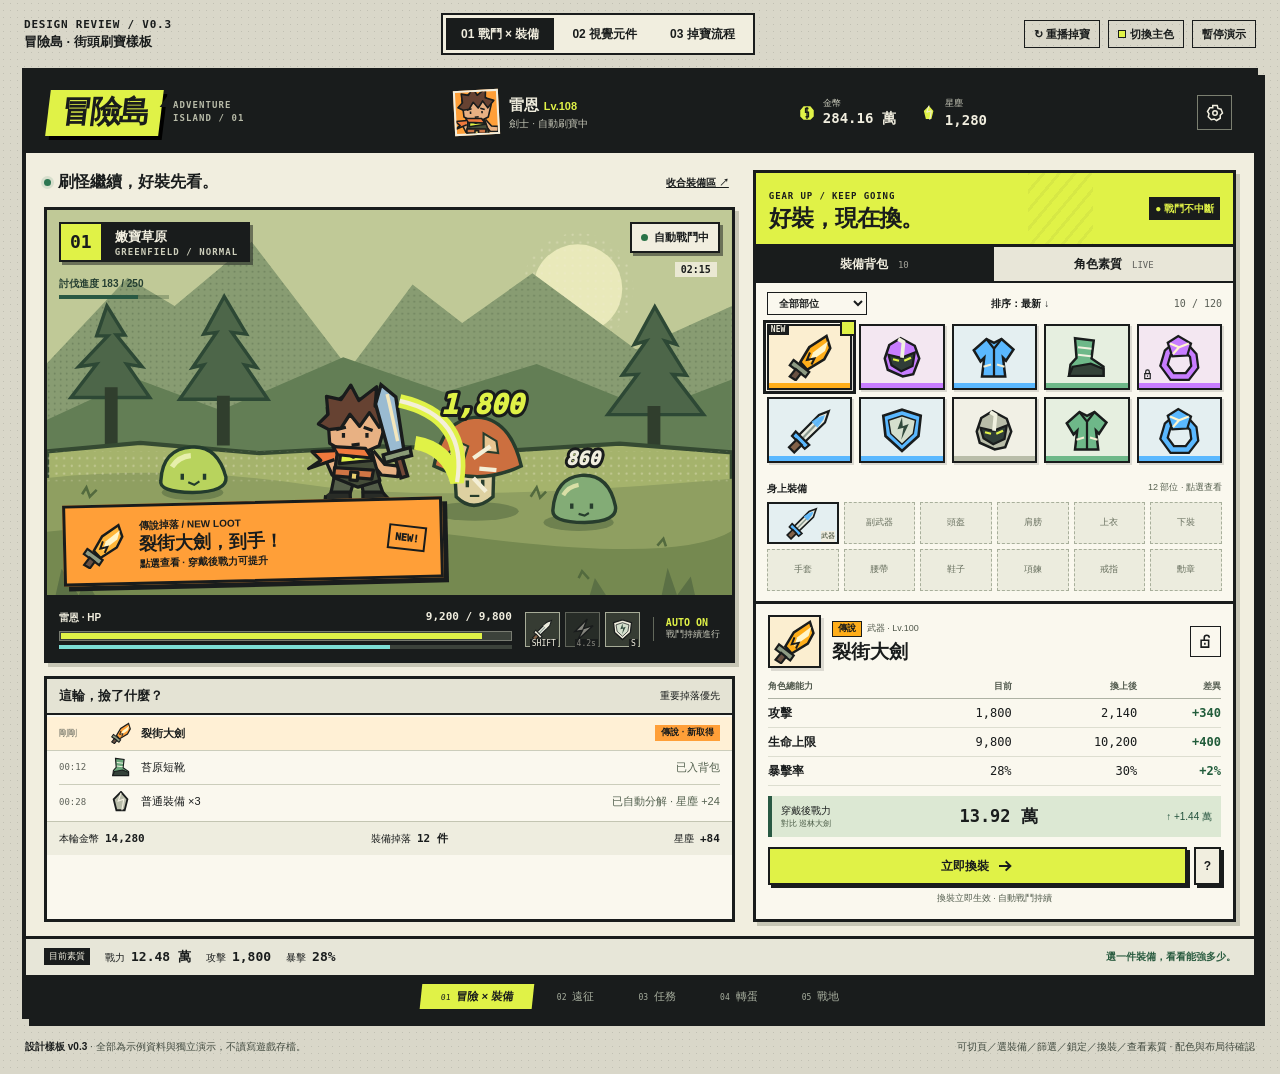
<file: design/mockups/v0.3/index.html>
<!doctype html>
<html lang="zh-Hant">
<head><meta charset="UTF-8"><meta name="viewport" content="width=device-width, initial-scale=1"><title>冒險島 — 街頭刷寶樣板 v0.3</title>
<style>
:root{--ink:#191c1c;--paper:#f1eedf;--muted:#bdbdad;--acid:#e0f247;--orange:#ff9f38;--cyan:#7cddd5;--red:#e74b50;--green:#295943;--line:3px;--mono:'DejaVu Sans Mono','Consolas',monospace;--font:'Noto Sans CJK TC','Microsoft JhengHei','PingFang TC',sans-serif}
*{box-sizing:border-box}body{margin:0;background:#d9d7c9;background-image:radial-gradient(#c1c0b3 .75px,transparent .75px);background-size:7px 7px;color:var(--ink);font:500 14px/1.5 var(--font)}button,select{font:inherit;color:inherit}button{cursor:pointer}button:disabled{cursor:default}button:focus-visible,select:focus-visible,a:focus-visible{outline:3px solid #277e97;outline-offset:4px}button{touch-action:manipulation}a{color:inherit}svg{display:block}button svg{pointer-events:none}.reviewbar{max-width:1552px;margin:auto;display:flex;align-items:center;justify-content:space-between;gap:14px;min-height:68px;padding:10px 24px}.review-id{font:700 11px/1.5 var(--mono);letter-spacing:.07em}.review-id b{display:block;font:800 13px var(--font);letter-spacing:0}.review-tabs{display:flex;background:var(--paper);border:2px solid var(--ink);padding:3px;gap:3px}.review-tabs button{border:0;background:none;padding:7px 15px;font-size:12px;font-weight:800}.review-tabs button.on{background:var(--ink);color:var(--paper)}.review-tools{display:flex;gap:8px}.review-tools button{border:1.5px solid var(--ink);background:transparent;padding:5px 9px;font-size:11px;font-weight:700}.review-tools button:hover{background:var(--paper)}.review-tools .dot{display:inline-block;width:8px;height:8px;background:var(--acid);border:1px solid var(--ink);margin-right:4px}.app{max-width:1504px;margin:0 auto 20px;background:var(--paper);border:4px solid var(--ink);box-shadow:7px 7px 0 var(--ink);overflow:hidden}.topbar{height:81px;background:var(--ink);color:var(--paper);padding:10px 22px;display:flex;align-items:center;justify-content:space-between;gap:18px}.brand{display:flex;align-items:center;gap:12px}.brandmark{position:relative;display:inline-block;background:var(--acid);color:var(--ink);font-size:31px;font-weight:1000;letter-spacing:-2px;line-height:1.15;padding:4px 13px 6px;transform:skew(-7deg);box-shadow:4px 4px 0 #000}.brandmark::after{content:'';position:absolute;right:-6px;top:3px;border-style:solid;border-width:0 0 14px 8px;border-color:transparent transparent var(--ink) transparent}.brand-sub{font:700 9px/1.5 var(--mono);letter-spacing:.12em;color:#b9bca9}.player-chip{display:flex;align-items:center;gap:10px}.portrait{height:45px;width:45px;background:var(--orange);border:2px solid var(--paper);overflow:hidden;transform:rotate(-3deg)}.portrait svg{width:100%;height:100%;transform:scale(1.55) translateY(8%)}.player-chip b{font-size:15px}.player-chip small{display:block;font-size:10px;color:#c6c7b8}.top-res{display:flex;gap:24px}.top-res .res{display:grid;grid-template-columns:18px auto;column-gap:7px;align-items:center}.top-res svg{width:18px;height:18px;color:var(--acid);grid-row:1/3}.top-res b{font:700 14px var(--mono)}.top-res small{font-size:9px;color:#c6c7b8}.settings{background:none;border:1px solid #7b7f70;color:var(--paper);height:35px;width:35px;display:grid;place-items:center}.settings svg{width:18px}.workspace{padding:17px 18px 14px;display:grid;grid-template-columns:minmax(0,1.43fr) minmax(440px,1fr);gap:18px}.leftcol{min-width:0;display:flex;flex-direction:column;gap:13px}.section-cap{display:flex;justify-content:space-between;align-items:center;min-height:24px;font-size:11px;font-weight:800}.section-cap .code{font:700 10px var(--mono);letter-spacing:.08em}.section-cap b{font-size:16px;font-weight:1000}.live-label{display:flex;align-items:center;gap:7px}.live-label i{display:inline-block;width:7px;height:7px;background:#2c7651;box-shadow:0 0 0 3px #2c765122;border-radius:50%}.scene-frame{border:3px solid var(--ink);background:#8d9a65;position:relative;box-shadow:4px 4px 0 #c7c6b5}.battle-view{width:100%;aspect-ratio:16/9;position:relative;overflow:hidden;background:#9aab73}.battle-view>svg{width:100%;height:100%}.area-strip{position:absolute;left:12px;top:12px;display:flex;align-items:stretch;box-shadow:3px 3px 0 #181b1b80}.area-num{background:var(--acid);padding:7px 9px;border:2px solid var(--ink);font:900 18px var(--mono)}.area-name{background:var(--ink);color:var(--paper);padding:5px 12px;font-size:13px;font-weight:900}.area-name small{font:700 9px var(--mono);display:block;color:#cecfbc;letter-spacing:.12em}.autobadge{position:absolute;right:12px;top:12px;border:2px solid var(--ink);background:var(--paper);padding:5px 9px;box-shadow:3px 3px 0 #181b1b80;font-size:11px;font-weight:900;display:flex;align-items:center;gap:6px}.autobadge i{width:7px;height:7px;border-radius:50%;background:#297347}.battle-timer{position:absolute;right:15px;top:52px;font:700 10px var(--mono);background:#f1eedfd9;padding:2px 6px}.target-tag{position:absolute;left:12px;top:66px;font-size:10px;font-weight:800;color:#253f32}.target-track{height:4px;background:#1d392344;width:110px;margin-top:4px}.target-track i{display:block;background:var(--green);width:72%;height:100%}.hero-loop{animation:hero-bob 1.3s ease-in-out infinite}.slime-loop{animation:slime-bob 1.9s ease-in-out infinite}.swing{transform-origin:390px 295px;animation:swing 2.7s ease-in-out infinite}.hit-number{font-family:var(--mono);font-weight:1000;font-style:italic;fill:var(--paper);paint-order:stroke;stroke:#191c1c;stroke-width:7;stroke-linejoin:round;animation:hit-float 2.7s ease-out infinite}.hit-number.crit{fill:var(--acid);font-size:32px}.loot-floor{animation:coin-bob 2s ease-in-out infinite}.battle-hud{border-top:3px solid var(--ink);background:var(--ink);color:var(--paper);padding:9px 12px;display:flex;align-items:center;gap:13px;min-height:65px}.hp-info{flex:1}.hp-label{display:flex;justify-content:space-between;align-items:center;font-size:10px;font-weight:700;margin-bottom:5px}.hp-label b{font-family:var(--mono);font-size:11px}.hp-meter{height:10px;background:#3c423b;border:1px solid #f1eedf55;padding:1px}.hp-meter i{display:block;height:100%;width:93.88%;background:var(--acid);transition:width .25s}.mp-meter{height:4px;margin-top:4px;background:#3c423b}.mp-meter i{display:block;height:100%;width:73%;background:var(--cyan)}.skills{display:flex;gap:5px}.skill{width:35px;height:35px;border:1px solid #a7ac98;display:grid;place-items:center;position:relative;background:#363c33}.skill svg{width:23px;height:23px;color:var(--paper)}.skill span{position:absolute;right:1px;bottom:-2px;background:var(--ink);padding:0 2px;font:8px var(--mono)}.skill.dim{opacity:.5}.auto-status{font:800 10px var(--mono);color:var(--acid);border-left:1px solid #62685b;padding-left:12px}.auto-status small{display:block;color:#c6c7b8;font:9px var(--font)}.loot-toast{position:absolute;left:16px;right:16px;bottom:13px;display:flex;align-items:center;gap:13px;max-width:380px;padding:11px 14px;background:var(--orange);color:var(--ink);border:3px solid var(--ink);box-shadow:5px 5px 0 var(--ink);transform:rotate(-1.4deg);text-align:left;z-index:4}.loot-toast[hidden]{display:none}.loot-toast .item-art{width:46px;height:46px}.loot-toast strong{display:block;font-size:18px;font-weight:1000;line-height:1.3}.loot-toast small{display:block;font-size:10px;font-weight:800}.loot-toast .stamp{margin-left:auto;font:1000 10px var(--mono);border:2px solid var(--ink);padding:5px;transform:rotate(8deg)}.loot-toast.pop{animation:stamp-in .35s ease-out}.loot-section{border:3px solid var(--ink);background:#faf8ee;flex:1;min-height:156px}.loot-head{display:flex;align-items:center;justify-content:space-between;border-bottom:2px solid var(--ink);padding:7px 12px;background:#e4e3d4;gap:8px}.loot-head h3{font-size:13px;font-weight:1000;margin:0}.loot-head small{font-size:10px}.loot-list{padding:2px 12px}.loot-row{display:grid;grid-template-columns:42px 22px 1fr auto;gap:9px;align-items:center;min-height:34px;border-bottom:1px solid #cbcdbb;font-size:11px}.loot-row:last-child{border-bottom:0}.loot-row time{font:9px var(--mono);color:#5e6259}.loot-row svg{width:22px;height:22px}.loot-row strong{font-size:11px}.loot-row .badge{font-size:9px;padding:1px 6px;background:#e2e9d4;font-weight:900}.loot-row.feature{background:#fff0d5;margin:0 -12px;padding:0 12px}.loot-row.feature .badge{background:var(--orange)}.loot-row .minor{color:#53614f}.session-summary{padding:9px 12px;display:flex;justify-content:space-between;font-size:10px;background:#eeeddf;border-top:1px solid #c3c5b2}.session-summary b{font:800 11px var(--mono);margin-left:6px}.manager{border:3px solid var(--ink);background:#faf8ee;box-shadow:4px 4px 0 #c7c6b5;display:flex;flex-direction:column;min-width:0}.manager-title{display:flex;align-items:center;justify-content:space-between;padding:11px 13px;background:var(--acid);border-bottom:3px solid var(--ink)}.manager-title h2{margin:0;font-size:23px;line-height:1.2;font-weight:1000;letter-spacing:-1px}.manager-title small{font:800 9px var(--mono);letter-spacing:.1em}.manager-title .live-bullet{background:var(--ink);color:var(--acid);padding:4px 6px;font-size:10px;font-weight:800}.manager-tabs{display:flex;border-bottom:2px solid var(--ink)}.manager-tabs button{width:50%;border:0;border-right:2px solid var(--ink);padding:8px;background:#e8e6d8;font-size:12px;font-weight:900}.manager-tabs button:last-child{border:0}.manager-tabs button.on{background:var(--ink);color:var(--paper)}.manager-tabs button span{font:9px var(--mono);margin-left:7px;opacity:.65}.bagtools{display:flex;justify-content:space-between;align-items:center;padding:9px 11px;gap:7px;font-size:10px}.bagtools select{min-width:100px;border:1.5px solid var(--ink);background:transparent;padding:4px 7px;font-size:10px;font-weight:700}.bagtools button{background:none;border:0;padding:3px;font-size:10px;font-weight:800}.bag-count{font:10px var(--mono);color:#5a5f56}.bag-grid{display:grid;grid-template-columns:repeat(5,minmax(0,1fr));gap:7px;padding:0 11px 11px;min-height:154px;align-content:start}.gear-tile{height:66px;border:2px solid var(--ink);position:relative;background:var(--tint,#e8e6dc);display:flex;align-items:center;justify-content:center;box-shadow:2px 2px 0 #191c1c22;padding:4px}.gear-tile::after{content:'';height:5px;position:absolute;left:0;right:0;bottom:0;background:var(--rare)}.gear-tile .item-art{width:48px;height:48px}.gear-tile.selected{outline:3px solid var(--ink);outline-offset:1px}.gear-tile.selected::before{content:'';position:absolute;top:-6px;right:-6px;width:12px;height:12px;background:var(--acid);border:2px solid var(--ink);z-index:2}.gear-tile .tile-new{position:absolute;top:-2px;left:-2px;background:var(--ink);color:var(--paper);padding:1px 4px;font:800 8px var(--mono);z-index:1}.gear-tile .tile-up{position:absolute;right:4px;top:2px;font-size:10px;color:var(--ink);font-weight:1000}.gear-tile .tile-lock{position:absolute;left:3px;bottom:8px;z-index:1}.tile-lock{color:var(--ink)}.tile-lock svg{width:11px;height:11px}.gear-tile .tile-eq{position:absolute;top:-2px;left:-2px;background:var(--green);color:white;padding:1px 3px;font-size:8px;z-index:1}.worn-section{padding:0 11px 10px}.worn-head{display:flex;justify-content:space-between;font-size:10px;font-weight:800;padding:3px 0 6px}.worn-head small{font-size:9px;font-weight:500;color:#56604f}.worn-grid{display:grid;grid-template-columns:repeat(6,1fr);gap:5px}.worn-cell{min-width:0;height:42px;border:1.5px dashed #a8af9b;background:#ececde;display:flex;align-items:center;justify-content:center;position:relative;color:#68705f;font-size:9px}.worn-cell.occupied{border:2px solid var(--ink);background:var(--tint);color:var(--rare);cursor:pointer}.worn-cell.selected{box-shadow:0 0 0 2px var(--ink)}.worn-cell .item-art{width:35px;height:35px}.worn-cell .slot-tag{position:absolute;bottom:0;right:2px;font-size:7px;color:#35412e;background:#f1eedfe8}.compare{border-top:3px solid var(--ink);padding:11px 12px 13px;margin-top:auto}.item-heading{display:flex;align-items:center;gap:11px;margin-bottom:9px}.item-heading .iconbox{width:53px;height:53px;border:2px solid var(--ink);background:var(--tint);box-shadow:3px 3px 0 #191c1c22;display:grid;place-items:center;flex:none}.item-heading .item-art{width:45px;height:45px}.item-heading .item-copy{flex:1;min-width:0}.rarity-tag{font-size:9px;font-weight:1000;display:inline-block;background:var(--rare);border:1.5px solid var(--ink);padding:0px 5px;margin-right:5px}.item-heading small{font-size:9px;color:#50584b}.item-heading h3{font-size:19px;font-weight:1000;margin:2px 0 0;line-height:1.4}.lockbtn{width:31px;height:31px;border:1.5px solid var(--ink);background:transparent;display:grid;place-items:center}.lockbtn svg{width:15px;height:15px}.lockbtn[aria-pressed="true"]{background:var(--acid)}.comparison-table{width:100%;border-collapse:collapse;font-size:11px;font-variant-numeric:tabular-nums}.comparison-table th{font-size:9px;font-weight:600;color:#545c50;padding:3px 0 5px;text-align:right;border-bottom:1px solid #aeb2a4}.comparison-table th:first-child{text-align:left}.comparison-table td{padding:5px 0;border-bottom:1px solid #ddded0;text-align:right;font-family:var(--mono);font-size:12px}.comparison-table td:first-child{text-align:left;font-family:var(--font);font-weight:700}.positive{color:#215c3a;font-weight:900}.negative{color:#a52637;font-weight:900}.delta-band{margin-top:10px;padding:7px 9px;display:flex;align-items:center;justify-content:space-between;background:#dce8d3;border-left:4px solid var(--green);font-size:10px;gap:5px}.delta-band strong{font:900 17px var(--mono)}.delta-band .big-delta{color:#23523c}.delta-band small{display:block;font-size:8px;color:#4b5c47}.action-row{display:flex;gap:7px;margin-top:10px}.btn{border:2px solid var(--ink);background:var(--paper);box-shadow:3px 3px 0 var(--ink);padding:8px 12px;font-weight:900;font-size:12px;display:inline-flex;align-items:center;justify-content:center;gap:8px;transition:transform .08s,box-shadow .08s}.btn:hover:not(:disabled){transform:translate(-1px,-1px);box-shadow:4px 4px 0 var(--ink)}.btn:active:not(:disabled){transform:translate(3px,3px);box-shadow:0 0 0 var(--ink)}.btn.primary{background:var(--acid)}.btn.danger{background:var(--red);color:var(--ink)}.btn:disabled{background:#d4d6c8;color:#62695b;box-shadow:none}.action-row .btn{flex:1}.action-row .btn.icon-only{flex:0;width:39px;padding:8px}.btn svg{width:16px;height:16px}.equip-note{font-size:9px;text-align:center;margin:7px 0 0;color:#535d4e}.stats-pane{padding:16px 15px;flex:1;display:flex;flex-direction:column;gap:14px}.stats-pane[hidden],.bag-pane[hidden]{display:none}.bag-pane{display:flex;flex-direction:column;flex:1}.power-poster{background:var(--ink);color:var(--paper);padding:15px;border:2px solid var(--ink);position:relative;overflow:hidden}.power-poster::after{content:'+';position:absolute;right:10px;top:-23px;font:900 115px var(--mono);color:#e0f24715}.power-poster label{font-size:10px;color:var(--acid);letter-spacing:.1em}.power-poster strong{display:block;font:900 37px/1.3 var(--mono);letter-spacing:-1px}.power-poster small{font-size:10px;color:#c6c7b8}.stat-group h4{margin:0 0 5px;display:flex;justify-content:space-between;font-size:12px;border-bottom:2px solid var(--ink);padding-bottom:5px}.stat-group h4 span{font:9px var(--mono);opacity:.55}.stat-line{display:flex;justify-content:space-between;font-size:12px;padding:5px 0;border-bottom:1px solid #d8d9c9}.stat-line b{font-family:var(--mono)}.source-note{font-size:10px;line-height:1.9;background:#e5e7d9;padding:10px;margin-top:auto;border-left:3px solid var(--ink)}.stats-entry{display:flex;align-items:center;gap:15px;background:#e7e6d8;border-top:3px solid var(--ink);padding:9px 18px;font-size:10px}.stats-entry b{font:800 13px var(--mono);margin-left:6px}.stats-entry .cp-label{background:var(--ink);color:var(--paper);padding:2px 5px;font-size:9px}.stats-entry .change-hint{margin-left:auto;color:#295b3f;font-size:10px;font-weight:800;min-height:16px}.bottom-nav{display:flex;justify-content:center;gap:4px;background:var(--ink);padding:7px 14px;color:var(--paper);border-top:2px solid var(--ink)}.bottom-nav .nav-label{padding:4px 20px;font-size:11px;color:#a8af9f}.bottom-nav .nav-label.active{background:var(--acid);color:var(--ink);font-weight:900;transform:skew(-6deg)}.bottom-nav .nav-label small{font:8px var(--mono);margin-right:6px}.page{display:none}.page.active{display:block}.design-foot{max-width:1504px;margin:8px auto 20px;padding:0 3px;display:flex;justify-content:space-between;font-size:10px;color:#424b40}.design-foot b{color:var(--ink)}.snack{position:fixed;bottom:28px;left:50%;transform:translateX(-50%);background:var(--ink);color:var(--paper);padding:12px 22px;border:3px solid var(--acid);box-shadow:5px 5px 0 var(--ink);font-size:13px;font-weight:900;z-index:30;pointer-events:none}.snack[hidden]{display:none}.illustration-label{position:absolute;left:12px;bottom:9px;font-size:8px;color:#29392dcc;letter-spacing:.08em;pointer-events:none}
/* review boards */
.board{max-width:1504px;margin:0 auto 20px;border:4px solid var(--ink);background:var(--paper);box-shadow:7px 7px 0 var(--ink);padding:27px 30px}.board-title{display:flex;justify-content:space-between;align-items:flex-end;border-bottom:4px solid var(--ink);padding-bottom:20px;margin-bottom:22px}.board-title .eyebrow{font:800 11px var(--mono);letter-spacing:.12em}.board-title h1{font-size:48px;font-weight:1000;line-height:1.25;margin:8px 0 0;letter-spacing:-2px}.board-title h1 em{font-style:normal;background:var(--acid);padding:0 8px;display:inline-block;transform:rotate(-2deg)}.board-title p{font-size:12px;margin:0;max-width:330px;line-height:1.9}.board-grid{display:grid;grid-template-columns:1.05fr 1fr 1fr;gap:20px}.spec-card{border:3px solid var(--ink);background:#faf8ee;box-shadow:4px 4px 0 #c7c6b5;min-width:0}.manager-title{position:relative;overflow:hidden}.manager-title::after{content:"";position:absolute;right:140px;top:-16px;width:65px;height:100px;background:repeating-linear-gradient(130deg,transparent 0 9px,#191c1c0c 9px 12px);pointer-events:none}.spec-card .spec-head{padding:8px 12px;background:var(--ink);color:var(--paper);font-size:12px;font-weight:900;display:flex;justify-content:space-between}.spec-head span{font:9px var(--mono);color:#b8bfab}.spec-body{padding:15px}.palette{display:flex;gap:6px}.swatch{flex:1;min-width:0}.swatch i{display:block;height:70px;border:2px solid var(--ink);box-shadow:2px 2px 0 var(--ink);background:var(--c)}.swatch b{font-size:9px;display:block;margin-top:8px}.swatch code{font:8px var(--mono)}.spec-desc{font-size:10px;line-height:1.9;margin:12px 0 0;color:#4c5549}.type-display{font-size:36px;letter-spacing:-2px;font-weight:1000;line-height:1.5;transform:skew(-5deg)}.type-display em{font-style:normal;-webkit-text-stroke:1.5px var(--ink);color:var(--acid);text-shadow:3px 3px 0 var(--ink)}.type-number{font:900 29px/1.5 var(--mono);letter-spacing:-1px}.type-body{border-top:1px solid #c7cab8;padding-top:10px;font-size:12px}.button-matrix{display:grid;grid-template-columns:1fr 1fr;gap:12px}.rarity-board{display:grid;grid-template-columns:repeat(4,minmax(0,1fr));gap:11px}.rarity-sample{font-size:10px;text-align:center}.rarity-sample .gear-tile{height:59px;cursor:default;width:100%;margin-bottom:5px}.rarity-sample:last-child .gear-tile{background:var(--acid)}.spec-card.wide{grid-column:span 2}.status-row{display:flex;gap:12px;align-items:center;flex-wrap:wrap}.status-chip{font-size:10px;font-weight:900;background:var(--acid);border:2px solid var(--ink);padding:4px 7px;box-shadow:2px 2px 0 var(--ink)}.status-chip.warn{background:#ffb7ac}.status-chip.neutral{background:#e2e4d4}.tooltip-sample{background:var(--ink);color:var(--paper);padding:11px 13px;border:2px solid var(--ink);position:relative;margin-top:18px;font-size:11px;box-shadow:4px 4px 0 #b6bea4;max-width:370px}.tooltip-sample::before{content:'';position:absolute;top:-9px;left:20px;width:14px;height:14px;background:var(--ink);transform:rotate(45deg)}.tooltip-sample b{color:var(--acid);display:block;margin-bottom:4px}.loot-sample{border:3px solid var(--ink);background:var(--orange);padding:15px;box-shadow:5px 5px 0 var(--ink);transform:rotate(-2deg);margin:12px 6px 16px;display:flex;align-items:center;gap:15px}.loot-sample .item-art{width:55px;height:55px}.loot-sample b{font-weight:1000;font-size:24px;display:block;line-height:1.35}.loot-sample small{font-size:11px}.mini-rules{display:grid;grid-template-columns:repeat(3,1fr);gap:10px;border-top:3px solid var(--ink);margin-top:24px;padding-top:13px;font-size:11px}.mini-rules b{display:block;margin-bottom:3px;font-size:12px}.flow-grid{display:grid;grid-template-columns:repeat(2,minmax(0,1fr));gap:22px}.flow-card{border:3px solid var(--ink);box-shadow:4px 4px 0 var(--ink);background:#faf8ee;display:grid;grid-template-columns:72px 1fr;min-height:265px}.flow-num{border-right:3px solid var(--ink);background:var(--acid);font:1000 37px var(--mono);padding:14px 7px;writing-mode:vertical-rl;line-height:1.3}.flow-content{padding:17px 20px}.flow-content h2{font-size:19px;margin:0 0 5px;font-weight:1000}.flow-content p{font-size:11px;margin:0 0 12px;color:#53604e}.flow-item{display:flex;align-items:center;gap:15px;border:2px solid var(--ink);background:var(--orange);padding:12px;box-shadow:3px 3px 0 var(--ink)}.flow-item .item-art{width:55px;height:55px}.flow-item strong{font-size:22px;font-weight:1000;display:block}.flow-item small{font-size:10px}.flow-card .comparison-table td,.flow-card .comparison-table th{font-size:11px;padding:6px 0}.flow-equip{background:var(--ink);color:var(--paper);padding:13px;display:flex;justify-content:space-between;align-items:center}.flow-equip svg{width:37px;height:37px;color:var(--acid)}.flow-equip b{font-size:19px;color:var(--acid)}.flow-metrics{display:flex;gap:20px;margin-top:14px}.flow-metrics small{display:block;font-size:9px;color:#53604e}.flow-metrics strong{font:900 20px var(--mono)}.flow-checks{display:flex;gap:7px;flex-wrap:wrap;margin-top:14px}.flow-checks span{font-size:10px;font-weight:900;padding:4px 7px;border:1.5px solid var(--ink);background:#dde9d1}.flow-cta{display:flex;justify-content:space-between;align-items:center;border-top:3px solid var(--ink);padding-top:17px;margin-top:24px}.flow-cta p{font-size:12px;margin:0}.modal-overlay{position:fixed;inset:0;background:#10181099;z-index:40;display:grid;place-items:center;padding:20px}.modal-overlay[hidden]{display:none}.modal-card{max-width:460px;width:100%;background:var(--paper);border:4px solid var(--ink);padding:24px;box-shadow:8px 8px 0 var(--ink)}.modal-card h2{margin:0 0 12px;font-size:24px}.modal-card p{font-size:13px;line-height:1.9}.modal-card .btn{width:100%;margin-top:12px}.frozen *{animation-play-state:paused!important}.compact-mode .workspace{grid-template-columns:1fr}.compact-mode .manager{display:none}.compact-mode .leftcol{max-width:1040px;width:100%;margin:auto}.compact-mode .loot-section{min-height:130px}
@keyframes hero-bob{0%,100%{transform:translateY(0)}50%{transform:translateY(-3px)}}@keyframes slime-bob{0%,100%{transform:translateY(0)}50%{transform:translateY(-5px)}}@keyframes swing{0%,70%,100%{opacity:0}75%,86%{opacity:.9}90%{opacity:0}}@keyframes hit-float{0%,68%{opacity:0;transform:translateY(10px)}72%{opacity:1;transform:translateY(2px)}96%,100%{opacity:0;transform:translateY(-18px)}}@keyframes coin-bob{0%,100%{transform:translateY(0)}50%{transform:translateY(-3px)}}@keyframes stamp-in{0%{transform:rotate(-6deg) scale(1.13);opacity:0}80%{transform:rotate(-1deg) scale(.98);opacity:1}100%{transform:rotate(-1.4deg) scale(1)}}
@media(min-width:1560px){.workspace{grid-template-columns:minmax(0,1.5fr) minmax(465px,1fr)}}
@media(max-width:1550px){.app,.board,.design-foot{margin-left:22px;margin-right:22px}}
@media(max-width:1250px){.top-res{gap:13px}.brand-sub{display:none}.workspace{grid-template-columns:minmax(0,1.25fr) minmax(410px,1fr);gap:13px;padding:13px}.loot-toast{max-width:340px;padding:8px 10px}.loot-toast strong{font-size:16px}.topbar{height:72px}.manager-title h2{font-size:21px}.skills .skill{width:29px;height:30px}.reviewbar{gap:8px}.review-id{font-size:9px}.review-tabs button{padding:7px 10px}.board-title h1{font-size:40px}.board{padding:24px}.board-grid{gap:14px}}
@media(max-width:1000px){.reviewbar{flex-wrap:wrap;padding:10px 15px}.review-tabs{order:3;width:100%;justify-content:center}.app,.board,.design-foot{margin-left:12px;margin-right:12px}.workspace{grid-template-columns:minmax(0,1fr)}.leftcol{max-width:none}.manager{max-width:none}.bag-grid{grid-template-columns:repeat(5,1fr)}.gear-tile{height:80px}.top-res .res:last-child{display:none}.stats-entry{flex-wrap:wrap;gap:9px}.bottom-nav .nav-label{padding:5px 8px}.board-grid{grid-template-columns:1fr 1fr}.spec-card.wide{grid-column:span 1}.board-title{align-items:flex-start;gap:20px}.board-title p{max-width:260px}.flow-grid{grid-template-columns:1fr}.flow-card{min-height:240px}.board-title h1{font-size:34px}}
@media(max-width:620px){.topbar{padding:10px;gap:9px}.brandmark{font-size:24px}.player-chip{display:none}.top-res{gap:5px}.top-res b{font-size:11px}.section-cap .code{font-size:8px}.board-grid{grid-template-columns:1fr}.board-title{display:block}.board-title p{margin-top:15px;max-width:none}.mini-rules{grid-template-columns:1fr}.flow-cta{gap:15px;flex-direction:column;align-items:flex-start}.design-foot{display:block}.review-tools{gap:5px}.review-tools button{font-size:10px}.skills{gap:3px}.skills .skill{width:27px}.auto-status{display:none}.loot-toast{max-width:270px;gap:7px}.loot-toast strong{font-size:14px}.loot-toast .item-art{width:34px;height:34px}.loot-toast .stamp{font-size:8px}.target-tag{top:60px}.board{padding:18px}.flow-content{padding:15px}.flow-card{grid-template-columns:48px 1fr}.flow-num{font-size:26px}.brand-sub{display:none}}
@media(prefers-reduced-motion:reduce){*{animation:none!important;scroll-behavior:auto!important}}
</style></head>
<body>
<svg xmlns="http://www.w3.org/2000/svg" style="position:absolute;width:0;height:0;overflow:hidden" aria-hidden="true"><defs>
<symbol id="i-arrow" viewBox="0 0 24 24"><path d="M3 12h17M13 5l7 7-7 7" fill="none" stroke="currentColor" stroke-width="3" stroke-linejoin="miter"/></symbol>
<symbol id="i-check" viewBox="0 0 24 24"><path d="m4 12 5 5L20 5" fill="none" stroke="currentColor" stroke-width="3.4"/></symbol>
<symbol id="i-lock" viewBox="0 0 24 24"><path d="M6 10h12v11H6zM8 10V6a4 4 0 0 1 8 0v4" fill="none" stroke="currentColor" stroke-width="2.5"/><path d="M12 14v3" stroke="currentColor" stroke-width="2.5"/></symbol>
<symbol id="i-unlock" viewBox="0 0 24 24"><path d="M5 10h12v11H5zM10 10V6a4 4 0 0 1 8 0" fill="none" stroke="currentColor" stroke-width="2.5"/><path d="M11 14v3" stroke="currentColor" stroke-width="2.5"/></symbol>
<symbol id="i-coin" viewBox="0 0 24 24"><path d="m7 2 10 0 5 6v9l-5 5H7l-5-5V8z" fill="currentColor" stroke="#191c1c" stroke-width="2"/><path d="M14 6h-4v5h4v6h-4M12 4v16" fill="none" stroke="#191c1c" stroke-width="1.7"/></symbol>
<symbol id="i-star" viewBox="0 0 24 24"><path d="m12 1 3.7 7.1 7.8 1.2-5.7 5.6 1.3 8-7.1-3.8L5 23l1.3-8.1L.6 9.3l7.8-1.2z" fill="currentColor" stroke="#191c1c" stroke-width="2"/></symbol>
<symbol id="i-gear" viewBox="0 0 24 24"><path d="m9 2 6 0 1 4 4 1 2 5-3 3v4l-5 3-3-2-4 1-4-4 1-4-2-3 3-5 4 0z" fill="none" stroke="currentColor" stroke-width="2"/><circle cx="12" cy="12" r="3" fill="none" stroke="currentColor" stroke-width="2"/></symbol>
<symbol id="i-sword" viewBox="0 0 64 64"><path d="m15 41 29-29L57 7l-5 15-28 27z" fill="#e9ece0" stroke="#191c1c" stroke-width="3"/><path d="m22 43 27-28" fill="none" stroke="#8d9c92" stroke-width="3"/><path d="m13 34 18 18-6 5L8 40z" fill="currentColor" stroke="#191c1c" stroke-width="3"/><path d="m14 45 7 7-10 10-7-7z" fill="#826249" stroke="#191c1c" stroke-width="3"/><path d="m34 21 8 8 8-11 2-6-9 3z" fill="currentColor" opacity=".9"/></symbol>
<symbol id="i-cleaver" viewBox="0 0 64 64"><path d="m19 39 12-20L54 4l5 16-8 15-23 14z" fill="currentColor" stroke="#191c1c" stroke-width="3.5"/><path d="m31 39 21-15 4-13-20 15z" fill="#fff5c9"/><path d="m32 26-4 10 10-2-4 8" fill="none" stroke="#191c1c" stroke-width="2.7"/><path d="m10 36 21 16-5 7L5 43z" fill="#8e9b83" stroke="#191c1c" stroke-width="3"/><path d="m13 48 7 6-7 9-8-5z" fill="#6a5142" stroke="#191c1c" stroke-width="3"/></symbol>
<symbol id="i-helmet" viewBox="0 0 64 64"><path d="M9 34 15 16 30 7l19 10 6 17-8 21-14 3-20-9z" fill="currentColor" stroke="#191c1c" stroke-width="3.3"/><path d="m14 29 17 4 18-7-3 18-15 7-13-8z" fill="#303d38" stroke="#191c1c" stroke-width="3"/><path d="m27 8 7 4-2 21" fill="none" stroke="#f0f1df" stroke-width="5"/><path d="m20 35 8 2m7 0 9-4" stroke="#e0f247" stroke-width="3"/></symbol>
<symbol id="i-coat" viewBox="0 0 64 64"><path d="m22 8 10 5 10-5 16 14-10 15-4-4 3 25H16l3-25-5 5L5 23z" fill="currentColor" stroke="#191c1c" stroke-width="3.3"/><path d="m22 8 10 13L42 8M32 21v37" fill="none" stroke="#191c1c" stroke-width="3"/><path d="m18 45 10-3m8 0 10 3" stroke="#f5f0d4" stroke-width="3"/></symbol>
<symbol id="i-boots" viewBox="0 0 64 64"><path d="m16 7 25 3-3 24 16 11v12H8l2-15 8-9z" fill="currentColor" stroke="#191c1c" stroke-width="3.3"/><path d="m13 45 24-4 17 7v9H8z" fill="#344239" stroke="#191c1c" stroke-width="3"/><path d="m20 19 18 2m-18 8 17 2" stroke="#f0f1df" stroke-width="3"/></symbol>
<symbol id="i-ring" viewBox="0 0 64 64"><path d="m17 26 8-7 17 1 9 10 2 15-10 13H23L12 43z" fill="none" stroke="#191c1c" stroke-width="12"/><path d="m17 26 8-7 17 1 9 10 2 15-10 13H23L12 43z" fill="none" stroke="currentColor" stroke-width="6"/><path d="m17 13 14-9 17 10-5 16-20 1z" fill="currentColor" stroke="#191c1c" stroke-width="3"/><path d="m20 14 12 5 13-5M32 19l-8 9" fill="none" stroke="#fff5ce" stroke-width="3"/></symbol>
<symbol id="i-shield" viewBox="0 0 64 64"><path d="m7 13 25-8 25 8-3 27-22 20L10 40z" fill="currentColor" stroke="#191c1c" stroke-width="3.5"/><path d="m14 19 18-6 18 6-3 18-15 14-15-14z" fill="#d4dfcd" stroke="#191c1c" stroke-width="2"/><path d="m32 15-6 16 8-2-3 16 10-21-8 3z" fill="#314b3d"/></symbol>
<symbol id="i-skill" viewBox="0 0 24 24"><path d="m17 1-13 13 8-1-5 10L23 8l-10 3z" fill="currentColor" stroke="#191c1c" stroke-width="1.5"/></symbol>
<symbol id="i-dust" viewBox="0 0 24 24"><path d="m12 1 7 8-3 12H7L4 9z" fill="currentColor" stroke="#191c1c" stroke-width="2"/><path d="m12 2-3 9 6-2-2 12" fill="none" stroke="#f1eedf" stroke-width="1.3"/></symbol>
<symbol id="hero" viewBox="0 0 130 160"><g stroke="#191c1c" stroke-width="4" stroke-linejoin="round"><path d="m39 116-5 25 23 2 7-23m7-2 4 23 24-2-9-26" fill="#555f4a"/><path d="m33 137 25 0 1 13H27l1-9m46-4h24l11 12H74z" fill="#292c27"/><path d="m43 82-14 18 7 16 15-9m36-21 14 17 17 2-1 13-20-2-13-16" fill="#e7b183"/><path d="m44 77 38 0 13 46-27 8-30-12z" fill="#454d39"/><path d="m47 85 31 0 8 13-41 4z" fill="#e0f247"/><path d="m39 107 48 3-2 11-47-4z" fill="#cf7545"/><path d="m30 33 21-15 36 8 16 23-9 31-32 14-29-17z" fill="#e8b183"/><path d="m32 60-13-7 12-12-2-22 18 4L59 5l10 19L91 7l-2 24 21 8-16 18-12-18-12 17-12-15-11 17z" fill="#664232"/><path d="m41 60 12-3m22 0 11 4" fill="none"/><path d="M50 64v6m29-6v6"/><path d="m60 79 10-1"/><path d="m37 81 40 2 8 12-42-4z" fill="#ef793d"/><path d="m40 86-29 1 11 11-15 10 32-11" fill="#ef793d"/><path d="m59 112 9 1-1 10-9-1z" fill="#e9cf70"/></g></symbol>
</defs></svg>
<header class="reviewbar"><div class="review-id">DESIGN REVIEW / V0.3<b>冒險島 · 街頭刷寶樣板</b></div><nav class="review-tabs" aria-label="樣板頁面"><button data-page="game" class="on">01 戰鬥 × 裝備</button><button data-page="kit">02 視覺元件</button><button data-page="flow">03 掉寶流程</button></nav><div class="review-tools"><button id="replay">↻ 重播掉寶</button><button id="theme" title="比較主色：酸黃／橘色"><i class="dot"></i>切換主色</button><button id="motion" aria-pressed="false">暫停演示</button></div></header>
<main>
<section class="page active" id="page-game" aria-label="戰鬥與裝備樣板">
<div class="app" id="app"><header class="topbar"><div class="brand"><div class="brandmark">冒險島</div><div class="brand-sub">ADVENTURE<br>ISLAND / 01</div></div><div class="player-chip"><div class="portrait"><svg><use href="#hero"/></svg></div><div><b>雷恩 <span style="color:var(--acid);font-size:11px">Lv.108</span></b><small>劍士 · 自動刷寶中</small></div></div><div class="top-res"><div class="res"><svg><use href="#i-coin"/></svg><small>金幣</small><b>284.16 萬</b></div><div class="res"><svg><use href="#i-dust"/></svg><small>星塵</small><b>1,280</b></div></div><button class="settings" id="helpbtn" aria-label="樣板說明"><svg><use href="#i-gear"/></svg></button></header>
<div class="workspace"><div class="leftcol"><div class="section-cap"><div class="live-label"><i></i><b>刷怪繼續，好裝先看。</b></div><button id="toggle-manager" style="border:0;background:none;font-size:10px;font-weight:900;text-decoration:underline">收合裝備區 ↗</button></div>
<div class="scene-frame"><div class="battle-view">
<svg viewBox="0 0 800 450" role="img" aria-label="街頭漫畫風草原戰鬥示意，劍士與蘑菇、史萊姆"><defs><pattern id="halftone" width="7" height="7" patternUnits="userSpaceOnUse"><circle cx="2" cy="2" r="1.15" fill="#324830" opacity=".28"/></pattern><pattern id="halftone-light" width="9" height="9" patternUnits="userSpaceOnUse"><circle cx="2" cy="2" r="1.3" fill="#f0ead0" opacity=".4"/></pattern></defs>
<path fill="#c0c997" d="M0 0h800v450H0z"/><circle cx="620" cy="92" r="52" fill="#e9e9ba"/><circle cx="620" cy="92" r="65" fill="url(#halftone-light)"/>
<path d="m0 179 94-100 55 33 90-75 114 149 74-99 58 45 82-58 121 89 112-51v224H0z" fill="#889c72"/><path d="m0 179 94-100 55 33 90-75 114 149 74-99 58 45 82-58 121 89 112-51v224H0z" fill="url(#halftone)"/>
<path d="m0 245 104-48 99 37 143-62 118 41 108-33 134 54 94-36v208H0z" fill="#637e55"/>
<g fill="#4d6649" stroke="#2d4835" stroke-width="4"><path d="M70 112 58 147 71 147 37 183 58 180 28 219H120L93 180 111 183 81 146 91 146z"/><path d="M207 101 183 145 198 143 170 184 183 181 155 221H258l-27-40 14 3-29-41 17 2z"/><path d="m710 113-24 44 14-4-28 40 18-1-35 47h112l-36-47 16 1-25-40 13 4z"/></g>
<path d="M75 207v72m131-62v58m503-46v58" stroke="#303e2d" stroke-width="15"/>
<path d="m0 282 109-10 139 12 144-8 147 5 130-8 131 10v167H0z" fill="#a5b36c" stroke="#354a32" stroke-width="5"/><path d="M0 313q150-15 305 8t495-7v136H0z" fill="#8f9f61"/><path d="M0 376q240-28 488 5t312-6v75H0z" fill="#758950"/><path d="M0 282h800v35H0z" fill="url(#halftone-light)"/>
<g stroke="#536a3e" stroke-width="3" fill="none"><path d="m41 332 5-8 4 11 8-8m126 47 4-11 8 13m369-41 7-11 4 12 7-7m130 63 7-8 3 9M71 417l6-8 6 11m251-36 5-12 6 14m276 44 4-8 8 9"/></g>
<g fill="#485d3b" opacity=".45"><ellipse cx="350" cy="353" rx="54" ry="13"/><ellipse cx="500" cy="352" rx="51" ry="11"/><ellipse cx="621" cy="365" rx="41" ry="10"/><ellipse cx="170" cy="330" rx="36" ry="9"/></g>
<g class="slime-loop"><path d="M133 316q2-37 36-39 30-2 40 35 2 17-39 18-40-1-37-14z" fill="#b8d35d" stroke="#233c2d" stroke-width="4"/><path d="M146 300q8-12 22-13" fill="none" stroke="#e7efab" stroke-width="6"/><path d="M158 308v7m26-7v7" stroke="#233c2d" stroke-width="4"/><path d="m165 318 7 3 6-4" fill="none" stroke="#233c2d" stroke-width="2.5"/></g>
<g class="hero-loop"><use href="#hero" x="299" y="197" width="123" height="157"/><g id="held-weapon" transform="translate(391 265) rotate(-24)"><path d="m0 22 9-60 15-18 10 20-17 62z" fill="#9abbd1" stroke="#191c1c" stroke-width="4"/><path d="m15 12 9-44 2-11" fill="none" stroke="#f4e7bc" stroke-width="4"/><path d="m-7 20 32 5-2 9-32-5z" fill="#8a9b77" stroke="#191c1c" stroke-width="4"/><path d="m4 31 8 1-3 22-8-1z" fill="#734938" stroke="#191c1c" stroke-width="4"/></g></g>
<g class="slime-loop" style="animation-delay:-.6s"><path d="m476 300 2 35q20 20 43 0l1-35z" fill="#ded1a1" stroke="#273d2d" stroke-width="4"/><path d="M452 299q10-55 49-57 40 1 53 57-52 25-102 0z" fill="#cc6f3f" stroke="#273d2d" stroke-width="4"/><path d="m468 285 13-14 11 5-5 16zm42-24 15 9 2 14-17-2z" fill="#e7c590" stroke="#273d2d" stroke-width="2.5"/><path d="M491 316v8m18-9v8" stroke="#273d2d" stroke-width="4"/><path d="m494 334 11 0" stroke="#273d2d" stroke-width="2.5"/></g>
<g class="slime-loop" style="animation-delay:-1.2s"><path d="M591 350q3-37 33-40 32-2 40 36 3 18-36 19-39 0-37-15z" fill="#83ac76" stroke="#273d2d" stroke-width="4"/><path d="M603 333q6-10 18-12" fill="none" stroke="#d9dfa6" stroke-width="5"/><path d="M613 343v6m23-6v6" stroke="#273d2d" stroke-width="4"/><path d="m621 355 7 2 5-3" fill="none" stroke="#273d2d" stroke-width="2.5"/></g>
<g class="swing" fill="none"><path d="M412 223q80 18 67 95-11-40-49-46" stroke="#e0f247" stroke-width="16"/><path d="M412 223q80 18 67 95" stroke="#f4efd7" stroke-width="5"/><path d="m498 290 20-14m-13 26 20 2m-27 9 15 16" stroke="#f4efd7" stroke-width="5"/></g>
<text id="damage-primary" class="hit-number crit" x="460" y="238" font-size="32">1,800</text><text class="hit-number" style="animation-delay:1.1s" x="606" y="298" font-size="22">860</text>
<g class="loot-floor" fill="#e7d775" stroke="#24372b" stroke-width="3"><ellipse cx="430" cy="350" rx="7" ry="11"/><path d="M430 344v12"/><ellipse cx="452" cy="366" rx="7" ry="11"/><path d="M452 360v12"/></g>
<g fill="#364d36" opacity=".4"><path d="m10 450 7-31 20 31 8-19 11 19m662 0 7-32 11 32 16-22 5 22m-123 0 6-20 13 20"/></g>
</svg>
<div class="area-strip"><div class="area-num">01</div><div class="area-name">嫩寶草原<small>GREENFIELD / NORMAL</small></div></div><div class="autobadge"><i></i>自動戰鬥中</div><div class="battle-timer" id="clock">02:14</div><div class="target-tag">討伐進度 <b id="kills">183</b> / 250<div class="target-track"><i></i></div></div>
<button class="loot-toast pop" id="drop-toast"><svg class="item-art" style="color:#ffb539"><use href="#i-cleaver"/></svg><span><small>傳說掉落 / NEW LOOT</small><strong>裂街大劍，到手！</strong><small>點選查看 · 穿戴後戰力可提升</small></span><span class="stamp">NEW!</span></button>
</div><div class="battle-hud"><div class="hp-info"><div class="hp-label"><span>雷恩 · HP</span><b id="hp-text">9,200 / 9,800</b></div><div class="hp-meter"><i id="hp-bar"></i></div><div class="mp-meter"><i></i></div></div><div class="skills" aria-label="技能狀態示意"><div class="skill"><svg><use href="#i-sword"/></svg><span>SHIFT</span></div><div class="skill dim"><svg><use href="#i-skill"/></svg><span>4.2s</span></div><div class="skill"><svg><use href="#i-shield"/></svg><span>S</span></div></div><div class="auto-status">AUTO ON<small>戰鬥持續進行</small></div></div></div>
<section class="loot-section"><div class="loot-head"><h3>這輪，撿了什麼？</h3><small>重要掉落優先</small></div><div class="loot-list" id="loot-list"><div class="loot-row feature"><time>剛剛</time><svg style="color:#ff9f38"><use href="#i-cleaver"/></svg><strong>裂街大劍</strong><span class="badge" id="loot-state">傳說 · 新取得</span></div><div class="loot-row"><time>00:12</time><svg style="color:#6ba77b"><use href="#i-boots"/></svg><span>苔原短靴</span><span class="minor">已入背包</span></div><div class="loot-row"><time>00:28</time><svg style="color:#b8bca9"><use href="#i-dust"/></svg><span>普通裝備 ×3</span><span class="minor">已自動分解 · 星塵 +24</span></div></div><div class="session-summary"><span>本輪金幣<b>14,280</b></span><span>裝備掉落<b>12 件</b></span><span>星塵<b>+84</b></span></div></section></div>
<aside class="manager" aria-label="裝備管理"><div class="manager-title"><div><small>GEAR UP / KEEP GOING</small><h2>好裝，現在換。</h2></div><span class="live-bullet">● 戰鬥不中斷</span></div><div class="manager-tabs"><button data-tab="bag" class="on">裝備背包 <span id="bag-tab-count">10</span></button><button data-tab="stats">角色素質 <span>LIVE</span></button></div><div class="bag-pane" id="bag-pane"><div class="bagtools"><select id="filter" aria-label="裝備部位篩選"><option value="all">全部部位</option><option value="weapon">武器</option><option value="armor">防具</option><option value="accessory">飾品</option></select><button id="sort">排序：最新 ↓</button><span class="bag-count" id="bag-count">10 / 120</span></div><div class="bag-grid" id="bag-grid"></div><div class="worn-section"><div class="worn-head"><span>身上裝備</span><small>12 部位 · 點選查看</small></div><div class="worn-grid" id="worn-grid"></div></div><div class="compare" id="compare"></div></div><div class="stats-pane" id="stats-pane" hidden></div></aside></div>
<div class="stats-entry"><span class="cp-label">目前素質</span><span>戰力<b id="summary-cp">12.48 萬</b></span><span>攻擊<b id="summary-atk">1,800</b></span><span>暴擊<b id="summary-cr">28%</b></span><span class="change-hint" id="change-hint">選一件裝備，看看能強多少。</span></div><div class="bottom-nav" aria-label="導航外觀示意"><span class="nav-label active"><small>01</small>冒險 × 裝備</span><span class="nav-label"><small>02</small>遠征</span><span class="nav-label"><small>03</small>任務</span><span class="nav-label"><small>04</small>轉蛋</span><span class="nav-label"><small>05</small>戰地</span></div></div>
</section>
<section class="page" id="page-kit" aria-label="視覺元件板"><div class="board"><div class="board-title"><div><div class="eyebrow">02 / VISUAL LANGUAGE</div><h1>粗框。硬影。<br><em>好裝備，要有戲。</em></h1></div><p>2D 街頭漫畫 × 自動刷寶<br>表現力留給標題與掉寶，數值維持清楚對齊。<br>本頁為待確認的視覺規格提案。</p></div><div class="board-grid">
<section class="spec-card"><div class="spec-head">01 / 色彩分工<span>COLOR</span></div><div class="spec-body"><div class="palette"><div class="swatch"><i style="--c:#191c1c"></i><b>炭黑 · 輪廓</b><code>#191C1C</code></div><div class="swatch"><i style="--c:#f1eedf"></i><b>暖白 · 閱讀</b><code>#F1EEDF</code></div><div class="swatch"><i style="--c:var(--acid)"></i><b>酸黃 · 行動</b><code id="accent-code">#E0F247</code></div><div class="swatch"><i style="--c:#ff9f38"></i><b>橘 · 傳說</b><code>#FF9F38</code></div></div><p class="spec-desc">大面積中性色保持耐看。亮色用於當前操作與重要事件，裝備稀有度另有固定標籤。</p></div></section>
<section class="spec-card"><div class="spec-head">02 / 字體層級<span>TYPE</span></div><div class="spec-body"><div class="type-display">傳說 <em>到手！</em></div><div class="type-number">139,200 <span style="font-size:15px;color:#295943">↑ 11.5%</span></div><div class="type-body">攻擊力 <b>2,140</b>　暴擊率 <b>30%</b></div><p class="spec-desc">標題厚重、局部斜切。正文水平排列，數字對齊；以同一套繁體中文字體維持整體感。</p></div></section>
<section class="spec-card"><div class="spec-head">03 / 操作狀態<span>ACTION</span></div><div class="spec-body"><div class="button-matrix"><button class="btn primary" data-demo="主要操作：即時換裝">立即換裝 →</button><button class="btn" data-demo="次要操作：查看詳情">查看詳情</button><button class="btn danger" id="demo-dis">分解裝備</button><button class="btn" disabled>等級不足</button></div><p class="spec-desc">主要／次要／危險／不可用。點擊時硬陰影縮短，像按下一塊實體按鈕。</p></div></section>
<section class="spec-card wide"><div class="spec-head">04 / 稀有度與裝備卡<span>RARITY</span></div><div class="spec-body"><div class="rarity-board" id="rarity-board"></div><p class="spec-desc">七階稀有度用「色條＋名稱」共同辨識。選取、鎖定與可提升各有固定位置，不依賴持續閃爍。</p></div></section>
<section class="spec-card"><div class="spec-head">05 / 重要掉落<span>LOOT</span></div><div class="spec-body"><div class="loot-sample"><svg class="item-art" style="color:#ffba43"><use href="#i-cleaver"/></svg><div><small>傳說 / NEW LOOT</small><b>裂街大劍</b><small>短促跳出，點選即可比較。</small></div></div><p class="spec-desc">描邊貼紙＋偏移硬影。通知出現在固定安全區，不搶走正在操作的焦點。</p></div></section>
<section class="spec-card wide"><div class="spec-head">06 / 狀態與提示<span>FEEDBACK</span></div><div class="spec-body"><div class="status-row"><span class="status-chip">● 自動戰鬥中</span><span class="status-chip neutral">▣ 已鎖定</span><span class="status-chip">↑ 戰力提升</span><span class="status-chip warn">！生命偏低</span></div><div class="tooltip-sample"><b>鎖定這件裝備</b>鎖定後，這件裝備不會被批次出售或分解。仍然可以穿戴。</div></div></section>
<section class="spec-card"><div class="spec-head">07 / 線條與材質<span>INK</span></div><div class="spec-body"><div style="display:flex;align-items:center;gap:20px"><div style="width:90px;height:64px;background:var(--acid);border:3px solid var(--ink);box-shadow:6px 6px 0 var(--ink);transform:rotate(-3deg)"></div><div style="font:800 11px/2 var(--mono)">BORDER 2–4 px<br>SHADOW 3–6 px<br>NO BLUR</div></div><p class="spec-desc">網點與噴漆只作邊緣裝飾。裝備比較與長文字背後保留乾淨底色。</p></div></section>
</div><div class="mini-rules"><div><b>看掉寶</b>普通物品精簡累積，稀有掉落值得停留。</div><div><b>整理裝備</b>即時更新背包，選取與捲動保持穩定。</div><div><b>觀察變強</b>同時看戰力差、重要詞條與角色表現。</div></div></div></section>
<section class="page" id="page-flow" aria-label="掉寶到換裝流程"><div class="board"><div class="board-title"><div><div class="eyebrow">03 / LOOT → COMPARE → EQUIP → GROW</div><h1>戰鬥繼續。<br><em>好裝，馬上上身。</em></h1></div><p>同一件「裂街大劍」的完整狀態。<br>流程使用示例數值；實作時沿用正式遊戲公式。</p></div><div class="flow-grid">
<article class="flow-card"><div class="flow-num">01</div><div class="flow-content"><h2>掉落：先看見這件好東西</h2><p>固定位置出現稀有通知，戰鬥與當前操作持續。</p><div class="flow-item"><svg class="item-art" style="color:#ffc047"><use href="#i-cleaver"/></svg><div><small>傳說 · 武器 · 新取得</small><strong>裂街大劍</strong><small>點選後定位背包中的同一件物品。</small></div></div><div class="flow-checks"><span>不自動換裝</span><span>不打斷焦點</span></div></div></article>
<article class="flow-card"><div class="flow-num">02</div><div class="flow-content"><h2>比較：看清楚強在哪裡</h2><p>比較穿戴後的角色總能力，提升與代價同時可見。</p><table class="comparison-table"><thead><tr><th>角色素質</th><th>目前</th><th>換上後</th><th>差異</th></tr></thead><tbody><tr><td>攻擊</td><td>1,800</td><td>2,140</td><td class="positive">+340</td></tr><tr><td>生命上限</td><td>9,800</td><td>10,200</td><td class="positive">+400</td></tr><tr><td>暴擊率</td><td>28%</td><td>30%</td><td class="positive">+2%</td></tr></tbody></table><div class="flow-checks"><span>可先鎖定</span><span>新掉落不跳走選取</span></div></div></article>
<article class="flow-card"><div class="flow-num">03</div><div class="flow-content"><h2>換裝：當場生效</h2><p>確認後更換武器，舊裝備回到背包。</p><div class="flow-equip"><div><small>裝備已更新</small><br><b>裂街大劍 → 已裝備</b></div><svg><use href="#i-check"/></svg></div><div class="flow-metrics"><div><small>角色戰力</small><strong>12.48 萬 → 13.92 萬</strong></div></div><div class="flow-checks"><span>戰鬥持續</span><span>冷卻與怒氣保留</span></div></div></article>
<article class="flow-card"><div class="flow-num">04</div><div class="flow-content"><h2>觀察：成長要看得見</h2><p>素質、武器外觀與後續攻擊一起反映變化。</p><div class="flow-metrics"><div><small>戰力提升</small><strong class="positive">+1.44 萬</strong></div><div><small>提升幅度</small><strong class="positive">+11.5%</strong></div></div><div class="flow-metrics"><div><small>目前生命 / 新生命上限</small><strong>9,200 / 10,200</strong></div></div><div class="flow-checks"><span>換裝不免費補滿生命</span><span>HP與素質同步</span></div></div></article>
</div><div class="flow-cta"><p><b>從第一步試試看。</b> 點擊掉落通知，查看比較，再按「立即換裝」。</p><button class="btn primary" id="flow-start">開始互動演示 <svg><use href="#i-arrow"/></svg></button></div></div></section>
</main><footer class="design-foot"><span><b>設計樣板 v0.3</b> · 全部為示例資料與獨立演示，不讀寫遊戲存檔。</span><span>可切頁／選裝備／篩選／鎖定／換裝／查看素質 · 配色與布局待確認</span></footer><div id="snack" class="snack" role="status" hidden></div><div class="modal-overlay" id="modal" role="dialog" aria-modal="true" aria-labelledby="modal-title" hidden><div class="modal-card"><h2 id="modal-title"></h2><p id="modal-text"></p><button class="btn primary" id="modal-close">知道了</button></div></div>
<script>
'use strict';
const $=id=>document.getElementById(id);const fmt=n=>new Intl.NumberFormat('en-US').format(n);const cp=n=>n>=10000?(n/10000).toFixed(2)+' 萬':fmt(n);const icon=(name,cls='')=>`<svg class="${cls}" aria-hidden="true"><use href="#i-${name}"/></svg>`;
const rarities=[['普通','#b9bda9'],['精良','#6eb889'],['稀有','#5ab8ff'],['史詩','#c77dff'],['傳說','#ffae1a'],['神話','#ff3d6e'],['天金','#ffe94d']];
const equipment=[{id:'new-sword',name:'裂街大劍',slot:'weapon',type:'武器',icon:'cleaver',ri:4,atk:640,hp:1200,cr:4,power:28400,level:100,new:true},{id:'hat',name:'暮森護盔',slot:'head',type:'防具',icon:'helmet',ri:3,atk:0,hp:420,cr:0,power:2300,level:95},{id:'coat',name:'裂紋戰衣',slot:'body',type:'防具',icon:'coat',ri:2,atk:80,hp:220,cr:0,power:1700,level:90},{id:'boots',name:'苔原短靴',slot:'feet',type:'防具',icon:'boots',ri:1,atk:20,hp:80,cr:0,power:500,level:85},{id:'ring',name:'赤曜指環',slot:'ring',type:'飾品',icon:'ring',ri:3,atk:90,hp:0,cr:1,power:2600,level:100},{id:'axe',name:'灰燼斬刃',slot:'weapon',type:'武器',icon:'sword',ri:2,atk:340,hp:600,cr:1,power:14700,level:92},{id:'shield',name:'鐵壁盾',slot:'offhand',type:'防具',icon:'shield',ri:2,atk:0,hp:460,cr:0,power:1900,level:90},{id:'hat2',name:'荒野頭盔',slot:'head',type:'防具',icon:'helmet',ri:0,atk:0,hp:120,cr:0,power:400,level:80},{id:'coat2',name:'流浪者外衣',slot:'body',type:'防具',icon:'coat',ri:1,atk:20,hp:180,cr:0,power:650,level:85},{id:'ring2',name:'寒星戒指',slot:'ring',type:'飾品',icon:'ring',ri:2,atk:40,hp:60,cr:1,power:1100,level:90}];
const starter={id:'starter',name:'巡林大劍',slot:'weapon',type:'武器',icon:'sword',ri:2,atk:300,hp:800,cr:2,power:14000,level:90};const all=[...equipment,starter];let selected='new-sword',equipped={weapon:'starter'},locks=new Set(['ring']),frozen=false,seconds=134,sortMode=0;let snackTimer=0;let activeTab='bag';
function totals(eq=equipped){const t={atk:1500,hp:9000,cr:26,power:110800};for(const id of Object.values(eq)){const it=all.find(i=>i.id===id);if(it)for(const k in t)t[k]+=it[k]}return t}
function current(){return all.find(i=>i.id===selected)}function isEquipped(it){return Object.values(equipped).includes(it.id)}
function tile(it){const [rn,rc]=rarities[it.ri];return `<button class="gear-tile ${it.id===selected?'selected':''}" data-item="${it.id}" style="--rare:${rc};--tint:${rc}24;color:${rc}" title="${it.name} · ${rn}" aria-label="${it.name}，${rn}${isEquipped(it)?'，已裝備':''}" aria-pressed="${it.id===selected}">${icon(it.icon,'item-art')}${it.new&&!isEquipped(it)?'<span class="tile-new">NEW</span>':''}${isEquipped(it)?'<span class="tile-eq">穿戴中</span>':''}${locks.has(it.id)?`<span class="tile-lock">${icon('lock')}</span>`:''}</button>`}
function renderBag(){const f=$('filter').value;let items=all.filter(it=>!isEquipped(it));if(f==='weapon')items=items.filter(i=>i.type==='武器');if(f==='armor')items=items.filter(i=>i.type==='防具');if(f==='accessory')items=items.filter(i=>i.type==='飾品');if(sortMode)items.sort((a,b)=>b.ri-a.ri);$('bag-grid').innerHTML=items.map(tile).join('');const n=all.filter(i=>!isEquipped(i)).length;$('bag-count').textContent=n+' / 120';$('bag-tab-count').textContent=n;$('sort').textContent=sortMode?'排序：稀有度 ↓':'排序：最新 ↓';renderWorn();renderCompare()}
function renderWorn(){const slots=[['weapon','武器'],['offhand','副武器'],['head','頭盔'],['shoulder','肩膀'],['body','上衣'],['pants','下裝'],['gloves','手套'],['belt','腰帶'],['feet','鞋子'],['neck','項鍊'],['ring','戒指'],['medal','勳章']];$('worn-grid').innerHTML=slots.map(([k,n])=>{const it=all.find(i=>i.id===equipped[k]);return it?`<button class="worn-cell occupied ${selected===it.id?'selected':''}" data-item="${it.id}" style="--rare:${rarities[it.ri][1]};--tint:${rarities[it.ri][1]}24" aria-label="已裝備${it.name}" aria-pressed="${selected===it.id}">${icon(it.icon,'item-art')}<span class="slot-tag">${n}</span></button>`:`<div class="worn-cell">${n}</div>`}).join('')}
function signed(n,suffix=''){return (n>0?'+':'')+fmt(n)+suffix}
function renderCompare(){const it=current();const before=totals();const after=totals({...equipped,[it.slot]:it.id});const [rn,rc]=rarities[it.ri];const d=after.power-before.power;const rows=[['攻擊','atk',''],['生命上限','hp',''],['暴擊率','cr','%']].map(([name,k,unit])=>`<tr><td>${name}</td><td>${fmt(before[k])}${unit}</td><td>${fmt(after[k])}${unit}</td><td class="${after[k]>before[k]?'positive':after[k]<before[k]?'negative':''}">${signed(after[k]-before[k],unit)}</td></tr>`).join('');$('compare').innerHTML=`<div class="item-heading" style="--rare:${rc};--tint:${rc}24"><div class="iconbox" style="color:${rc}">${icon(it.icon,'item-art')}</div><div class="item-copy"><span class="rarity-tag">${rn}</span><small>${it.type} · Lv.${it.level}</small><h3>${it.name}</h3></div><button class="lockbtn" id="lock" aria-label="${locks.has(it.id)?'解鎖':'鎖定'}${it.name}" aria-pressed="${locks.has(it.id)}">${icon(locks.has(it.id)?'lock':'unlock')}</button></div><table class="comparison-table"><thead><tr><th>角色總能力</th><th>目前</th><th>換上後</th><th>差異</th></tr></thead><tbody>${rows}</tbody></table><div class="delta-band"><span>${isEquipped(it)?'目前裝備':'穿戴後戰力'}<small>${isEquipped(it)?'已反映在角色素質':equipped[it.slot]?'對比 '+all.find(i=>i.id===equipped[it.slot]).name:'此部位目前未裝備'}</small></span><strong>${cp(after.power)}</strong><span class="big-delta">${d>0?'↑ +':d<0?'↓ ':''}${d===0?'已生效':cp(Math.abs(d))}</span></div><div class="action-row"><button class="btn primary" id="equip" ${isEquipped(it)?'disabled':''}>${isEquipped(it)?'✓ 已裝備':'立即換裝 '+icon('arrow')}</button><button class="btn icon-only" id="details" aria-label="查看裝備詳細說明">?</button></div><p class="equip-note">換裝立即生效 · 自動戰鬥持續</p>`;$('lock').onclick=()=>{locks.has(it.id)?locks.delete(it.id):locks.add(it.id);renderBag();snack(locks.has(it.id)?'已鎖定這件裝備':'已解除鎖定')};$('equip').onclick=equip;$('details').onclick=()=>modal(it.name,`${rn} ${it.type}，需求等級 ${it.level}。本樣板展示穿戴後角色總能力的比較。套裝、星力及潛能等正式資料由實作端接回原遊戲；此處不虛構套裝加成。`)}
function equip(){const it=current();if(isEquipped(it))return;const prev=totals();equipped[it.slot]=it.id;it.new=false;renderBag();refreshStats();$('drop-toast').hidden=true;const next=totals();const d=next.power-prev.power;const changed='戰力 '+(d>=0?'+':'−')+cp(Math.abs(d))+' · 已即時更新';$('change-hint').textContent=changed;$('change-hint').style.color=d<0?'#a52637':'';snack('已換上「'+it.name+'」 · '+changed);if(it.id==='new-sword'){$('loot-state').textContent='傳說 · 已裝備';$('held-weapon').querySelector('path').setAttribute('fill','#ffae1a')}else if(it.slot==='weapon'){$('loot-state').textContent='傳說 · 已入背包';$('held-weapon').querySelector('path').setAttribute('fill','#9abbd1')}}
function refreshStats(){const t=totals();$('summary-cp').textContent=cp(t.power);$('damage-primary').textContent=fmt(t.atk);$('summary-atk').textContent=fmt(t.atk);$('summary-cr').textContent=t.cr+'%';$('hp-text').textContent='9,200 / '+fmt(t.hp);$('hp-bar').style.width=(9200/t.hp*100)+'%';$('stats-pane').innerHTML=`<div class="power-poster"><label>目前角色戰力 / POWER</label><strong>${fmt(t.power)}</strong><small>雷恩 · Lv.108 · 裝備變更即時更新</small></div><div class="stat-group"><h4>輸出能力 <span>OFFENSE</span></h4><div class="stat-line"><span>攻擊力</span><b>${fmt(t.atk)}</b></div><div class="stat-line"><span>暴擊率</span><b>${t.cr}%</b></div><div class="stat-line"><span>暴擊傷害</span><b>×1.80</b></div></div><div class="stat-group"><h4>生存能力 <span>DEFENSE</span></h4><div class="stat-line"><span>目前生命 / 上限</span><b>9,200 / ${fmt(t.hp)}</b></div><div class="stat-line"><span>減傷</span><b>18%</b></div><div class="stat-line"><span>吸血</span><b>3%</b></div></div><div class="stat-group"><h4>刷寶與輔助 <span>SUPPORT</span></h4><div class="stat-line"><span>金幣加成</span><b>+12%</b></div><div class="stat-line"><span>經驗加成</span><b>+8%</b></div></div><div class="source-note">能力包含角色與裝備。此頁使用示例資料，正式版保留原遊戲的能力來源明細與戰力公式。</div>`}
function setTab(tab){activeTab=tab;document.querySelectorAll('[data-tab]').forEach(b=>b.classList.toggle('on',b.dataset.tab===tab));$('bag-pane').hidden=tab!=='bag';$('stats-pane').hidden=tab!=='stats';if(tab==='stats')refreshStats()}
function setPage(page){document.querySelectorAll('.page').forEach(p=>p.classList.toggle('active',p.id==='page-'+page));document.querySelectorAll('[data-page]').forEach(b=>b.classList.toggle('on',b.dataset.page===page));history.replaceState(null,'','#'+page);window.scrollTo(0,0)}
function snack(s){$('snack').textContent=s;$('snack').hidden=false;clearTimeout(snackTimer);snackTimer=setTimeout(()=>$('snack').hidden=true,3000)}
let modalFocus=null;function modal(title,txt){modalFocus=document.activeElement;$('modal-title').textContent=title;$('modal-text').textContent=txt;$('modal').hidden=false;$('modal-close').focus()}
function closeModal(){$('modal').hidden=true;if(modalFocus?.isConnected)modalFocus.focus()}
function replay(){selected='new-sword';equipped={weapon:'starter'};locks=new Set(['ring']);equipment[0].new=true;seconds=134;$('clock').textContent='02:14';$('drop-toast').hidden=false;$('drop-toast').classList.remove('pop');void $('drop-toast').offsetWidth;$('drop-toast').classList.add('pop');$('loot-state').textContent='傳說 · 新取得';$('change-hint').textContent='選一件裝備，看看能強多少。';$('change-hint').style.color='';$('held-weapon').querySelector('path').setAttribute('fill','#9abbd1');$('filter').value='all';sortMode=0;$('app').classList.remove('compact-mode');$('toggle-manager').textContent='收合裝備區 ↗';setTab('bag');renderBag();refreshStats();setPage('game')}
$('worn-grid').onclick=e=>{const b=e.target.closest('[data-item]');if(b){selected=b.dataset.item;renderBag()}};$('bag-grid').onclick=e=>{const b=e.target.closest('[data-item]');if(b){selected=b.dataset.item;renderBag()}};document.querySelectorAll('[data-tab]').forEach(b=>b.onclick=()=>setTab(b.dataset.tab));document.querySelectorAll('[data-page]').forEach(b=>b.onclick=()=>setPage(b.dataset.page));$('filter').onchange=renderBag;$('sort').onclick=()=>{sortMode=1-sortMode;renderBag()};$('replay').onclick=replay;$('flow-start').onclick=replay;$('drop-toast').onclick=()=>{selected='new-sword';$('filter').value='all';$('app').classList.remove('compact-mode');$('toggle-manager').textContent='收合裝備區 ↗';setTab('bag');renderBag();$('drop-toast').hidden=true;snack('已定位「裂街大劍」 · 查看右側比較')};$('toggle-manager').onclick=()=>{const c=$('app').classList.toggle('compact-mode');$('toggle-manager').textContent=c?'展開裝備區 ↙':'收合裝備區 ↗'};$('motion').onclick=()=>{frozen=!frozen;document.body.classList.toggle('frozen',frozen);$('motion').textContent=frozen?'繼續演示':'暫停演示';$('motion').setAttribute('aria-pressed',String(frozen))};let orange=false;$('theme').onclick=()=>{orange=!orange;document.documentElement.style.setProperty('--acid',orange?'#ffab52':'#e0f247');$('accent-code').textContent=orange?'#FFAB52':'#E0F247';snack(orange?'主色比較：橘色版':'主色比較：酸黃版')};$('helpbtn').onclick=()=>modal('這是一份設計樣板','可以點擊裝備卡、篩選、排序、鎖定及換裝，切到角色素質觀察變化。上方可切換元件板與流程圖、重播掉寶，或比較主色。所有資料只存在這次演示，不讀寫正式遊戲存檔；戰鬥插圖與動畫是視覺示意。');$('modal-close').onclick=closeModal;$('modal').onclick=e=>{if(e.target===$('modal'))closeModal()};document.addEventListener('keydown',e=>{if(!$('modal').hidden){if(e.key==='Escape')closeModal();if(e.key==='Tab'){e.preventDefault();$('modal-close').focus()}}});document.querySelectorAll('[data-demo]').forEach(b=>b.onclick=()=>snack(b.dataset.demo));$('demo-dis').onclick=()=>modal('確認分解的樣式','正式流程需要列出確認的物品、數量與回收素材。本元件樣板僅展示危險操作的外觀，按下不會分解任何演示裝備。');
$('rarity-board').innerHTML=rarities.map(([n,c],i)=>`<div class="rarity-sample"><div class="gear-tile" style="--rare:${c};--tint:${c}24;color:${c}">${icon(i>=4?'cleaver':'sword','item-art')}</div><b>${n}</b></div>`).join('');renderBag();refreshStats();const hash=location.hash.slice(1);if(['game','kit','flow'].includes(hash))setPage(hash);if(new URLSearchParams(location.search).get('still')==='1'){$('motion').click();$('drop-toast').classList.remove('pop');document.querySelectorAll('.hit-number').forEach(e=>{e.style.animation='none';e.style.opacity='1'})}setInterval(()=>{if(!frozen){seconds++;$('clock').textContent=String(Math.floor(seconds/60)).padStart(2,'0')+':'+String(seconds%60).padStart(2,'0')}},1000);
</script></body></html>
</file>
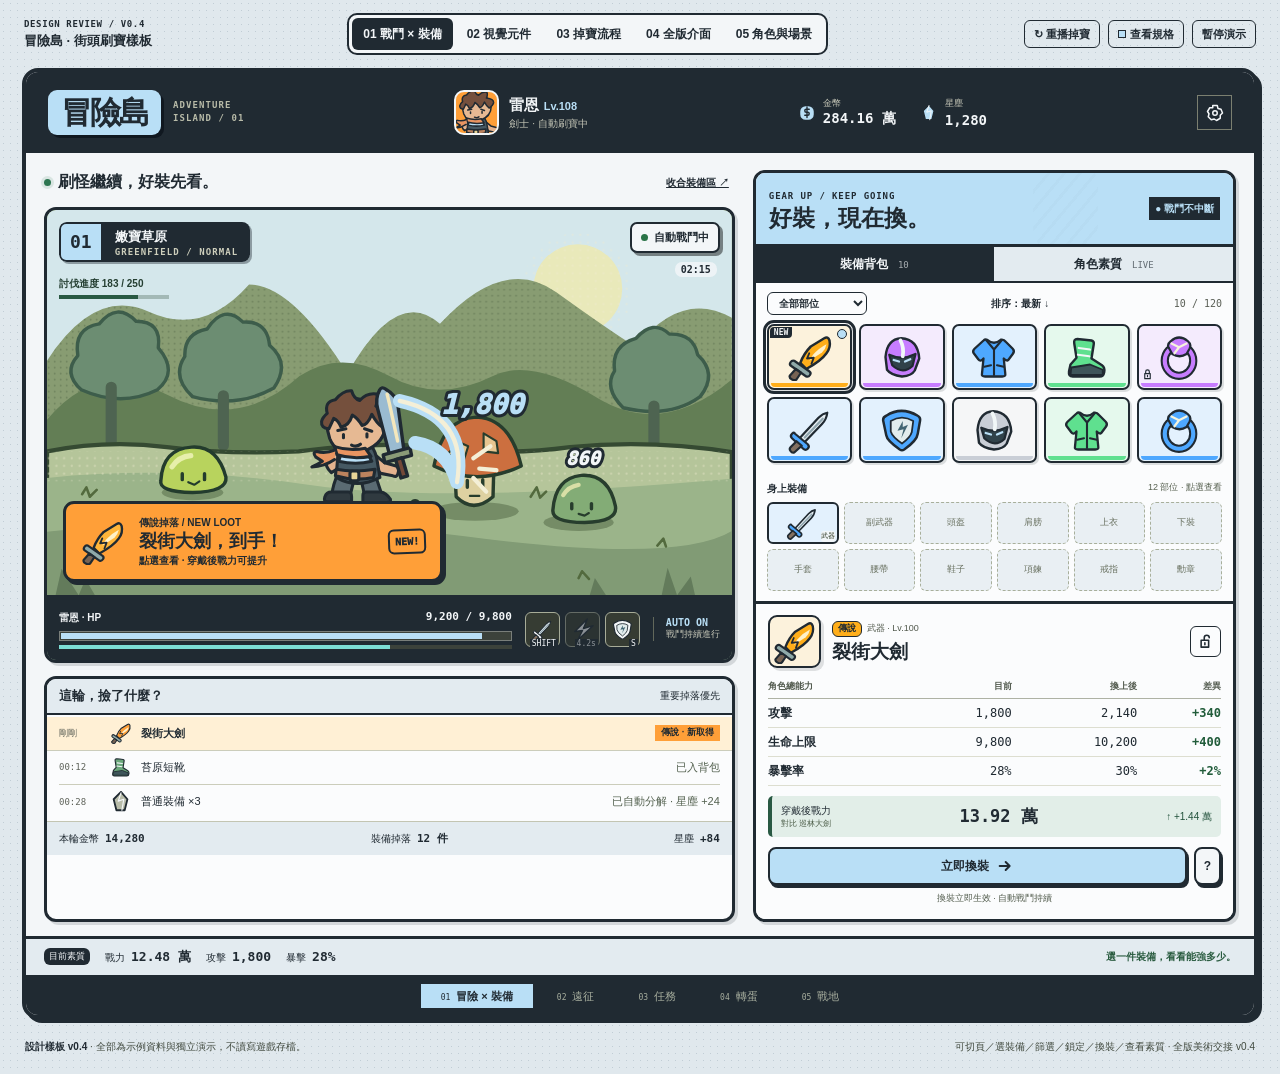
<file: design/mockups/v0.4/index.html>
<!doctype html>
<html lang="zh-Hant">
<head><meta charset="UTF-8"><meta name="viewport" content="width=device-width, initial-scale=1"><title>冒險島 — 街頭刷寶樣板 v0.4</title>
<style>
:root{--ink:#202a32;--paper:#f3f6f8;--muted:#bdbdad;--accent:#b9dff6;--orange:#ff9f38;--cyan:#7cddd5;--red:#b93846;--green:#295943;--line:3px;--mono:'DejaVu Sans Mono','Consolas',monospace;--font:'Noto Sans CJK TC','Microsoft JhengHei','PingFang TC',sans-serif}
*{box-sizing:border-box}body{margin:0;background:#d9d7c9;background-image:radial-gradient(#c1c0b3 .75px,transparent .75px);background-size:7px 7px;color:var(--ink);font:500 14px/1.5 var(--font)}button,select{font:inherit;color:inherit}button{cursor:pointer}button:disabled{cursor:default}button:focus-visible,select:focus-visible,a:focus-visible{outline:3px solid #277e97;outline-offset:4px}button{touch-action:manipulation}a{color:inherit}svg{display:block}button svg{pointer-events:none}.reviewbar{max-width:1552px;margin:auto;display:flex;align-items:center;justify-content:space-between;gap:14px;min-height:68px;padding:10px 24px}.review-id{font:700 11px/1.5 var(--mono);letter-spacing:.07em}.review-id b{display:block;font:800 13px var(--font);letter-spacing:0}.review-tabs{display:flex;background:var(--paper);border:2px solid var(--ink);padding:3px;gap:3px}.review-tabs button{border:0;background:none;padding:7px 15px;font-size:12px;font-weight:800}.review-tabs button.on{background:var(--ink);color:var(--paper)}.review-tools{display:flex;gap:8px}.review-tools button{border:1.5px solid var(--ink);background:transparent;padding:5px 9px;font-size:11px;font-weight:700}.review-tools button:hover{background:var(--paper)}.review-tools .dot{display:inline-block;width:8px;height:8px;background:var(--accent);border:1px solid var(--ink);margin-right:4px}.app{max-width:1504px;margin:0 auto 20px;background:var(--paper);border:4px solid var(--ink);box-shadow:7px 7px 0 var(--ink);overflow:hidden}.topbar{height:81px;background:var(--ink);color:var(--paper);padding:10px 22px;display:flex;align-items:center;justify-content:space-between;gap:18px}.brand{display:flex;align-items:center;gap:12px}.brandmark{position:relative;display:inline-block;background:var(--accent);color:var(--ink);font-size:31px;font-weight:1000;letter-spacing:-2px;line-height:1.15;padding:4px 13px 6px;transform:skew(-7deg);box-shadow:4px 4px 0 #000}.brandmark::after{content:'';position:absolute;right:-6px;top:3px;border-style:solid;border-width:0 0 14px 8px;border-color:transparent transparent var(--ink) transparent}.brand-sub{font:700 9px/1.5 var(--mono);letter-spacing:.12em;color:#b9bca9}.player-chip{display:flex;align-items:center;gap:10px}.portrait{height:45px;width:45px;background:var(--orange);border:2px solid var(--paper);overflow:hidden;border-radius:10px}.portrait svg{width:100%;height:100%;transform:scale(1.55) translateY(8%)}.player-chip b{font-size:15px}.player-chip small{display:block;font-size:10px;color:#c6c7b8}.top-res{display:flex;gap:24px}.top-res .res{display:grid;grid-template-columns:18px auto;column-gap:7px;align-items:center}.top-res svg{width:18px;height:18px;color:var(--accent);grid-row:1/3}.top-res b{font:700 14px var(--mono)}.top-res small{font-size:9px;color:#c6c7b8}.settings{background:none;border:1px solid #7b7f70;color:var(--paper);height:35px;width:35px;display:grid;place-items:center}.settings svg{width:18px}.workspace{padding:17px 18px 14px;display:grid;grid-template-columns:minmax(0,1.43fr) minmax(440px,1fr);gap:18px}.leftcol{min-width:0;display:flex;flex-direction:column;gap:13px}.section-cap{display:flex;justify-content:space-between;align-items:center;min-height:24px;font-size:11px;font-weight:800}.section-cap .code{font:700 10px var(--mono);letter-spacing:.08em}.section-cap b{font-size:16px;font-weight:1000}.live-label{display:flex;align-items:center;gap:7px}.live-label i{display:inline-block;width:7px;height:7px;background:#2c7651;box-shadow:0 0 0 3px #2c765122;border-radius:50%}.scene-frame{border:3px solid var(--ink);background:#8d9a65;position:relative;box-shadow:4px 4px 0 #c7c6b5}.battle-view{width:100%;aspect-ratio:16/9;position:relative;overflow:hidden;background:#9aab73}.battle-view>svg{width:100%;height:100%}.area-strip{position:absolute;left:12px;top:12px;display:flex;align-items:stretch;box-shadow:3px 3px 0 #181b1b80}.area-num{background:var(--accent);padding:7px 9px;border:2px solid var(--ink);font:900 18px var(--mono)}.area-name{background:var(--ink);color:var(--paper);padding:5px 12px;font-size:13px;font-weight:900}.area-name small{font:700 9px var(--mono);display:block;color:#cecfbc;letter-spacing:.12em}.autobadge{position:absolute;right:12px;top:12px;border:2px solid var(--ink);background:var(--paper);padding:5px 9px;box-shadow:3px 3px 0 #181b1b80;font-size:11px;font-weight:900;display:flex;align-items:center;gap:6px}.autobadge i{width:7px;height:7px;border-radius:50%;background:#297347}.battle-timer{position:absolute;right:15px;top:52px;font:700 10px var(--mono);background:#f3f6f8d9;padding:2px 6px}.target-tag{position:absolute;left:12px;top:66px;font-size:10px;font-weight:800;color:#253f32}.target-track{height:4px;background:#1d392344;width:110px;margin-top:4px}.target-track i{display:block;background:var(--green);width:72%;height:100%}.hero-loop{animation:hero-bob 1.3s ease-in-out infinite}.slime-loop{animation:slime-bob 1.9s ease-in-out infinite}.swing{transform-origin:390px 295px;animation:swing 2.7s ease-in-out infinite}.hit-number{font-family:var(--mono);font-weight:1000;font-style:italic;fill:var(--paper);paint-order:stroke;stroke:#202a32;stroke-width:7;stroke-linejoin:round;animation:hit-float 2.7s ease-out infinite}.hit-number.crit{fill:var(--accent);font-size:32px}.loot-floor{animation:coin-bob 2s ease-in-out infinite}.battle-hud{border-top:3px solid var(--ink);background:var(--ink);color:var(--paper);padding:9px 12px;display:flex;align-items:center;gap:13px;min-height:65px}.hp-info{flex:1}.hp-label{display:flex;justify-content:space-between;align-items:center;font-size:10px;font-weight:700;margin-bottom:5px}.hp-label b{font-family:var(--mono);font-size:11px}.hp-meter{height:10px;background:#3c423b;border:1px solid #f3f6f855;padding:1px}.hp-meter i{display:block;height:100%;width:93.88%;background:var(--accent);transition:width .25s}.mp-meter{height:4px;margin-top:4px;background:#3c423b}.mp-meter i{display:block;height:100%;width:73%;background:var(--cyan)}.skills{display:flex;gap:5px}.skill{width:35px;height:35px;border:1px solid #a7ac98;display:grid;place-items:center;position:relative;background:#363c33}.skill svg{width:23px;height:23px;color:var(--paper)}.skill span{position:absolute;right:1px;bottom:-2px;background:var(--ink);padding:0 2px;font:8px var(--mono)}.skill.dim{opacity:.5}.auto-status{font:800 10px var(--mono);color:var(--accent);border-left:1px solid #62685b;padding-left:12px}.auto-status small{display:block;color:#c6c7b8;font:9px var(--font)}.loot-toast{position:absolute;left:16px;right:16px;bottom:13px;display:flex;align-items:center;gap:13px;max-width:380px;padding:11px 14px;background:var(--orange);color:var(--ink);border:3px solid var(--ink);box-shadow:5px 5px 0 var(--ink);transform:rotate(-1.4deg);text-align:left;z-index:4}.loot-toast[hidden]{display:none}.loot-toast .item-art{width:46px;height:46px}.loot-toast strong{display:block;font-size:18px;font-weight:1000;line-height:1.3}.loot-toast small{display:block;font-size:10px;font-weight:800}.loot-toast .stamp{margin-left:auto;font:1000 10px var(--mono);border:2px solid var(--ink);padding:5px;transform:rotate(8deg)}.loot-toast.pop{animation:stamp-in .35s ease-out}.loot-section{border:3px solid var(--ink);background:#faf8ee;flex:1;min-height:156px}.loot-head{display:flex;align-items:center;justify-content:space-between;border-bottom:2px solid var(--ink);padding:7px 12px;background:#e4e3d4;gap:8px}.loot-head h3{font-size:13px;font-weight:1000;margin:0}.loot-head small{font-size:10px}.loot-list{padding:2px 12px}.loot-row{display:grid;grid-template-columns:42px 22px 1fr auto;gap:9px;align-items:center;min-height:34px;border-bottom:1px solid #cbcdbb;font-size:11px}.loot-row:last-child{border-bottom:0}.loot-row time{font:9px var(--mono);color:#5e6259}.loot-row svg{width:22px;height:22px}.loot-row strong{font-size:11px}.loot-row .badge{font-size:9px;padding:1px 6px;background:#e2e9d4;font-weight:900}.loot-row.feature{background:#fff0d5;margin:0 -12px;padding:0 12px}.loot-row.feature .badge{background:var(--orange)}.loot-row .minor{color:#53614f}.session-summary{padding:9px 12px;display:flex;justify-content:space-between;font-size:10px;background:#eeeddf;border-top:1px solid #c3c5b2}.session-summary b{font:800 11px var(--mono);margin-left:6px}.manager{border:3px solid var(--ink);background:#faf8ee;box-shadow:4px 4px 0 #c7c6b5;display:flex;flex-direction:column;min-width:0}.manager-title{display:flex;align-items:center;justify-content:space-between;padding:11px 13px;background:var(--accent);border-bottom:3px solid var(--ink)}.manager-title h2{margin:0;font-size:23px;line-height:1.2;font-weight:1000;letter-spacing:-1px}.manager-title small{font:800 9px var(--mono);letter-spacing:.1em}.manager-title .live-bullet{background:var(--ink);color:var(--accent);padding:4px 6px;font-size:10px;font-weight:800}.manager-tabs{display:flex;border-bottom:2px solid var(--ink)}.manager-tabs button{width:50%;border:0;border-right:2px solid var(--ink);padding:8px;background:#e8e6d8;font-size:12px;font-weight:900}.manager-tabs button:last-child{border:0}.manager-tabs button.on{background:var(--ink);color:var(--paper)}.manager-tabs button span{font:9px var(--mono);margin-left:7px;opacity:.65}.bagtools{display:flex;justify-content:space-between;align-items:center;padding:9px 11px;gap:7px;font-size:10px}.bagtools select{min-width:100px;border:1.5px solid var(--ink);background:transparent;padding:4px 7px;font-size:10px;font-weight:700}.bagtools button{background:none;border:0;padding:3px;font-size:10px;font-weight:800}.bag-count{font:10px var(--mono);color:#5a5f56}.bag-grid{display:grid;grid-template-columns:repeat(5,minmax(0,1fr));gap:7px;padding:0 11px 11px;min-height:154px;align-content:start}.gear-tile{height:66px;border:2px solid var(--ink);position:relative;background:var(--tint,#e8e6dc);display:flex;align-items:center;justify-content:center;box-shadow:2px 2px 0 #202a3222;padding:4px}.gear-tile::after{content:'';height:5px;position:absolute;left:0;right:0;bottom:0;background:var(--rare)}.gear-tile .item-art{width:48px;height:48px}.gear-tile.selected{outline:3px solid var(--ink);outline-offset:1px}.gear-tile.selected::before{content:'';position:absolute;top:-6px;right:-6px;width:12px;height:12px;background:var(--accent);border:2px solid var(--ink);z-index:2}.gear-tile .tile-new{position:absolute;top:-2px;left:-2px;background:var(--ink);color:var(--paper);padding:1px 4px;font:800 8px var(--mono);z-index:1}.gear-tile .tile-up{position:absolute;right:4px;top:2px;font-size:10px;color:var(--ink);font-weight:1000}.gear-tile .tile-lock{position:absolute;left:3px;bottom:8px;z-index:1}.tile-lock{color:var(--ink)}.tile-lock svg{width:11px;height:11px}.gear-tile .tile-eq{position:absolute;top:-2px;left:-2px;background:var(--green);color:white;padding:1px 3px;font-size:8px;z-index:1}.worn-section{padding:0 11px 10px}.worn-head{display:flex;justify-content:space-between;font-size:10px;font-weight:800;padding:3px 0 6px}.worn-head small{font-size:9px;font-weight:500;color:#56604f}.worn-grid{display:grid;grid-template-columns:repeat(6,1fr);gap:5px}.worn-cell{min-width:0;height:42px;border:1.5px dashed #a8af9b;background:#ececde;display:flex;align-items:center;justify-content:center;position:relative;color:#68705f;font-size:9px}.worn-cell.occupied{border:2px solid var(--ink);background:var(--tint);color:var(--rare);cursor:pointer}.worn-cell.selected{box-shadow:0 0 0 2px var(--ink)}.worn-cell .item-art{width:35px;height:35px}.worn-cell .slot-tag{position:absolute;bottom:0;right:2px;font-size:7px;color:#35412e;background:#f3f6f8e8}.compare{border-top:3px solid var(--ink);padding:11px 12px 13px;margin-top:auto}.item-heading{display:flex;align-items:center;gap:11px;margin-bottom:9px}.item-heading .iconbox{width:53px;height:53px;border:2px solid var(--ink);background:var(--tint);box-shadow:3px 3px 0 #202a3222;display:grid;place-items:center;flex:none}.item-heading .item-art{width:45px;height:45px}.item-heading .item-copy{flex:1;min-width:0}.rarity-tag{font-size:9px;font-weight:1000;display:inline-block;background:var(--rare);border:1.5px solid var(--ink);padding:0px 5px;margin-right:5px}.item-heading small{font-size:9px;color:#50584b}.item-heading h3{font-size:19px;font-weight:1000;margin:2px 0 0;line-height:1.4}.lockbtn{width:31px;height:31px;border:1.5px solid var(--ink);background:transparent;display:grid;place-items:center}.lockbtn svg{width:15px;height:15px}.lockbtn[aria-pressed="true"]{background:var(--accent)}.comparison-table{width:100%;border-collapse:collapse;font-size:11px;font-variant-numeric:tabular-nums}.comparison-table th{font-size:9px;font-weight:600;color:#545c50;padding:3px 0 5px;text-align:right;border-bottom:1px solid #aeb2a4}.comparison-table th:first-child{text-align:left}.comparison-table td{padding:5px 0;border-bottom:1px solid #ddded0;text-align:right;font-family:var(--mono);font-size:12px}.comparison-table td:first-child{text-align:left;font-family:var(--font);font-weight:700}.positive{color:#215c3a;font-weight:900}.negative{color:#a52637;font-weight:900}.delta-band{margin-top:10px;padding:7px 9px;display:flex;align-items:center;justify-content:space-between;background:#dce8d3;border-left:4px solid var(--green);font-size:10px;gap:5px}.delta-band strong{font:900 17px var(--mono)}.delta-band .big-delta{color:#23523c}.delta-band small{display:block;font-size:8px;color:#4b5c47}.action-row{display:flex;gap:7px;margin-top:10px}.btn{border:2px solid var(--ink);background:var(--paper);box-shadow:3px 3px 0 var(--ink);padding:8px 12px;font-weight:900;font-size:12px;display:inline-flex;align-items:center;justify-content:center;gap:8px;transition:transform .08s,box-shadow .08s}.btn:hover:not(:disabled){transform:translate(-1px,-1px);box-shadow:4px 4px 0 var(--ink)}.btn:active:not(:disabled){transform:translate(3px,3px);box-shadow:0 0 0 var(--ink)}.btn.primary{background:var(--accent)}.btn.danger{background:var(--red);color:var(--paper)}.btn:disabled{background:#d4d6c8;color:#62695b;box-shadow:none}.action-row .btn{flex:1}.action-row .btn.icon-only{flex:0;width:39px;padding:8px}.btn svg{width:16px;height:16px}.equip-note{font-size:9px;text-align:center;margin:7px 0 0;color:#535d4e}.stats-pane{padding:16px 15px;flex:1;display:flex;flex-direction:column;gap:14px}.stats-pane[hidden],.bag-pane[hidden]{display:none}.bag-pane{display:flex;flex-direction:column;flex:1}.power-poster{background:var(--ink);color:var(--paper);padding:15px;border:2px solid var(--ink);position:relative;overflow:hidden}.power-poster::after{content:'+';position:absolute;right:10px;top:-23px;font:900 115px var(--mono);color:#b9dff615}.power-poster label{font-size:10px;color:var(--accent);letter-spacing:.1em}.power-poster strong{display:block;font:900 37px/1.3 var(--mono);letter-spacing:-1px}.power-poster small{font-size:10px;color:#c6c7b8}.stat-group h4{margin:0 0 5px;display:flex;justify-content:space-between;font-size:12px;border-bottom:2px solid var(--ink);padding-bottom:5px}.stat-group h4 span{font:9px var(--mono);opacity:.55}.stat-line{display:flex;justify-content:space-between;font-size:12px;padding:5px 0;border-bottom:1px solid #d8d9c9}.stat-line b{font-family:var(--mono)}.source-note{font-size:10px;line-height:1.9;background:#e5e7d9;padding:10px;margin-top:auto;border-left:3px solid var(--ink)}.stats-entry{display:flex;align-items:center;gap:15px;background:#e7e6d8;border-top:3px solid var(--ink);padding:9px 18px;font-size:10px}.stats-entry b{font:800 13px var(--mono);margin-left:6px}.stats-entry .cp-label{background:var(--ink);color:var(--paper);padding:2px 5px;font-size:9px}.stats-entry .change-hint{margin-left:auto;color:#295b3f;font-size:10px;font-weight:800;min-height:16px}.bottom-nav{display:flex;justify-content:center;gap:4px;background:var(--ink);padding:7px 14px;color:var(--paper);border-top:2px solid var(--ink)}.bottom-nav .nav-label{padding:4px 20px;font-size:11px;color:#a8af9f}.bottom-nav .nav-label.active{background:var(--accent);color:var(--ink);font-weight:900;transform:skew(-6deg)}.bottom-nav .nav-label small{font:8px var(--mono);margin-right:6px}.page{display:none}.page.active{display:block}.design-foot{max-width:1504px;margin:8px auto 20px;padding:0 3px;display:flex;justify-content:space-between;font-size:10px;color:#424b40}.design-foot b{color:var(--ink)}.snack{position:fixed;bottom:28px;left:50%;transform:translateX(-50%);background:var(--ink);color:var(--paper);padding:12px 22px;border:3px solid var(--accent);box-shadow:5px 5px 0 var(--ink);font-size:13px;font-weight:900;z-index:30;pointer-events:none}.snack[hidden]{display:none}.illustration-label{position:absolute;left:12px;bottom:9px;font-size:8px;color:#29392dcc;letter-spacing:.08em;pointer-events:none}
/* review boards */
.board{max-width:1504px;margin:0 auto 20px;border:4px solid var(--ink);background:var(--paper);box-shadow:7px 7px 0 var(--ink);padding:27px 30px}.board-title{display:flex;justify-content:space-between;align-items:flex-end;border-bottom:4px solid var(--ink);padding-bottom:20px;margin-bottom:22px}.board-title .eyebrow{font:800 11px var(--mono);letter-spacing:.12em}.board-title h1{font-size:48px;font-weight:1000;line-height:1.25;margin:8px 0 0;letter-spacing:-2px}.board-title h1 em{font-style:normal;background:var(--accent);padding:0 8px;display:inline-block;transform:rotate(-2deg)}.board-title p{font-size:12px;margin:0;max-width:330px;line-height:1.9}.board-grid{display:grid;grid-template-columns:1.05fr 1fr 1fr;gap:20px}.spec-card{border:3px solid var(--ink);background:#faf8ee;box-shadow:4px 4px 0 #c7c6b5;min-width:0}.manager-title{position:relative;overflow:hidden}.manager-title::after{content:"";position:absolute;right:140px;top:-16px;width:65px;height:100px;background:repeating-linear-gradient(130deg,transparent 0 9px,#202a320c 9px 12px);pointer-events:none}.spec-card .spec-head{padding:8px 12px;background:var(--ink);color:var(--paper);font-size:12px;font-weight:900;display:flex;justify-content:space-between}.spec-head span{font:9px var(--mono);color:#b8bfab}.spec-body{padding:15px}.palette{display:flex;gap:6px}.swatch{flex:1;min-width:0}.swatch i{display:block;height:70px;border:2px solid var(--ink);box-shadow:2px 2px 0 var(--ink);background:var(--c)}.swatch b{font-size:9px;display:block;margin-top:8px}.swatch code{font:8px var(--mono)}.spec-desc{font-size:10px;line-height:1.9;margin:12px 0 0;color:#4c5549}.type-display{font-size:36px;letter-spacing:-2px;font-weight:1000;line-height:1.5;transform:skew(-5deg)}.type-display em{font-style:normal;-webkit-text-stroke:1.5px var(--ink);color:var(--accent);text-shadow:3px 3px 0 var(--ink)}.type-number{font:900 29px/1.5 var(--mono);letter-spacing:-1px}.type-body{border-top:1px solid #c7cab8;padding-top:10px;font-size:12px}.button-matrix{display:grid;grid-template-columns:1fr 1fr;gap:12px}.rarity-board{display:grid;grid-template-columns:repeat(4,minmax(0,1fr));gap:11px}.rarity-sample{font-size:10px;text-align:center}.rarity-sample .gear-tile{height:59px;cursor:default;width:100%;margin-bottom:5px}.rarity-sample:last-child .gear-tile{background:var(--accent)}.spec-card.wide{grid-column:span 2}.status-row{display:flex;gap:12px;align-items:center;flex-wrap:wrap}.status-chip{font-size:10px;font-weight:900;background:var(--accent);border:2px solid var(--ink);padding:4px 7px;box-shadow:2px 2px 0 var(--ink)}.status-chip.warn{background:#ffb7ac}.status-chip.neutral{background:#e2e4d4}.tooltip-sample{background:var(--ink);color:var(--paper);padding:11px 13px;border:2px solid var(--ink);position:relative;margin-top:18px;font-size:11px;box-shadow:4px 4px 0 #b6bea4;max-width:370px}.tooltip-sample::before{content:'';position:absolute;top:-9px;left:20px;width:14px;height:14px;background:var(--ink);transform:rotate(45deg)}.tooltip-sample b{color:var(--accent);display:block;margin-bottom:4px}.loot-sample{border:3px solid var(--ink);background:var(--orange);padding:15px;box-shadow:5px 5px 0 var(--ink);transform:rotate(-2deg);margin:12px 6px 16px;display:flex;align-items:center;gap:15px}.loot-sample .item-art{width:55px;height:55px}.loot-sample b{font-weight:1000;font-size:24px;display:block;line-height:1.35}.loot-sample small{font-size:11px}.mini-rules{display:grid;grid-template-columns:repeat(3,1fr);gap:10px;border-top:3px solid var(--ink);margin-top:24px;padding-top:13px;font-size:11px}.mini-rules b{display:block;margin-bottom:3px;font-size:12px}.flow-grid{display:grid;grid-template-columns:repeat(2,minmax(0,1fr));gap:22px}.flow-card{border:3px solid var(--ink);box-shadow:4px 4px 0 var(--ink);background:#faf8ee;display:grid;grid-template-columns:72px 1fr;min-height:265px}.flow-num{border-right:3px solid var(--ink);background:var(--accent);font:1000 37px var(--mono);padding:14px 7px;writing-mode:vertical-rl;line-height:1.3}.flow-content{padding:17px 20px}.flow-content h2{font-size:19px;margin:0 0 5px;font-weight:1000}.flow-content p{font-size:11px;margin:0 0 12px;color:#53604e}.flow-item{display:flex;align-items:center;gap:15px;border:2px solid var(--ink);background:var(--orange);padding:12px;box-shadow:3px 3px 0 var(--ink)}.flow-item .item-art{width:55px;height:55px}.flow-item strong{font-size:22px;font-weight:1000;display:block}.flow-item small{font-size:10px}.flow-card .comparison-table td,.flow-card .comparison-table th{font-size:11px;padding:6px 0}.flow-equip{background:var(--ink);color:var(--paper);padding:13px;display:flex;justify-content:space-between;align-items:center}.flow-equip svg{width:37px;height:37px;color:var(--accent)}.flow-equip b{font-size:19px;color:var(--accent)}.flow-metrics{display:flex;gap:20px;margin-top:14px}.flow-metrics small{display:block;font-size:9px;color:#53604e}.flow-metrics strong{font:900 20px var(--mono)}.flow-checks{display:flex;gap:7px;flex-wrap:wrap;margin-top:14px}.flow-checks span{font-size:10px;font-weight:900;padding:4px 7px;border:1.5px solid var(--ink);background:#dde9d1}.flow-cta{display:flex;justify-content:space-between;align-items:center;border-top:3px solid var(--ink);padding-top:17px;margin-top:24px}.flow-cta p{font-size:12px;margin:0}.modal-overlay{position:fixed;inset:0;background:#10181099;z-index:40;display:grid;place-items:center;padding:20px}.modal-overlay[hidden]{display:none}.modal-card{max-width:460px;width:100%;background:var(--paper);border:4px solid var(--ink);padding:24px;box-shadow:8px 8px 0 var(--ink)}.modal-card h2{margin:0 0 12px;font-size:24px}.modal-card p{font-size:13px;line-height:1.9}.modal-card .btn{width:100%;margin-top:12px}.frozen *{animation-play-state:paused!important}.compact-mode .workspace{grid-template-columns:1fr}.compact-mode .manager{display:none}.compact-mode .leftcol{max-width:1040px;width:100%;margin:auto}.compact-mode .loot-section{min-height:130px}
@keyframes hero-bob{0%,100%{transform:translateY(0)}50%{transform:translateY(-3px)}}@keyframes slime-bob{0%,100%{transform:translateY(0)}50%{transform:translateY(-5px)}}@keyframes swing{0%,70%,100%{opacity:0}75%,86%{opacity:.9}90%{opacity:0}}@keyframes hit-float{0%,68%{opacity:0;transform:translateY(10px)}72%{opacity:1;transform:translateY(2px)}96%,100%{opacity:0;transform:translateY(-18px)}}@keyframes coin-bob{0%,100%{transform:translateY(0)}50%{transform:translateY(-3px)}}@keyframes stamp-in{0%{transform:rotate(-6deg) scale(1.13);opacity:0}80%{transform:rotate(-1deg) scale(.98);opacity:1}100%{transform:rotate(-1.4deg) scale(1)}}
@media(min-width:1560px){.workspace{grid-template-columns:minmax(0,1.5fr) minmax(465px,1fr)}}
@media(max-width:1550px){.app,.board,.design-foot{margin-left:22px;margin-right:22px}}
@media(max-width:1250px){.top-res{gap:13px}.brand-sub{display:none}.workspace{grid-template-columns:minmax(0,1.25fr) minmax(410px,1fr);gap:13px;padding:13px}.loot-toast{max-width:340px;padding:8px 10px}.loot-toast strong{font-size:16px}.topbar{height:72px}.manager-title h2{font-size:21px}.skills .skill{width:29px;height:30px}.reviewbar{gap:8px}.review-id{font-size:9px}.review-tabs button{padding:7px 10px}.board-title h1{font-size:40px}.board{padding:24px}.board-grid{gap:14px}}
@media(max-width:1000px){.reviewbar{flex-wrap:wrap;padding:10px 15px}.review-tabs{order:3;width:100%;justify-content:center}.app,.board,.design-foot{margin-left:12px;margin-right:12px}.workspace{grid-template-columns:minmax(0,1fr)}.leftcol{max-width:none}.manager{max-width:none}.bag-grid{grid-template-columns:repeat(5,1fr)}.gear-tile{height:80px}.top-res .res:last-child{display:none}.stats-entry{flex-wrap:wrap;gap:9px}.bottom-nav .nav-label{padding:5px 8px}.board-grid{grid-template-columns:1fr 1fr}.spec-card.wide{grid-column:span 1}.board-title{align-items:flex-start;gap:20px}.board-title p{max-width:260px}.flow-grid{grid-template-columns:1fr}.flow-card{min-height:240px}.board-title h1{font-size:34px}}
@media(max-width:620px){.topbar{padding:10px;gap:9px}.brandmark{font-size:24px}.player-chip{display:none}.top-res{gap:5px}.top-res b{font-size:11px}.section-cap .code{font-size:8px}.board-grid{grid-template-columns:1fr}.board-title{display:block}.board-title p{margin-top:15px;max-width:none}.mini-rules{grid-template-columns:1fr}.flow-cta{gap:15px;flex-direction:column;align-items:flex-start}.design-foot{display:block}.review-tools{gap:5px}.review-tools button{font-size:10px}.skills{gap:3px}.skills .skill{width:27px}.auto-status{display:none}.loot-toast{max-width:270px;gap:7px}.loot-toast strong{font-size:14px}.loot-toast .item-art{width:34px;height:34px}.loot-toast .stamp{font-size:8px}.target-tag{top:60px}.board{padding:18px}.flow-content{padding:15px}.flow-card{grid-template-columns:48px 1fr}.flow-num{font-size:26px}.brand-sub{display:none}}
@media(prefers-reduced-motion:reduce){*{animation:none!important;scroll-behavior:auto!important}}

/* v0.4 approved direction: light blue, smooth contours, retained bold outline */
:root{--accent:#b9dff6;--paper:#f3f6f8;--ink:#202a32;--surface:#fbfcfd;--line-muted:#c2ced5;--good:#245840;--radius-panel:12px;--radius-control:8px;--radius-tile:7px}
body{background-color:#e0e8ed;background-image:radial-gradient(#c1cdd5 .7px,transparent .7px)}
.app,.board{border-radius:16px;box-shadow:4px 4px 0 var(--ink)}
.brandmark,.brand-sub,.board-title h1 em,.type-display,.loot-toast,.loot-sample,.portrait,.bottom-nav .nav-label.active{transform:none!important}
.brandmark{border-radius:9px;padding:5px 13px;box-shadow:3px 3px 0 #101820}.brandmark::after{display:none}
.review-tabs{border-radius:10px}.review-tabs button{border-radius:6px;padding:7px 11px}.review-tools button{border-radius:6px}.review-id{font-size:9px}
.scene-frame,.manager,.loot-section,.spec-card,.flow-card{border-radius:12px;overflow:hidden;box-shadow:3px 3px 0 #202a3226}
.scene-frame{background:#8aa58f}.battle-view{border-radius:8px 8px 0 0}.manager{background:var(--surface)}
.manager-title::after{border-radius:30px;right:135px;opacity:.4}.manager-title h2{letter-spacing:0}
.area-strip{border-radius:8px;overflow:hidden;box-shadow:2px 2px 0 #202a3266}.area-num{border-radius:7px 0 0 7px}.autobadge,.battle-timer{border-radius:7px}
.loot-toast{border-radius:11px;box-shadow:3px 3px 0 var(--ink)}.loot-toast .stamp{border-radius:6px;transform:rotate(-2deg)}
.loot-head,.session-summary{background:#e3ebf0}.loot-section,.compare,.spec-card,.flow-card{background:var(--surface)}
.manager-tabs button{background:#e3ebf0}.gear-tile{border-radius:7px;overflow:visible;box-shadow:2px 2px 0 #202a3225}.gear-tile::after{left:2px;right:2px;bottom:1px;height:4px;border-radius:0 0 5px 5px}
.gear-tile.selected{outline-offset:1px}.gear-tile.selected::before{top:3px;right:3px;width:8px;height:8px;border-radius:50%;background:var(--accent);border-width:1.5px}
.gear-tile .tile-new,.gear-tile .tile-eq{left:1px;top:1px;border-radius:4px 0 4px 0;font-size:8px}
.worn-cell{border-radius:6px;background:#e9eff3}.worn-cell.occupied{border-radius:6px}.worn-cell.selected{box-shadow:0 0 0 2px #486779}.worn-cell .slot-tag{border-radius:3px}
.iconbox,.rarity-tag,.lockbtn,.bagtools select,.skill,.status-chip,.power-poster,.source-note,.stats-entry .cp-label{border-radius:6px}.item-heading .iconbox{border-radius:9px}.item-heading h3{font-size:19px}
.btn{border-radius:8px;box-shadow:2px 3px 0 var(--ink)}.btn:hover:not(:disabled){transform:translateY(-1px);box-shadow:2px 4px 0 var(--ink)}.btn:active:not(:disabled){transform:translate(2px,3px);box-shadow:none}
.tooltip-sample{border-radius:8px;box-shadow:3px 3px 0 #b1c5d0}.tooltip-sample::before{border-radius:3px}.delta-band{border-radius:5px;background:#e2eee8}.stats-entry{background:#e3ebf0}.source-note{background:#e8eff3}
.loot-sample{border-radius:10px;box-shadow:3px 3px 0 var(--ink);margin:10px 2px 14px}.swatch i{border-radius:8px;box-shadow:2px 2px 0 var(--ink)}.board-title h1 em{border-radius:7px;padding:1px 9px}
.board-title p{max-width:370px}.flow-num{font-size:34px;background:var(--accent)}.flow-item,.flow-equip{border-radius:8px}.flow-checks span{border-radius:5px}.modal-card{border-radius:12px;box-shadow:4px 4px 0 var(--ink)}.snack{border-radius:9px}
svg path,svg polyline,svg line,svg rect{stroke-linejoin:round;stroke-linecap:round}
.systems-grid{display:grid;grid-template-columns:repeat(3,minmax(0,1fr));gap:18px}.system-card{border:3px solid var(--ink);border-radius:12px;overflow:hidden;background:var(--surface);box-shadow:3px 3px 0 #202a3229;min-width:0}
.system-head{display:flex;justify-content:space-between;gap:8px;background:var(--ink);color:var(--paper);padding:9px 12px;font-size:12px;font-weight:800}.system-head small{font:9px var(--mono);color:var(--accent)}.system-body{padding:14px;min-height:218px;font-size:11px}.system-body h3{font-size:22px;margin:0 0 8px;line-height:1.4}.system-body p{font-size:10px;line-height:1.8;margin:7px 0;color:#495b65}.mini-cta{display:inline-flex;align-items:center;justify-content:center;padding:7px 13px;border:2px solid var(--ink);border-radius:7px;background:var(--accent);box-shadow:2px 2px 0 var(--ink);font-size:11px;font-weight:900;margin-top:7px}.mini-cta.secondary{background:var(--paper)}
.system-row{display:flex;justify-content:space-between;align-items:center;gap:8px;padding:8px 0;border-bottom:1px solid #d4dfe5}.system-row b{font-family:var(--mono)}.small-label{background:var(--accent);border:1.5px solid var(--ink);border-radius:5px;padding:2px 5px;font-size:9px;display:inline-block}.small-label.orange{background:var(--orange)}
.choice-row{display:flex;gap:6px;flex-wrap:wrap}.choice-row span{border:1.5px solid var(--ink);border-radius:6px;padding:4px 9px;font-size:10px}.choice-row .active{background:var(--accent);box-shadow:1px 2px 0 var(--ink)}.tiny-card{padding:9px;border:2px solid var(--ink);border-radius:9px;background:#eaf4fb;text-align:center;flex:1;min-width:0}.tiny-card svg{width:42px;height:42px;margin:0 auto 5px}.tiny-card b{font-size:10px}.tiny-card small{display:block;font-size:8px;color:#48606d}.system-rule{padding:8px 12px;background:#e7eff4;border-top:1px solid #c4d3dc;font-size:9px;line-height:1.7}
.mini-track{height:9px;background:#d1dce3;border:1px solid var(--ink);border-radius:5px;overflow:hidden;margin:6px 0}.mini-track i{height:100%;display:block;background:var(--accent);width:65%}.sign-days{display:flex;gap:4px;margin:9px 0}.sign-days span{flex:1;padding:8px 0;background:#e6eef3;border:1.5px solid var(--ink);border-radius:5px;font:10px var(--mono);text-align:center}.sign-days .active{background:var(--accent);font-weight:900}
.switch-pill{width:30px;height:18px;background:var(--accent);border:1.5px solid var(--ink);border-radius:12px;position:relative}.switch-pill:after{content:'';position:absolute;right:2px;top:2px;width:11px;height:11px;background:var(--ink);border-radius:50%}
.art-grid{display:grid;grid-template-columns:1fr 1fr;gap:20px}.art-card{border:3px solid var(--ink);border-radius:12px;overflow:hidden;background:var(--surface)}.art-card.wide{grid-column:1/-1}.art-body{padding:16px}.class-lineup{display:grid;grid-template-columns:repeat(5,1fr);gap:12px}.class-model{text-align:center;background:#e8f1f5;border-radius:10px;padding:12px 8px}.class-model svg{width:100%;height:130px}.class-model b{font-size:12px;display:block}.class-model small{font-size:9px;color:#45616f}.asset-grid{display:grid;grid-template-columns:repeat(6,minmax(0,1fr));gap:9px}.asset-tile{border:2px solid var(--ink);border-radius:8px;background:#e8f3fa;padding:8px;text-align:center}.asset-tile svg{width:42px;height:42px;margin:auto;color:#8ab8d7}.asset-tile small{font-size:9px;display:block;margin-top:4px}.theme-grid{display:grid;grid-template-columns:repeat(5,1fr);gap:9px}.theme-chip{border:2px solid var(--ink);border-radius:8px;overflow:hidden}.theme-chip i{display:block;height:38px;background:linear-gradient(180deg,var(--sky) 0 56%,var(--ground) 56%)}.theme-chip b{display:block;padding:4px 2px;text-align:center;font-size:9px;background:var(--paper)}.art-caption{font-size:10px;line-height:1.8;color:#4a5f6a;margin:11px 0 0}.effect-box{background:#e6eef3;padding:10px;border-radius:9px}.effect-box svg{width:100%;height:124px}
@keyframes stamp-in{0%{transform:scale(1.06);opacity:0}100%{transform:scale(1);opacity:1}}
@media(max-width:1250px){.reviewbar{flex-wrap:wrap}.review-id{font-size:9px}.review-tabs{order:3;width:100%;justify-content:center}.systems-grid{grid-template-columns:repeat(2,minmax(0,1fr))}}
@media(max-width:1000px){.systems-grid{grid-template-columns:1fr 1fr}.art-grid{grid-template-columns:1fr}.art-card.wide{grid-column:auto}}
@media(max-width:620px){.review-tabs{flex-wrap:wrap}.review-tabs button{font-size:10px;padding:6px 8px}.systems-grid{grid-template-columns:1fr}.class-lineup{grid-template-columns:repeat(3,1fr)}.asset-grid{grid-template-columns:repeat(4,1fr)}.theme-grid{grid-template-columns:repeat(2,1fr)}}

.system-body svg{width:48px;height:48px;color:#8ab8d7;flex:none}.rarity-sample:last-child .gear-tile{background:#fff6cf}.loot-new{transform:none!important}.monster-lineup{display:grid;grid-template-columns:repeat(7,minmax(0,1fr));gap:10px}.monster-model{background:#e8f1f5;border-radius:9px;padding:9px;text-align:center}.monster-model svg{width:100%;height:83px}.monster-model b{display:block;font-size:11px}.monster-model small{font:9px var(--mono);color:#526775}.companion-lineup{display:grid;grid-template-columns:repeat(3,1fr);gap:12px}.companion-lineup .monster-model svg{height:100px}@media(max-width:900px){.monster-lineup{grid-template-columns:repeat(4,minmax(0,1fr))}}@media(max-width:620px){.monster-lineup{grid-template-columns:repeat(3,minmax(0,1fr))}.companion-lineup{grid-template-columns:1fr 1fr}}
</style></head>
<body>
<svg xmlns="http://www.w3.org/2000/svg" style="position:absolute;width:0;height:0;overflow:hidden" aria-hidden="true"><defs>
<symbol id="i-arrow" viewBox="0 0 24 24"><g stroke-linejoin="round" stroke-linecap="round"><path d="M4 12h15m-6-6 6 6-6 6" fill="none" stroke="currentColor" stroke-width="3"/></g></symbol>
<symbol id="i-check" viewBox="0 0 24 24"><path d="m4 12 5 5L20 5" fill="none" stroke="currentColor" stroke-width="3.4"/></symbol>
<symbol id="i-lock" viewBox="0 0 24 24"><path d="M6 10h12v11H6zM8 10V6a4 4 0 0 1 8 0v4" fill="none" stroke="currentColor" stroke-width="2.5"/><path d="M12 14v3" stroke="currentColor" stroke-width="2.5"/></symbol>
<symbol id="i-unlock" viewBox="0 0 24 24"><path d="M5 10h12v11H5zM10 10V6a4 4 0 0 1 8 0" fill="none" stroke="currentColor" stroke-width="2.5"/><path d="M11 14v3" stroke="currentColor" stroke-width="2.5"/></symbol>
<symbol id="i-coin" viewBox="0 0 24 24"><g stroke-linejoin="round" stroke-linecap="round"><rect x="2" y="2" width="20" height="20" rx="8" fill="currentColor" stroke="#202a32" stroke-width="2"/><path d="M15 7h-4a2 2 0 0 0 0 4h2a2 2 0 0 1 0 4H9m3-11v14" fill="none" stroke="#202a32" stroke-width="1.8"/></g></symbol>
<symbol id="i-star" viewBox="0 0 24 24"><g stroke-linejoin="round" stroke-linecap="round"><path d="M11 3q1-2 2 0l2.3 5 5.3.6q2 .2.6 1.7l-4 4 .9 5.5q.3 2-1.5 1l-4.6-2.5-4.6 2.5q-1.8 1-1.5-1l.9-5.5-4-4q-1.4-1.5.6-1.7L8.7 8Z" fill="currentColor" stroke="#202a32" stroke-width="2"/></g></symbol>
<symbol id="i-gear" viewBox="0 0 24 24"><path d="m9 2 6 0 1 4 4 1 2 5-3 3v4l-5 3-3-2-4 1-4-4 1-4-2-3 3-5 4 0z" fill="none" stroke="currentColor" stroke-width="2"/><circle cx="12" cy="12" r="3" fill="none" stroke="currentColor" stroke-width="2"/></symbol>
<symbol id="i-sword" viewBox="0 0 64 64"><g stroke-linejoin="round" stroke-linecap="round"><path d="M19 42 43 16q6-6 12-7-1 9-7 15L25 48q-4 3-6-1t0-5Z" fill="#e6eef2" stroke="#202a32" stroke-width="3"/><path d="m25 42 24-25" fill="none" stroke="#8fa5ae" stroke-width="3"/><path d="m12 37 17 14q3 3 0 6t-6 0L8 43q-3-3 0-6t4 0Z" fill="currentColor" stroke="#202a32" stroke-width="3"/><path d="m14 47 7 6-10 9q-3 1-5-2t0-5Z" fill="#827060" stroke="#202a32" stroke-width="3"/></g></symbol>
<symbol id="i-cleaver" viewBox="0 0 64 64"><g stroke-linejoin="round" stroke-linecap="round"><path d="M19 40q5-13 14-22L51 7q5-3 7 3 2 9-4 17-7 10-27 21Z" fill="currentColor" stroke="#202a32" stroke-width="3.3"/><path d="m31 37 17-11q5-5 6-11-10 5-18 14Z" fill="#fff1c9"/><path d="m31 27-3 7 9-1-3 8" fill="none" stroke="#202a32" stroke-width="2.5"/><path d="m11 37 20 14q3 2 1 5t-5 2L7 44q-3-2-1-5t5-2Z" fill="#8faaa9" stroke="#202a32" stroke-width="3"/><path d="m13 48 7 5-6 9q-2 2-6 0t-3-5Z" fill="#776353" stroke="#202a32" stroke-width="3"/></g></symbol>
<symbol id="i-helmet" viewBox="0 0 64 64"><g stroke-linejoin="round" stroke-linecap="round"><path d="M10 32Q12 8 31 7q22 1 24 27l-6 16q-4 7-17 8-15-2-20-9Z" fill="currentColor" stroke="#202a32" stroke-width="3.2"/><path d="M15 29q17 8 35-1l-4 16q-13 12-27-1Z" fill="#30424a" stroke="#202a32" stroke-width="3"/><path d="M30 10q5 10 3 21" fill="none" stroke="#f1f7f8" stroke-width="5"/><path d="m21 36 7 2m8 0 7-3" stroke="#b9dff6" stroke-width="3"/></g></symbol>
<symbol id="i-coat" viewBox="0 0 64 64"><g stroke-linejoin="round" stroke-linecap="round"><path d="M23 9q9 8 18 0 4-1 7 3l9 9q3 3 0 7l-6 8q-2 2-6-2l2 20q1 4-4 4H20q-5 0-4-4l2-20q-4 5-7 1l-6-8q-2-3 1-6l12-11q2-2 5-1Z" fill="currentColor" stroke="#202a32" stroke-width="3.1"/><path d="m22 10 10 12 10-12M32 22v34m-13-11 9-2m8 0 9 2" fill="none" stroke="#202a32" stroke-width="2.8"/></g></symbol>
<symbol id="i-boots" viewBox="0 0 64 64"><g stroke-linejoin="round" stroke-linecap="round"><path d="M19 8q10 1 19 2 4 1 3 5l-3 19 14 9q4 3 3 9-1 6-6 6H13q-6 0-5-7l2-9 8-9-3-19q-1-6 4-6Z" fill="currentColor" stroke="#202a32" stroke-width="3.2"/><path d="M11 46q13-2 25-4l17 7v7H10Z" fill="#3e555a" stroke="#202a32" stroke-width="2.5"/><path d="m21 20 15 2m-16 7 15 2" stroke="#f1f6f7" stroke-width="3"/></g></symbol>
<symbol id="i-ring" viewBox="0 0 64 64"><g stroke-linejoin="round" stroke-linecap="round"><ellipse cx="32" cy="37" rx="19" ry="20" fill="none" stroke="#202a32" stroke-width="11"/><ellipse cx="32" cy="37" rx="19" ry="20" fill="none" stroke="currentColor" stroke-width="5.5"/><path d="M21 11q11-10 23 0 5 4 2 10l-4 7q-9 6-19 0l-5-9q-2-4 3-8Z" fill="currentColor" stroke="#202a32" stroke-width="3"/><path d="m22 14 10 5 10-5m-10 5-6 8" fill="none" stroke="#f6f4dc" stroke-width="3"/></g></symbol>
<symbol id="i-shield" viewBox="0 0 64 64"><g stroke-linejoin="round" stroke-linecap="round"><path d="M11 13q20-13 42 0 4 2 3 7l-3 17q-1 9-18 21-3 2-6 0Q12 46 11 39L7 20q-1-5 4-7Z" fill="currentColor" stroke="#202a32" stroke-width="3.3"/><path d="M17 20q15-9 30 0l-2 15Q43 42 32 50q-13-9-15-16Z" fill="#e1eced" stroke="#202a32" stroke-width="2.4"/><path d="m33 20-7 13 8-2-3 12 9-18-7 3Z" fill="#426572"/></g></symbol>
<symbol id="i-skill" viewBox="0 0 24 24"><path d="m17 1-13 13 8-1-5 10L23 8l-10 3z" fill="currentColor" stroke="#202a32" stroke-width="1.5"/></symbol>
<symbol id="i-dust" viewBox="0 0 24 24"><path d="m12 1 7 8-3 12H7L4 9z" fill="currentColor" stroke="#202a32" stroke-width="2"/><path d="m12 2-3 9 6-2-2 12" fill="none" stroke="#f3f6f8" stroke-width="1.3"/></symbol>
<symbol id="hero" viewBox="0 0 130 160"><g stroke="#202a32" stroke-width="3.8" stroke-linejoin="round" stroke-linecap="round"><path d="M43 115q-6 13-7 24l22 3 6-24m7 0 5 23 21-2-8-24" fill="#5b6b73"/><path d="M35 137h21q4 0 4 6v6H30q-5 0-3-6t8-6Zm43 0h18q7 1 12 9 1 4-5 4H74v-9q0-4 4-4Z" fill="#303a40"/><path d="M45 82q-12 6-16 16-2 8 6 15l15-9m34-17 17 14 14 4q5 2 2 10-1 4-6 2l-15-3-14-15" fill="#e3b28e"/><path d="M48 77q14-5 31 0 9 4 12 18l4 24q-28 15-54 0l2-27q1-10 5-15Z" fill="#465963"/><path d="M48 87q15 3 30 0l7 12q-20 5-41 0Z" fill="#b9dff6"/><path d="M41 109q22 4 48 0l-2 10q-24 5-47-2Z" fill="#bd835e"/><path d="M34 35Q48 17 74 23q24 4 28 27 1 27-28 37Q42 94 33 71 26 50 34 35Z" fill="#e6b993"/><path d="M32 59q-10-1-9-9 1-5 7-10-4-15 10-17 10-12 20-11 3 10 10 12 9-10 21-8 3 6-1 15 19 2 18 12-1 6-11 13-6-4-12-15-5 13-12 14-5-9-12-13-4 13-14 15-3-8-9-11Z" fill="#75503d"/><path d="m43 61 10-2m23 0 9 3M50 66v4m29-5v4m-19 10q6 3 11-1" fill="none"/><path d="M39 81q19 6 38 2l7 10q-23 4-42-2Z" fill="#e89461"/><path d="M40 85q-12 5-23 2-6 1-1 7l8 5q-8 5-13 7 15 0 28-9" fill="#e89461"/><rect x="58" y="111" width="11" height="12" rx="3" fill="#e7d497"/></g></symbol>
<symbol id="i-shoulder" viewBox="0 0 64 64"><g stroke-linejoin="round" stroke-linecap="round"><path d="M8 37q3-24 25-26 21 2 23 26l-12 7H20Z" fill="currentColor" stroke="#202a32" stroke-width="3"/><path d="M17 37v14h30V38M18 28q14-13 29 1" fill="none" stroke="#202a32" stroke-width="3"/></g></symbol><symbol id="i-pants" viewBox="0 0 64 64"><g stroke-linejoin="round" stroke-linecap="round"><path d="M16 8h32l4 45q0 4-4 4H36l-4-28-4 28H16q-4 0-4-4Z" fill="currentColor" stroke="#202a32" stroke-width="3"/><path d="M16 18h32M32 9v10" fill="none" stroke="#202a32" stroke-width="3"/></g></symbol><symbol id="i-glove" viewBox="0 0 64 64"><g stroke-linejoin="round" stroke-linecap="round"><path d="M20 33V18q0-7 6-7t6 7v9-14q0-7 6-5 4 0 4 6v16q4-9 9-5 4 3 0 9l-9 18H21L10 36q-3-6 2-9 4-2 8 6Z" fill="currentColor" stroke="#202a32" stroke-width="3"/><rect x="19" y="47" width="26" height="11" rx="3" fill="#e0edf1" stroke="#202a32" stroke-width="3"/></g></symbol><symbol id="i-belt" viewBox="0 0 64 64"><g stroke-linejoin="round" stroke-linecap="round"><rect x="5" y="22" width="54" height="22" rx="5" fill="currentColor" stroke="#202a32" stroke-width="3"/><rect x="22" y="18" width="22" height="30" rx="5" fill="#e7d78a" stroke="#202a32" stroke-width="3"/><rect x="28" y="25" width="10" height="15" rx="2" fill="#7a6952"/><path d="M34 33h15" stroke="#202a32" stroke-width="3"/></g></symbol><symbol id="i-neck" viewBox="0 0 64 64"><g stroke-linejoin="round" stroke-linecap="round"><path d="M16 7Q-2 30 32 48 65 30 48 7" fill="none" stroke="#202a32" stroke-width="7"/><path d="M16 7Q-2 30 32 48 65 30 48 7" fill="none" stroke="#e4d28c" stroke-width="3"/><path d="M23 39q9-8 18 0l-1 14q-7 8-15 0Z" fill="currentColor" stroke="#202a32" stroke-width="3"/></g></symbol><symbol id="i-medal" viewBox="0 0 64 64"><g stroke-linejoin="round" stroke-linecap="round"><path d="m20 9 10 0 3 21-10 8-8-25q-1-4 5-4Zm16 0h10q5 0 3 5l-8 24-10-7Z" fill="currentColor" stroke="#202a32" stroke-width="3"/><circle cx="32" cy="44" r="15" fill="#e8cc77" stroke="#202a32" stroke-width="3"/><path d="m32 34 3 6 6 1-5 4 1 6-5-3-5 3 1-6-5-4 6-1Z" fill="#806b3a"/></g></symbol><symbol id="i-staff" viewBox="0 0 64 64"><g stroke-linejoin="round" stroke-linecap="round"><path d="m15 57 25-37" stroke="#202a32" stroke-width="9"/><path d="m15 57 25-37" stroke="#9c7761" stroke-width="4"/><circle cx="43" cy="15" r="11" fill="currentColor" stroke="#202a32" stroke-width="3"/><path d="m35 16 7-5 6 8" fill="none" stroke="#f1f6f7" stroke-width="3"/></g></symbol><symbol id="i-bow" viewBox="0 0 64 64"><g stroke-linejoin="round" stroke-linecap="round"><path d="M15 7q51 22 0 50" fill="none" stroke="#202a32" stroke-width="8"/><path d="M15 7q51 22 0 50" fill="none" stroke="currentColor" stroke-width="3"/><path d="m15 7 4 25-4 25M7 32h44m-8-6 9 6-9 6" fill="none" stroke="#202a32" stroke-width="2.5"/></g></symbol><symbol id="i-pistol" viewBox="0 0 64 64"><g stroke-linejoin="round" stroke-linecap="round"><path d="M12 15h42q4 0 4 4v13q0 4-4 4H34l-5 21H15l6-23H9V20q0-5 3-5Z" fill="currentColor" stroke="#202a32" stroke-width="3"/><path d="M13 22h40M24 36h14q5 11-8 11" fill="none" stroke="#202a32" stroke-width="3"/></g></symbol><symbol id="i-claw" viewBox="0 0 64 64"><g stroke="#202a32" stroke-width="3" stroke-linejoin="round" stroke-linecap="round"><path d="M15 44Q11 40 13 32L19 25Q24 20 30 24L39 33Q42 38 38 44L30 50Z" fill="currentColor"/><path d="M22 26L25 11Q26 8 28 11L29 27M29 29L34 13Q36 10 37 14L36 32M35 34L43 20Q45 17 45 22L42 39" fill="#e0edf3"/></g></symbol><symbol id="i-knuckle" viewBox="0 0 64 64"><g stroke="#202a32" stroke-width="3" stroke-linejoin="round" stroke-linecap="round"><path d="M11 37V26Q11 20 17 20H44Q51 20 51 28V39Q51 45 45 45H17Q11 45 11 37Z" fill="currentColor"/><rect x="20" y="41" width="23" height="11" rx="4" fill="#a1b6bf"/><path d="M18 26V34M27 26V34M36 26V34M45 26V34" fill="none"/></g></symbol><symbol id="a-man" viewBox="0 0 120 120"><g stroke="#202a32" stroke-width="3.4" stroke-linejoin="round" stroke-linecap="round"><path d="M34 89Q34 62 44 57H76Q87 64 86 89Z" fill="#86a8c7"/><path d="M44 89L39 104H57L60 89M76 89L82 104H64L60 89" fill="#526371"/><circle cx="60" cy="39" r="23" fill="#d4aa85"/><path d="M38 39Q29 16 46 17Q52 7 61 16Q81 10 84 33L72 27Q60 40 49 28Z" fill="#5f594c"/><path d="M47 43H51M69 43H73M54 54Q60 59 67 53" fill="none"/></g></symbol><symbol id="a-slime" viewBox="0 0 120 120"><g stroke="#202a32" stroke-width="3.4" stroke-linejoin="round" stroke-linecap="round"><path d="M20 91Q14 66 35 40Q54 17 76 35Q96 53 101 84Q105 103 63 104Q28 105 20 91Z" fill="#a6c778"/><path d="M38 53Q43 43 52 42" fill="none" stroke="#e8f0bb" stroke-width="7"/><path d="M43 75V82M78 75V82M55 87Q61 94 68 87" fill="none"/></g></symbol><symbol id="a-shroom" viewBox="0 0 120 120"><g stroke="#202a32" stroke-width="3.4" stroke-linejoin="round" stroke-linecap="round"><path d="M43 61H78V93Q60 111 42 93Z" fill="#e3d2a6"/><path d="M17 66Q23 29 55 20Q88 13 105 65Q64 83 17 66Z" fill="#c48256"/><path d="M34 52Q36 43 44 40L51 52Z M75 36L85 42L84 53L72 49Z" fill="#e8cf89" stroke-width="2"/><path d="M51 81V86M69 81V86" fill="none"/></g></symbol><symbol id="a-bat" viewBox="0 0 120 120"><g stroke="#202a32" stroke-width="3.4" stroke-linejoin="round" stroke-linecap="round"><path d="M47 48Q32 17 11 30Q16 49 9 65Q25 52 41 77L53 66M74 48Q89 17 109 30Q103 49 111 65Q94 52 79 77L66 66" fill="#a698bb"/><path d="M44 36Q45 17 55 30Q65 25 72 35Q80 52 72 72Q59 86 46 71Q39 54 44 36Z" fill="#727b9c"/><path d="M50 48H53M65 48H68M54 62Q60 66 66 61" fill="none"/></g></symbol><symbol id="a-crab" viewBox="0 0 120 120"><g stroke="#202a32" stroke-width="3.4" stroke-linejoin="round" stroke-linecap="round"><path d="M32 69L17 86M32 79L21 96M88 69L103 86M88 79L100 96" fill="none" stroke-width="5"/><path d="M35 69Q30 39 60 41Q88 38 88 70Q89 92 61 95Q31 95 35 69Z" fill="#d99178"/><path d="M36 56L23 42M84 56L98 42" fill="none" stroke-width="6"/><path d="M26 41Q8 40 12 25Q13 18 17 15L20 28L30 21Q37 38 26 41ZM94 41Q111 42 108 25Q106 18 102 15L100 28L89 21Q82 38 94 41Z" fill="#cc7b68"/><path d="M48 53V44M73 53V44" fill="none"/><circle cx="48" cy="42" r="4" fill="#202a32"/><circle cx="73" cy="42" r="4" fill="#202a32"/></g></symbol><symbol id="a-golem" viewBox="0 0 120 120"><g stroke="#202a32" stroke-width="3.4" stroke-linejoin="round" stroke-linecap="round"><rect x="30" y="41" width="60" height="49" rx="14" fill="#97a8ae"/><rect x="39" y="16" width="44" height="35" rx="12" fill="#b6c3c7"/><rect x="13" y="45" width="19" height="44" rx="8" fill="#97a8ae"/><rect x="89" y="45" width="19" height="44" rx="8" fill="#97a8ae"/><path d="M40 88L33 106H54L58 89M79 88L86 106H65L62 89" fill="#7c929d"/><path d="M49 31H55M68 31H74M47 63L58 70L53 82" fill="none"/><path d="M58 55L72 61L66 74L55 67Z" fill="#c1e5f4"/></g></symbol><symbol id="a-wisp" viewBox="0 0 120 120"><g stroke="#202a32" stroke-width="3.4" stroke-linejoin="round" stroke-linecap="round"><path d="M67 14Q59 36 84 49Q105 72 83 93Q72 103 53 100Q63 92 49 89Q27 87 26 69Q22 46 42 35Q39 47 48 49Q61 46 67 14Z" fill="#acb3d3"/><path d="M48 68Q60 42 75 69Q86 90 61 92Q44 91 48 68Z" fill="#d1eaf2"/><path d="M54 68H57M67 68H70" fill="none"/></g></symbol><symbol id="a-stump" viewBox="0 0 120 120"><g stroke="#202a32" stroke-width="3.4" stroke-linejoin="round" stroke-linecap="round"><path d="M31 41Q22 35 19 23Q29 28 38 26L41 19H81L83 40Q95 40 101 29Q105 48 88 59L92 99Q73 105 60 100Q42 107 25 98L34 69Q16 70 14 56Q26 61 33 52Z" fill="#a78f72"/><ellipse cx="61" cy="22" rx="20" ry="8" fill="#d4be92"/><path d="M51 22Q60 17 70 22M44 61H50M70 61H76M51 78Q60 72 70 78M39 82L34 96M80 78L84 95" fill="none"/></g></symbol><symbol id="a-boar" viewBox="0 0 120 120"><g stroke="#202a32" stroke-width="3.4" stroke-linejoin="round" stroke-linecap="round"><path d="M25 86L22 104H39L43 88M80 86L84 104H98L93 83" fill="#6b645e"/><path d="M18 73Q15 34 52 32Q88 26 101 58Q113 85 80 93H41Q20 91 18 73Z" fill="#9c8474"/><path d="M30 41Q21 17 41 26L48 35M73 34Q89 19 88 43" fill="#a89282"/><ellipse cx="70" cy="71" rx="22" ry="15" fill="#c3a293"/><path d="M51 76Q38 78 44 60M89 76Q103 78 96 59" fill="#f0e0b7"/><path d="M48 51H52M77 50H81M62 69V74M77 69V74" fill="none"/></g></symbol><symbol id="a-snail" viewBox="0 0 120 120"><g stroke="#202a32" stroke-width="3.4" stroke-linejoin="round" stroke-linecap="round"><path d="M18 94Q12 86 27 79L75 78Q80 48 91 49Q108 49 104 82Q103 98 72 100H31Q22 100 18 94Z" fill="#a3b87f"/><path d="M85 55L80 37M98 54L106 38" fill="none"/><circle cx="80" cy="35" r="4" fill="#202a32"/><circle cx="107" cy="35" r="4" fill="#202a32"/><circle cx="49" cy="60" r="31" fill="#c6aa7f"/><path d="M31 66Q22 43 47 39Q72 35 69 60Q67 80 48 77Q33 74 40 59Q47 49 54 57" fill="none"/></g></symbol><symbol id="a-crystal" viewBox="0 0 120 120"><g stroke="#202a32" stroke-width="3.4" stroke-linejoin="round" stroke-linecap="round"><path d="M43 95L29 53L47 15Q51 9 56 16L78 38L90 82L70 102Z" fill="#a4cce0"/><path d="M47 15L55 56L43 95M55 56L78 38M55 56L70 102M55 56L29 53" fill="none" stroke="#57859e" stroke-width="2"/><path d="M55 23L69 39L61 43Z" fill="#e7f4fa" stroke="none"/></g></symbol><symbol id="a-chest" viewBox="0 0 120 120"><g stroke="#202a32" stroke-width="3.4" stroke-linejoin="round" stroke-linecap="round"><path d="M18 53Q17 26 37 24H81Q102 25 102 53V94H18Z" fill="#a98261"/><path d="M19 54H102M33 27V93M88 28V93" fill="none" stroke="#d5bb78" stroke-width="7"/><path d="M17 54H103" fill="none"/><rect x="50" y="46" width="22" height="24" rx="5" fill="#e2c98a"/><circle cx="61" cy="56" r="3" fill="#202a32"/><path d="M61 59V63" fill="none"/></g></symbol><symbol id="a-dragon" viewBox="0 0 120 120"><g stroke="#202a32" stroke-width="3.4" stroke-linejoin="round" stroke-linecap="round"><path d="M40 50Q16 21 13 37Q7 51 14 68Q23 56 39 77M78 52Q103 18 108 39Q115 55 104 70Q94 57 79 79" fill="#a2b5c9"/><path d="M40 84Q26 93 19 83Q16 104 42 101M45 43Q39 24 49 19L58 31Q78 27 83 46L91 55L83 67Q92 97 65 103Q38 108 38 82Z" fill="#789eb0"/><path d="M44 95L35 107H55M72 98L84 107H65" fill="#789eb0"/><path d="M63 71Q80 77 74 94Q52 100 52 83Z" fill="#d0dbc2"/><path d="M58 46H63M77 58H80" fill="none"/></g></symbol><symbol id="a-pet-moon" viewBox="0 0 120 120"><g stroke="#202a32" stroke-width="3.4" stroke-linejoin="round" stroke-linecap="round"><path d="M42 52Q28 9 44 12Q56 18 53 49M64 49Q64 8 78 13Q87 23 74 54" fill="#dbe6ec"/><ellipse cx="59" cy="78" rx="29" ry="25" fill="#dbe6ec"/><circle cx="59" cy="57" r="23" fill="#e8eff3"/><path d="M47 57H50M68 57H71M57 67L60 70L63 67" fill="none"/><path d="M27 95H48M73 96H89" fill="none" stroke-width="10"/></g></symbol><symbol id="a-pet-star" viewBox="0 0 120 120"><g stroke="#202a32" stroke-width="3.4" stroke-linejoin="round" stroke-linecap="round"><path d="M28 75Q6 44 38 31Q70 15 91 40L100 52L112 39Q115 62 101 69Q93 98 60 98Q32 98 28 75Z" fill="#8c9fc2"/><path d="M28 75Q49 78 58 90Q39 93 28 75" fill="#c8dbe8"/><circle cx="72" cy="54" r="3" fill="#202a32"/><path d="M79 70Q87 73 91 66M51 21Q44 6 35 14M51 21Q56 6 65 14" fill="none"/><circle cx="46" cy="46" r="3" fill="#eff4d5" stroke="none"/></g></symbol><symbol id="a-beast-xuanwu" viewBox="0 0 120 120"><g stroke="#202a32" stroke-width="3.4" stroke-linejoin="round" stroke-linecap="round"><path d="M25 80L18 99H40L45 83M76 83L83 100H104L97 80" fill="#6c9999"/><path d="M19 77Q18 37 55 31Q89 26 98 66L105 73Q100 90 58 92Q24 90 19 77Z" fill="#85bcb8"/><path d="M27 73Q28 43 55 39Q82 37 89 66Q63 82 27 73Z" fill="#bfd9d6"/><path d="M49 42L44 60L60 73L75 57L69 42M45 60L28 64M75 57L86 61" fill="none" stroke-width="2"/><path d="M76 42Q83 16 95 29Q107 37 99 54Q98 66 89 66" fill="#85bcb8"/><circle cx="94" cy="38" r="3" fill="#202a32"/></g></symbol></defs></svg>
<header class="reviewbar"><div class="review-id">DESIGN REVIEW / V0.4<b>冒險島 · 街頭刷寶樣板</b></div><nav class="review-tabs" aria-label="樣板頁面"><button data-page="game" class="on">01 戰鬥 × 裝備</button><button data-page="kit">02 視覺元件</button><button data-page="flow">03 掉寶流程</button><button data-page="systems">04 全版介面</button><button data-page="art">05 角色與場景</button></nav><div class="review-tools"><button id="replay">↻ 重播掉寶</button><button id="theme" title="查看淺藍與平順輪廓規格"><i class="dot"></i>查看規格</button><button id="motion" aria-pressed="false">暫停演示</button></div></header>
<main>
<section class="page active" id="page-game" aria-label="戰鬥與裝備樣板">
<div class="app" id="app"><header class="topbar"><div class="brand"><div class="brandmark">冒險島</div><div class="brand-sub">ADVENTURE<br>ISLAND / 01</div></div><div class="player-chip"><div class="portrait"><svg><use href="#hero"/></svg></div><div><b>雷恩 <span style="color:var(--accent);font-size:11px">Lv.108</span></b><small>劍士 · 自動刷寶中</small></div></div><div class="top-res"><div class="res"><svg><use href="#i-coin"/></svg><small>金幣</small><b>284.16 萬</b></div><div class="res"><svg><use href="#i-dust"/></svg><small>星塵</small><b>1,280</b></div></div><button class="settings" id="helpbtn" aria-label="樣板說明"><svg><use href="#i-gear"/></svg></button></header>
<div class="workspace"><div class="leftcol"><div class="section-cap"><div class="live-label"><i></i><b>刷怪繼續，好裝先看。</b></div><button id="toggle-manager" style="border:0;background:none;font-size:10px;font-weight:900;text-decoration:underline">收合裝備區 ↗</button></div>
<div class="scene-frame"><div class="battle-view">
<svg viewBox="0 0 800 450" role="img" aria-label="街頭漫畫風草原戰鬥示意，劍士與蘑菇、史萊姆"><defs><pattern id="halftone" width="7" height="7" patternUnits="userSpaceOnUse"><circle cx="2" cy="2" r="1.15" fill="#324830" opacity=".28"/></pattern><pattern id="halftone-light" width="9" height="9" patternUnits="userSpaceOnUse"><circle cx="2" cy="2" r="1.3" fill="#f0ead0" opacity=".4"/></pattern></defs>
<path fill="#d4e7eb" d="M0 0h800v450H0z"/><circle cx="620" cy="92" r="52" fill="#e9e9ba"/><circle cx="620" cy="92" r="65" fill="url(#halftone-light)"/>
<path d="M0 176Q56 90 119 119T236 87q50 0 115 104 58-103 108-58Q534 52 595 96t93 64q53-67 112-34v210H0Z" fill="#889c72"/><path d="M0 176Q56 90 119 119T236 87q50 0 115 104 58-103 108-58Q534 52 595 96t93 64q53-67 112-34v210H0Z" fill="url(#halftone)"/>
<path d="M0 245q59-72 141-29t154-22q48-32 105 0t121 0q44-22 121 25t158-21v208H0Z" fill="#637e55"/>
<g fill="#6c8d72" stroke="#3d5d4b" stroke-width="4" stroke-linejoin="round"><path d="M40 210q-22-20-4-40-5-32 25-37 21-26 43-3 30 0 26 31 24 28-1 49-42 21-89 0Z"/><path d="M170 218q-25-23-9-47-1-27 26-32 20-30 42-8 28-2 31 27 25 21 5 50-43 24-95 10Z"/><path d="M673 231q-23-23-10-43-4-30 25-38 20-23 39-5 28-1 33 24 24 22 3 49-36 26-90 13Z"/></g>
<path d="M75 207v72m131-62v58m503-46v58" stroke="#4e6451" stroke-width="13" stroke-linecap="round"/>
<path d="M0 282q70-14 140-5t154 5q95-13 170-4t147-1q95-9 189 6v167H0Z" fill="#b5c59a" stroke="#354a32" stroke-width="5"/><path d="M0 313q150-15 305 8t495-7v136H0z" fill="#9bb48a"/><path d="M0 376q240-28 488 5t312-6v75H0z" fill="#819b75"/><path d="M0 282h800v35H0z" fill="url(#halftone-light)"/>
<g stroke="#536a3e" stroke-width="3" fill="none"><path d="m41 332 5-8 4 11 8-8m126 47 4-11 8 13m369-41 7-11 4 12 7-7m130 63 7-8 3 9M71 417l6-8 6 11m251-36 5-12 6 14m276 44 4-8 8 9"/></g>
<g fill="#485d3b" opacity=".45"><ellipse cx="350" cy="353" rx="54" ry="13"/><ellipse cx="500" cy="352" rx="51" ry="11"/><ellipse cx="621" cy="365" rx="41" ry="10"/><ellipse cx="170" cy="330" rx="36" ry="9"/></g>
<g class="slime-loop"><path d="M133 316q2-37 36-39 30-2 40 35 2 17-39 18-40-1-37-14z" fill="#b8d35d" stroke="#233c2d" stroke-width="4"/><path d="M146 300q8-12 22-13" fill="none" stroke="#e7efab" stroke-width="6"/><path d="M158 308v7m26-7v7" stroke="#233c2d" stroke-width="4"/><path d="m165 318 7 3 6-4" fill="none" stroke="#233c2d" stroke-width="2.5"/></g>
<g class="hero-loop"><use href="#hero" x="299" y="197" width="123" height="157"/><g id="held-weapon" transform="translate(391 265) rotate(-24)"><path d="M0 22 9-32q2-12 11-19 4-3 7 2 9 12 5 24L17 26Z" fill="#9abbd1" stroke="#202a32" stroke-width="4" stroke-linejoin="round" stroke-linecap="round"/><path d="m15 12 9-44 2-11" fill="none" stroke="#f4e7bc" stroke-width="4"/><path d="m-7 20 32 5-2 9-32-5z" fill="#8a9b77" stroke="#202a32" stroke-width="4" stroke-linejoin="round" stroke-linecap="round"/><path d="m4 31 8 1-3 22-8-1z" fill="#734938" stroke="#202a32" stroke-width="4" stroke-linejoin="round" stroke-linecap="round"/></g></g>
<g class="slime-loop" style="animation-delay:-.6s"><path d="m476 300 2 35q20 20 43 0l1-35z" fill="#ded1a1" stroke="#273d2d" stroke-width="4"/><path d="M452 299q10-55 49-57 40 1 53 57-52 25-102 0z" fill="#cc6f3f" stroke="#273d2d" stroke-width="4"/><path d="m468 285 13-14 11 5-5 16zm42-24 15 9 2 14-17-2z" fill="#e7c590" stroke="#273d2d" stroke-width="2.5"/><path d="M491 316v8m18-9v8" stroke="#273d2d" stroke-width="4"/><path d="m494 334 11 0" stroke="#273d2d" stroke-width="2.5"/></g>
<g class="slime-loop" style="animation-delay:-1.2s"><path d="M591 350q3-37 33-40 32-2 40 36 3 18-36 19-39 0-37-15z" fill="#83ac76" stroke="#273d2d" stroke-width="4"/><path d="M603 333q6-10 18-12" fill="none" stroke="#d9dfa6" stroke-width="5"/><path d="M613 343v6m23-6v6" stroke="#273d2d" stroke-width="4"/><path d="m621 355 7 2 5-3" fill="none" stroke="#273d2d" stroke-width="2.5"/></g>
<g class="swing" fill="none"><path d="M412 223q80 18 67 95-11-40-49-46" stroke="#b9dff6" stroke-width="16"/><path d="M412 223q80 18 67 95" stroke="#f4efd7" stroke-width="5"/><path d="m498 290 20-14m-13 26 20 2m-27 9 15 16" stroke="#f4efd7" stroke-width="5"/></g>
<text id="damage-primary" class="hit-number crit" x="460" y="238" font-size="32">1,800</text><text class="hit-number" style="animation-delay:1.1s" x="606" y="298" font-size="22">860</text>
<g class="loot-floor" fill="#e7d775" stroke="#24372b" stroke-width="3"><ellipse cx="430" cy="350" rx="7" ry="11"/><path d="M430 344v12"/><ellipse cx="452" cy="366" rx="7" ry="11"/><path d="M452 360v12"/></g>
<g fill="#364d36" opacity=".4"><path d="m10 450 7-31 20 31 8-19 11 19m662 0 7-32 11 32 16-22 5 22m-123 0 6-20 13 20"/></g>
</svg>
<div class="area-strip"><div class="area-num">01</div><div class="area-name">嫩寶草原<small>GREENFIELD / NORMAL</small></div></div><div class="autobadge"><i></i>自動戰鬥中</div><div class="battle-timer" id="clock">02:14</div><div class="target-tag">討伐進度 <b id="kills">183</b> / 250<div class="target-track"><i></i></div></div>
<button class="loot-toast pop" id="drop-toast"><svg class="item-art" style="color:#ffb539"><use href="#i-cleaver"/></svg><span><small>傳說掉落 / NEW LOOT</small><strong>裂街大劍，到手！</strong><small>點選查看 · 穿戴後戰力可提升</small></span><span class="stamp">NEW!</span></button>
</div><div class="battle-hud"><div class="hp-info"><div class="hp-label"><span>雷恩 · HP</span><b id="hp-text">9,200 / 9,800</b></div><div class="hp-meter"><i id="hp-bar"></i></div><div class="mp-meter"><i></i></div></div><div class="skills" aria-label="技能狀態示意"><div class="skill"><svg><use href="#i-sword"/></svg><span>SHIFT</span></div><div class="skill dim"><svg><use href="#i-skill"/></svg><span>4.2s</span></div><div class="skill"><svg><use href="#i-shield"/></svg><span>S</span></div></div><div class="auto-status">AUTO ON<small>戰鬥持續進行</small></div></div></div>
<section class="loot-section"><div class="loot-head"><h3>這輪，撿了什麼？</h3><small>重要掉落優先</small></div><div class="loot-list" id="loot-list"><div class="loot-row feature"><time>剛剛</time><svg style="color:#ff9f38"><use href="#i-cleaver"/></svg><strong>裂街大劍</strong><span class="badge" id="loot-state">傳說 · 新取得</span></div><div class="loot-row"><time>00:12</time><svg style="color:#6ba77b"><use href="#i-boots"/></svg><span>苔原短靴</span><span class="minor">已入背包</span></div><div class="loot-row"><time>00:28</time><svg style="color:#b8bca9"><use href="#i-dust"/></svg><span>普通裝備 ×3</span><span class="minor">已自動分解 · 星塵 +24</span></div></div><div class="session-summary"><span>本輪金幣<b>14,280</b></span><span>裝備掉落<b>12 件</b></span><span>星塵<b>+84</b></span></div></section></div>
<aside class="manager" aria-label="裝備管理"><div class="manager-title"><div><small>GEAR UP / KEEP GOING</small><h2>好裝，現在換。</h2></div><span class="live-bullet">● 戰鬥不中斷</span></div><div class="manager-tabs"><button data-tab="bag" class="on">裝備背包 <span id="bag-tab-count">10</span></button><button data-tab="stats">角色素質 <span>LIVE</span></button></div><div class="bag-pane" id="bag-pane"><div class="bagtools"><select id="filter" aria-label="裝備部位篩選"><option value="all">全部部位</option><option value="weapon">武器</option><option value="armor">防具</option><option value="accessory">飾品</option></select><button id="sort">排序：最新 ↓</button><span class="bag-count" id="bag-count">10 / 120</span></div><div class="bag-grid" id="bag-grid"></div><div class="worn-section"><div class="worn-head"><span>身上裝備</span><small>12 部位 · 點選查看</small></div><div class="worn-grid" id="worn-grid"></div></div><div class="compare" id="compare"></div></div><div class="stats-pane" id="stats-pane" hidden></div></aside></div>
<div class="stats-entry"><span class="cp-label">目前素質</span><span>戰力<b id="summary-cp">12.48 萬</b></span><span>攻擊<b id="summary-atk">1,800</b></span><span>暴擊<b id="summary-cr">28%</b></span><span class="change-hint" id="change-hint">選一件裝備，看看能強多少。</span></div><div class="bottom-nav" aria-label="導航外觀示意"><span class="nav-label active"><small>01</small>冒險 × 裝備</span><span class="nav-label"><small>02</small>遠征</span><span class="nav-label"><small>03</small>任務</span><span class="nav-label"><small>04</small>轉蛋</span><span class="nav-label"><small>05</small>戰地</span></div></div>
</section>
<section class="page" id="page-kit" aria-label="視覺元件板"><div class="board"><div class="board-title"><div><div class="eyebrow">02 / VISUAL LANGUAGE</div><h1>粗框。順線。<br><em>好裝備，要有戲。</em></h1></div><p>2D 街頭漫畫 × 自動刷寶<br>表現力留給標題與掉寶，數值維持清楚對齊。<br>粗框力度與左右布局已確認；本版統一為淺藍與平順輪廓。</p></div><div class="board-grid">
<section class="spec-card"><div class="spec-head">01 / 色彩分工<span>COLOR</span></div><div class="spec-body"><div class="palette"><div class="swatch"><i style="--c:#202a32"></i><b>炭黑 · 輪廓</b><code>#202A32</code></div><div class="swatch"><i style="--c:#f3f6f8"></i><b>霧白 · 閱讀</b><code>#F3F6F8</code></div><div class="swatch"><i style="--c:var(--accent)"></i><b>淺藍 · 行動</b><code id="accent-code">#B9DFF6</code></div><div class="swatch"><i style="--c:#ff9f38"></i><b>橘 · 傳說</b><code>#FF9F38</code></div></div><p class="spec-desc">大面積中性色保持耐看。亮色用於當前操作與選取，裝備稀有度另有固定標籤。</p></div></section>
<section class="spec-card"><div class="spec-head">02 / 字體層級<span>TYPE</span></div><div class="spec-body"><div class="type-display">傳說 <em>到手！</em></div><div class="type-number">139,200 <span style="font-size:15px;color:#295943">↑ 11.5%</span></div><div class="type-body">攻擊力 <b>2,140</b>　暴擊率 <b>30%</b></div><p class="spec-desc">標題厚重，輪廓平順。正文水平排列、數字對齊，繁體中文保持清晰可讀。</p></div></section>
<section class="spec-card"><div class="spec-head">03 / 操作狀態<span>ACTION</span></div><div class="spec-body"><div class="button-matrix"><button class="btn primary" data-demo="主要操作：即時換裝">立即換裝 →</button><button class="btn" data-demo="次要操作：查看詳情">查看詳情</button><button class="btn danger" id="demo-dis">分解裝備</button><button class="btn" disabled>等級不足</button></div><p class="spec-desc">主要／次要／危險／不可用。點擊時硬陰影縮短，像按下一塊實體按鈕。</p></div></section>
<section class="spec-card wide"><div class="spec-head">04 / 稀有度與裝備卡<span>RARITY</span></div><div class="spec-body"><div class="rarity-board" id="rarity-board"></div><p class="spec-desc">七階稀有度用「色條＋名稱」共同辨識。選取、鎖定與可提升各有固定位置，不依賴持續閃爍。</p></div></section>
<section class="spec-card"><div class="spec-head">05 / 重要掉落<span>LOOT</span></div><div class="spec-body"><div class="loot-sample"><svg class="item-art" style="color:#ffba43"><use href="#i-cleaver"/></svg><div><small>傳說 / NEW LOOT</small><b>裂街大劍</b><small>短促跳出，點選即可比較。</small></div></div><p class="spec-desc">圓角描邊貼紙＋短硬影。通知出現在固定安全區，不搶走正在操作的焦點。</p></div></section>
<section class="spec-card wide"><div class="spec-head">06 / 狀態與提示<span>FEEDBACK</span></div><div class="spec-body"><div class="status-row"><span class="status-chip">● 自動戰鬥中</span><span class="status-chip neutral">▣ 已鎖定</span><span class="status-chip">↑ 戰力提升</span><span class="status-chip warn">！生命偏低</span></div><div class="tooltip-sample"><b>鎖定這件裝備</b>鎖定後，這件裝備不會被批次出售或分解。仍然可以穿戴。</div></div></section>
<section class="spec-card"><div class="spec-head">07 / 線條與材質<span>INK</span></div><div class="spec-body"><div style="display:flex;align-items:center;gap:20px"><div style="width:90px;height:64px;background:var(--accent);border:3px solid var(--ink);box-shadow:6px 6px 0 var(--ink);border-radius:10px"></div><div style="font:800 11px/2 var(--mono)">BORDER 2–4 px<br>SHADOW 2–4 px<br>ROUND JOIN</div></div><p class="spec-desc">圓角接筆、流暢輪廓，收斂外凸裝飾。數值背後維持乾淨底色。</p></div></section>
</div><div class="mini-rules"><div><b>看掉寶</b>普通物品精簡累積，稀有掉落值得停留。</div><div><b>整理裝備</b>即時更新背包，選取與捲動保持穩定。</div><div><b>觀察變強</b>同時看戰力差、重要詞條與角色表現。</div></div></div></section>
<section class="page" id="page-flow" aria-label="掉寶到換裝流程"><div class="board"><div class="board-title"><div><div class="eyebrow">03 / LOOT → COMPARE → EQUIP → GROW</div><h1>戰鬥繼續。<br><em>好裝，馬上上身。</em></h1></div><p>同一件「裂街大劍」的完整狀態。<br>流程使用示例數值；實作時沿用正式遊戲公式。</p></div><div class="flow-grid">
<article class="flow-card"><div class="flow-num">01</div><div class="flow-content"><h2>掉落：先看見這件好東西</h2><p>固定位置出現稀有通知，戰鬥與當前操作持續。</p><div class="flow-item"><svg class="item-art" style="color:#ffc047"><use href="#i-cleaver"/></svg><div><small>傳說 · 武器 · 新取得</small><strong>裂街大劍</strong><small>點選後定位背包中的同一件物品。</small></div></div><div class="flow-checks"><span>不自動換裝</span><span>不打斷焦點</span></div></div></article>
<article class="flow-card"><div class="flow-num">02</div><div class="flow-content"><h2>比較：看清楚強在哪裡</h2><p>比較穿戴後的角色總能力，提升與代價同時可見。</p><table class="comparison-table"><thead><tr><th>角色素質</th><th>目前</th><th>換上後</th><th>差異</th></tr></thead><tbody><tr><td>攻擊</td><td>1,800</td><td>2,140</td><td class="positive">+340</td></tr><tr><td>生命上限</td><td>9,800</td><td>10,200</td><td class="positive">+400</td></tr><tr><td>暴擊率</td><td>28%</td><td>30%</td><td class="positive">+2%</td></tr></tbody></table><div class="flow-checks"><span>可先鎖定</span><span>新掉落不跳走選取</span></div></div></article>
<article class="flow-card"><div class="flow-num">03</div><div class="flow-content"><h2>換裝：當場生效</h2><p>確認後更換武器，舊裝備回到背包。</p><div class="flow-equip"><div><small>裝備已更新</small><br><b>裂街大劍 → 已裝備</b></div><svg><use href="#i-check"/></svg></div><div class="flow-metrics"><div><small>角色戰力</small><strong>12.48 萬 → 13.92 萬</strong></div></div><div class="flow-checks"><span>戰鬥持續</span><span>冷卻與怒氣保留</span></div></div></article>
<article class="flow-card"><div class="flow-num">04</div><div class="flow-content"><h2>觀察：成長要看得見</h2><p>素質、武器外觀與後續攻擊一起反映變化。</p><div class="flow-metrics"><div><small>戰力提升</small><strong class="positive">+1.44 萬</strong></div><div><small>提升幅度</small><strong class="positive">+11.5%</strong></div></div><div class="flow-metrics"><div><small>目前生命 / 新生命上限</small><strong>9,200 / 10,200</strong></div></div><div class="flow-checks"><span>換裝不免費補滿生命</span><span>HP與素質同步</span></div></div></article>
</div><div class="flow-cta"><p><b>從第一步試試看。</b> 點擊掉落通知，查看比較，再按「立即換裝」。</p><button class="btn primary" id="flow-start">開始互動演示 <svg><use href="#i-arrow"/></svg></button></div></div></section>
<section class="page" id="page-systems" aria-label="全版系統美術延伸"><div class="board"><div class="board-title"><div><div class="eyebrow">04 / FULL-GAME UI SYSTEM</div><h1>同一套輪廓。<br><em>整座冒險島。</em></h1></div><p>將確認風格延伸至全遊戲既有介面。<br>以下為外觀規格卡與示例資料，實際行為沿用原遊戲。<br>逐頁對照見交接包 COVERAGE.csv。</p></div><div class="systems-grid"><article class="system-card"><div class="system-head"><span>01 / 封面、主選單與關卡</span><small>STYLE SPEC</small></div><div class="system-body"><div style="display:flex;gap:15px;align-items:center"><svg style="width:78px;height:96px"><use href="#hero"/></svg><div><span class="small-label">主要角色 · 雷恩</span><h3>下一件好裝，<br>就在前面。</h3></div></div><div class="choice-row"><span class="active">普通</span><span>困難</span><span>混沌</span></div><div class="mini-cta">繼續冒險 →</div></div><div class="system-rule">m17 / m5 / #title：圓角大色塊，章節與進度清楚。封面標題保持粗重，取消外凸尖角。</div></article><article class="system-card"><div class="system-head"><span>02 / 遠征、塔與世界 BOSS</span><small>STYLE SPEC</small></div><div class="system-body"><span class="small-label">本日挑戰</span><h3>挑戰，更大的獵物。</h3><div class="system-row"><span>無盡之塔</span><b>48 F</b></div><div class="system-row"><span>遠征剩餘次數</span><b>2 / 3</b></div><div class="mini-track"><i></i></div><div class="choice-row"><span class="active">普通</span><span>困難</span><span>混沌</span></div></div><div class="system-rule">m7 / m10 / m23：共用挑戰卡、難度籤、次數與倒數規格；危險狀態用語意色。</div></article><article class="system-card"><div class="system-head"><span>03 / 養成、技能與裝備強化</span><small>STYLE SPEC</small></div><div class="system-body"><div class="choice-row"><span class="active">裝備</span><span>技能</span><span>符文</span></div><div class="system-row"><span>斬擊衝鋒</span><b>Lv.12</b></div><div class="system-row"><span>下一級傷害</span><b>+8%</b></div><div class="system-row"><span>強化裝備</span><b>＋6 → ＋7</b></div><div class="mini-cta">強化</div><div class="mini-cta secondary" style="margin-left:8px">查看機率</div></div><div class="system-rule">m4：詞條、成本、成功率、鎖定與套裝都用同一樣式；仍依原遊戲資料顯示。</div></article><article class="system-card"><div class="system-head"><span>04 / 寵物、神獸、神器與收藏</span><small>STYLE SPEC</small></div><div class="system-body"><div class="choice-row"><div class="tiny-card"><svg class="" aria-hidden="true"><use href="#i-star"/></svg><b>主寵物</b><small>出戰中</small></div><div class="tiny-card"><svg class="" aria-hidden="true"><use href="#i-shield"/></svg><b>神獸</b><small>持有效果</small></div><div class="tiny-card"><svg class="" aria-hidden="true"><use href="#i-medal"/></svg><b>神器</b><small>碎片 8 / 10</small></div></div><div class="system-row"><span>持有加成</span><b>生命 +12%</b></div><div class="mini-track"><i style="width:80%"></i></div></div><div class="system-rule">m16 / m21 / m20及養成分頁：此處圖示為卡片結構示意，正式個體依9寵物、5神獸資料繪製。</div></article><article class="system-card"><div class="system-head"><span>05 / 任務、簽到與成就</span><small>STYLE SPEC</small></div><div class="system-body"><span class="small-label">今日待辦 3 / 5</span><div class="sign-days"><span>01 ✓</span><span>02 ✓</span><span class="active">03</span><span>04</span><span>05</span></div><div class="system-row"><span>擊倒怪物</span><b>250 / 250</b></div><div class="system-row"><span>完成冒險關卡</span><b>3 / 5</b></div><div class="mini-cta">領取已完成獎勵</div></div><div class="system-rule">m9 / m30：可領取、進行中、已完成分開；紅點不持續閃爍，日曆卡角度保持平整。</div></article><article class="system-card"><div class="system-head"><span>06 / 轉蛋與稀有揭曉</span><small>STYLE SPEC</small></div><div class="system-body"><div style="display:flex;gap:9px;align-items:center"><div style="background:#fff0db;border:2px solid #202a32;border-radius:11px;padding:10px"><svg style="width:62px;height:62px;color:#ffae1a" aria-hidden="true"><use href="#i-cleaver"/></svg></div><div><span class="small-label orange">傳說</span><h3 style="margin-top:6px">好運，開箱。</h3></div></div><div class="mini-cta">十連抽</div><div class="mini-cta secondary" style="margin-left:7px">百連抽</div><p>揭曉 → 結果整理 → 再抽／退出<br>跳過按鈕固定可見。</p></div><div class="system-rule">m11 / #gani：圓弧光帶、圓角結果卡。稀有色保留；普通演出節制，超稀有短暫突出。</div></article><article class="system-card"><div class="system-head"><span>07 / 戰地、商店與紀錄</span><small>STYLE SPEC</small></div><div class="system-body"><span class="small-label">帳號成長</span><div class="system-row"><span>角色戰地</span><b>Lv.420</b></div><div class="system-row"><span>戰地建設</span><b>攻擊 +6%</b></div><div class="system-row"><span>本輪掉落</span><b>12 件</b></div><div class="mini-track"><i style="width:72%"></i></div><p>價格、來源、可負擔狀態與永久加成<br>使用固定資訊層級。</p></div><div class="system-rule">m31 / m22 / m13 / m8 / recModal：沿用列表與數據卡；維持繁體中文萬／億單位。</div></article><article class="system-card"><div class="system-head"><span>08 / 建立角色、選角與美容院</span><small>STYLE SPEC</small></div><div class="system-body"><div style="display:flex;gap:14px;align-items:center"><svg style="width:89px;height:115px"><use href="#hero"/></svg><div><h3>你的冒險者。</h3><div class="choice-row"><span class="active">髮型</span><span>服裝</span></div><div style="display:flex;gap:7px;margin-top:10px"><i style="width:19px;height:19px;border-radius:50%;background:#75503d;border:2px solid #202a32"></i><i style="width:19px;height:19px;border-radius:50%;background:#9faaba;border:2px solid #202a32"></i><i style="width:19px;height:19px;border-radius:50%;background:#e5b66a;border:2px solid #202a32"></i></div></div></div></div><div class="system-rule">m1 / m12 / m14：角色比例與戰鬥共用；髮束圓弧收尾，武器避免遮臉，選取色為淺藍。</div></article><article class="system-card"><div class="system-head"><span>09 / 設定、連線、暫停與彈窗</span><small>STYLE SPEC</small></div><div class="system-body"><div class="system-row"><span>自動戰鬥</span><i class="switch-pill"></i></div><div class="system-row"><span>房間連線</span><span class="small-label">已連線</span></div><div class="mini-track"><i style="width:60%"></i></div><div style="border:2px solid #202a32;border-radius:9px;padding:10px;margin-top:10px"><b>確認分解 3 件裝備？</b><p>回收素材與鎖定物品清楚列出。</p></div></div><div class="system-rule">m19 / m15 / m6 / m3 / m2 / #ov：焦點、錯誤、取消與主行動一致；彈窗不吞掉重要戰鬥狀態。</div></article></div><div class="mini-rules"><div><b>形狀</b>圓角與順線統一，保留2～4px厚輪廓。</div><div><b>色彩</b>淺藍是操作色；稀有度、危險與增益有獨立語意。</div><div><b>密度</b>裝備、掉落與素質優先，其他系統共用元件。</div></div></div></section><section class="page" id="page-art" aria-label="角色場景及特效規格"><div class="board"><div class="board-title"><div><div class="eyebrow">05 / CONTOURS · ASSETS · MOTION</div><h1>線條更順。<br><em>份量一樣夠。</em></h1></div><p>角色、裝備與環境使用同一套平順粗線。<br>概念資產用於交接，不取代職業／轉職／稀有變體的完整製作。</p></div><div class="art-grid"><article class="art-card wide"><div class="spec-head" style="background:var(--ink);color:var(--paper);padding:9px 12px;font-weight:900">角色輪廓與五職業辨識</div><div class="art-body"><div class="class-lineup"><div class="class-model"><svg viewBox="0 0 170 170"><use href="#hero" x="5" y="0" width="130" height="160"/><use href="#i-sword" x="98" y="74" width="61" height="61" style="color:#86b8da"/></svg><b>劍士</b><small>輪廓／武器參考</small></div><div class="class-model"><svg viewBox="0 0 170 170"><use href="#hero" x="5" y="0" width="130" height="160"/><use href="#i-staff" x="98" y="74" width="61" height="61" style="color:#ad93ca"/></svg><b>法師</b><small>輪廓／武器參考</small></div><div class="class-model"><svg viewBox="0 0 170 170"><use href="#hero" x="5" y="0" width="130" height="160"/><use href="#i-bow" x="98" y="74" width="61" height="61" style="color:#78b28c"/></svg><b>弓箭手</b><small>輪廓／武器參考</small></div><div class="class-model"><svg viewBox="0 0 170 170"><use href="#hero" x="5" y="0" width="130" height="160"/><use href="#i-claw" x="98" y="74" width="61" height="61" style="color:#9ba4bd"/></svg><b>盜賊</b><small>輪廓／武器參考</small></div><div class="class-model"><svg viewBox="0 0 170 170"><use href="#hero" x="5" y="0" width="130" height="160"/><use href="#i-knuckle" x="98" y="74" width="61" height="61" style="color:#dc9d74"/></svg><b>海盜</b><small>輪廓／武器參考</small></div></div><p class="art-caption">平順髮束、圓弧接筆、衣料有重量；武器種類與職業色輔助辨識。正式版仍須依原CH／轉職資料製作差異，這裡的共同身體只示範線條規格；海盜基礎為拳套，槍枝適用槍手分支。</p></div></article><article class="art-card"><div class="spec-head" style="background:var(--ink);color:var(--paper);padding:9px 12px;font-weight:900">12部位裝備圖示</div><div class="art-body"><div class="asset-grid"><div class="asset-tile"><svg class="" aria-hidden="true"><use href="#i-sword"/></svg><small>武器</small></div><div class="asset-tile"><svg class="" aria-hidden="true"><use href="#i-shield"/></svg><small>副武器</small></div><div class="asset-tile"><svg class="" aria-hidden="true"><use href="#i-helmet"/></svg><small>頭盔</small></div><div class="asset-tile"><svg class="" aria-hidden="true"><use href="#i-shoulder"/></svg><small>肩膀</small></div><div class="asset-tile"><svg class="" aria-hidden="true"><use href="#i-coat"/></svg><small>上衣</small></div><div class="asset-tile"><svg class="" aria-hidden="true"><use href="#i-pants"/></svg><small>下裝</small></div><div class="asset-tile"><svg class="" aria-hidden="true"><use href="#i-glove"/></svg><small>手套</small></div><div class="asset-tile"><svg class="" aria-hidden="true"><use href="#i-belt"/></svg><small>腰帶</small></div><div class="asset-tile"><svg class="" aria-hidden="true"><use href="#i-boots"/></svg><small>鞋子</small></div><div class="asset-tile"><svg class="" aria-hidden="true"><use href="#i-neck"/></svg><small>項鍊</small></div><div class="asset-tile"><svg class="" aria-hidden="true"><use href="#i-ring"/></svg><small>戒指</small></div><div class="asset-tile"><svg class="" aria-hidden="true"><use href="#i-medal"/></svg><small>勳章</small></div></div><p class="art-caption">48～64設計座標，外輪廓約3px。功能性的劍尖可保留，裝飾尖刺、外凸角標與鋸齒收斂。獨立SVG已附。</p></div></article><article class="art-card"><div class="spec-head" style="background:var(--ink);color:var(--paper);padding:9px 12px;font-weight:900">10場景主題與明暗分離</div><div class="art-body"><div class="theme-grid"><div class="theme-chip"><i style="--sky:#d4e7eb;--ground:#9bb48a"></i><b>草原</b></div><div class="theme-chip"><i style="--sky:#9cbbad;--ground:#52785f"></i><b>森林</b></div><div class="theme-chip"><i style="--sky:#7887aa;--ground:#414b69"></i><b>夜城</b></div><div class="theme-chip"><i style="--sky:#b57367;--ground:#694b48"></i><b>熔岩</b></div><div class="theme-chip"><i style="--sky:#c7e5f3;--ground:#a7c7d5"></i><b>雪地</b></div><div class="theme-chip"><i style="--sky:#81789e;--ground:#534966"></i><b>幽暗</b></div><div class="theme-chip"><i style="--sky:#e8d7b2;--ground:#b49a6e"></i><b>沙漠</b></div><div class="theme-chip"><i style="--sky:#b4dfed;--ground:#cbbc92"></i><b>海岸</b></div><div class="theme-chip"><i style="--sky:#e0e9f9;--ground:#b7bfd7"></i><b>天空</b></div><div class="theme-chip"><i style="--sky:#5a627d;--ground:#333e50"></i><b>深淵</b></div></div><p class="art-caption">主題色提案對應原BGT索引；不把所有世界染成淺藍。背景降低對比，角色與互動物保持清楚輪廓，遠中近景共用曲線節奏。</p></div></article><article class="art-card wide"><div class="spec-head" style="background:var(--ink);color:var(--paper);padding:9px 12px;font-weight:900">13 種敵方母型 · 平順輪廓參考</div><div class="art-body"><div class="monster-lineup"><div class="monster-model"><svg><use href="#a-man"/></svg><b>人形</b><small>man</small></div><div class="monster-model"><svg><use href="#a-slime"/></svg><b>史萊姆</b><small>slime</small></div><div class="monster-model"><svg><use href="#a-shroom"/></svg><b>菇類</b><small>shroom</small></div><div class="monster-model"><svg><use href="#a-bat"/></svg><b>蝙蝠</b><small>bat</small></div><div class="monster-model"><svg><use href="#a-crab"/></svg><b>蟹類</b><small>crab</small></div><div class="monster-model"><svg><use href="#a-golem"/></svg><b>石巨人</b><small>golem</small></div><div class="monster-model"><svg><use href="#a-wisp"/></svg><b>靈火</b><small>wisp</small></div><div class="monster-model"><svg><use href="#a-stump"/></svg><b>樹樁</b><small>stump</small></div><div class="monster-model"><svg><use href="#a-boar"/></svg><b>野豬</b><small>boar</small></div><div class="monster-model"><svg><use href="#a-snail"/></svg><b>蝸牛</b><small>snail</small></div><div class="monster-model"><svg><use href="#a-crystal"/></svg><b>水晶</b><small>crystal</small></div><div class="monster-model"><svg><use href="#a-chest"/></svg><b>寶箱</b><small>chest</small></div><div class="monster-model"><svg><use href="#a-dragon"/></svg><b>龍類</b><small>dragon</small></div></div><p class="art-caption">對應原 T.body 的 13 種共用身體。288 筆實體資料仍沿用原 ID、體型與行為；配色、裝飾與 BOSS 變體由實作端逐項套用。上列為母型靜態參考，尚非完整動畫資產。</p></div></article><article class="art-card wide"><div class="spec-head" style="background:var(--ink);color:var(--paper);padding:9px 12px;font-weight:900">寵物與神獸 · 體型與站位的區別</div><div class="art-body"><div class="companion-lineup"><div class="monster-model"><svg><use href="#a-pet-moon"/></svg><b>月華玉兔</b><small>pet-moon</small></div><div class="monster-model"><svg><use href="#a-pet-star"/></svg><b>星河小鯨</b><small>pet-star</small></div><div class="monster-model"><svg><use href="#a-beast-xuanwu"/></svg><b>冰玄武</b><small>beast-xuanwu</small></div></div><p class="art-caption">以原資料的月華玉兔、星河小鯨與冰玄武示範。完整範圍包含 9 寵物、5 神獸與覺醒狀態，名單與差異見 ASSET-GUIDE.md；神獸保有份量，跟隨站位及透明度需避免遮住主角與危險邊界。</p></div></article><article class="art-card"><div class="spec-head" style="background:var(--ink);color:var(--paper);padding:9px 12px;font-weight:900">技能：連續弧線與短促命中</div><div class="art-body"><div class="effect-box"><svg viewBox="0 0 500 124"><path d="M55 90Q140-10 231 51" fill="none" stroke="#202a32" stroke-width="20" stroke-linecap="round"/><path d="M55 90Q140-10 231 51" fill="none" stroke="#b9dff6" stroke-width="13" stroke-linecap="round"/><path d="M69 86Q146 9 215 47" fill="none" stroke="#f3f6f8" stroke-width="4"/><path d="m266 46 11-11m-5 29 15 1m-24 13 9 11" stroke="#202a32" stroke-width="5" stroke-linecap="round"/><text x="319" y="70" font-size="32" fill="#202a32" font-family="sans-serif" font-weight="900">2,140</text></svg></div><p class="art-caption">大弧線替代鋸齒爆炸輪廓；普通傷害短促、暴擊略放大。粒子可縮減，技能判定與出手幀沿用原值。</p></div></article><article class="art-card"><div class="spec-head" style="background:var(--ink);color:var(--paper);padding:9px 12px;font-weight:900">預警：安全與危險仍然優先</div><div class="art-body"><div class="effect-box"><svg viewBox="0 0 500 124"><ellipse cx="130" cy="65" rx="100" ry="40" fill="#e9b5b2" stroke="#a23f46" stroke-width="4"/><ellipse cx="130" cy="65" rx="71" ry="28" fill="none" stroke="#a23f46" stroke-width="2" stroke-dasharray="7 6"/><text x="130" y="70" text-anchor="middle" font-size="16" font-family="sans-serif" font-weight="800" fill="#762e34">危險 · 0.8s</text><ellipse cx="370" cy="65" rx="90" ry="35" fill="#c9e4d8" stroke="#2e6550" stroke-width="4"/><text x="370" y="70" text-anchor="middle" font-size="16" font-family="sans-serif" font-weight="800" fill="#214a3a">安全區</text></svg></div><p class="art-caption">邊界、文字、倒數共同辨識；保持與實際命中範圍一致。低畫質仍顯示預警，不被掉落貼紙或光效遮住。</p></div></article></div></div></section></main><footer class="design-foot"><span><b>設計樣板 v0.4</b> · 全部為示例資料與獨立演示，不讀寫遊戲存檔。</span><span>可切頁／選裝備／篩選／鎖定／換裝／查看素質 · 全版美術交接 v0.4</span></footer><div id="snack" class="snack" role="status" hidden></div><div class="modal-overlay" id="modal" role="dialog" aria-modal="true" aria-labelledby="modal-title" hidden><div class="modal-card"><h2 id="modal-title"></h2><p id="modal-text"></p><button class="btn primary" id="modal-close">知道了</button></div></div>
<script>
'use strict';
const $=id=>document.getElementById(id);const fmt=n=>new Intl.NumberFormat('en-US').format(n);const cp=n=>n>=10000?(n/10000).toFixed(2)+' 萬':fmt(n);const icon=(name,cls='')=>`<svg class="${cls}" aria-hidden="true"><use href="#i-${name}"/></svg>`;
const rarities=[['普通','#c9ced6'],['精良','#5fe08f'],['稀有','#4ea8ff'],['史詩','#c77dff'],['傳說','#ffae1a'],['神話','#ff3d6e'],['天金','#ffe94d']];
const equipment=[{id:'new-sword',name:'裂街大劍',slot:'weapon',type:'武器',icon:'cleaver',ri:4,atk:640,hp:1200,cr:4,power:28400,level:100,new:true},{id:'hat',name:'暮森護盔',slot:'head',type:'防具',icon:'helmet',ri:3,atk:0,hp:420,cr:0,power:2300,level:95},{id:'coat',name:'裂紋戰衣',slot:'body',type:'防具',icon:'coat',ri:2,atk:80,hp:220,cr:0,power:1700,level:90},{id:'boots',name:'苔原短靴',slot:'feet',type:'防具',icon:'boots',ri:1,atk:20,hp:80,cr:0,power:500,level:85},{id:'ring',name:'赤曜指環',slot:'ring',type:'飾品',icon:'ring',ri:3,atk:90,hp:0,cr:1,power:2600,level:100},{id:'axe',name:'灰燼斬刃',slot:'weapon',type:'武器',icon:'sword',ri:2,atk:340,hp:600,cr:1,power:14700,level:92},{id:'shield',name:'鐵壁盾',slot:'offhand',type:'防具',icon:'shield',ri:2,atk:0,hp:460,cr:0,power:1900,level:90},{id:'hat2',name:'荒野頭盔',slot:'head',type:'防具',icon:'helmet',ri:0,atk:0,hp:120,cr:0,power:400,level:80},{id:'coat2',name:'流浪者外衣',slot:'body',type:'防具',icon:'coat',ri:1,atk:20,hp:180,cr:0,power:650,level:85},{id:'ring2',name:'寒星戒指',slot:'ring',type:'飾品',icon:'ring',ri:2,atk:40,hp:60,cr:1,power:1100,level:90}];
const starter={id:'starter',name:'巡林大劍',slot:'weapon',type:'武器',icon:'sword',ri:2,atk:300,hp:800,cr:2,power:14000,level:90};const all=[...equipment,starter];let selected='new-sword',equipped={weapon:'starter'},locks=new Set(['ring']),frozen=false,seconds=134,sortMode=0;let snackTimer=0;let activeTab='bag';
function totals(eq=equipped){const t={atk:1500,hp:9000,cr:26,power:110800};for(const id of Object.values(eq)){const it=all.find(i=>i.id===id);if(it)for(const k in t)t[k]+=it[k]}return t}
function current(){return all.find(i=>i.id===selected)}function isEquipped(it){return Object.values(equipped).includes(it.id)}
function tile(it){const [rn,rc]=rarities[it.ri];return `<button class="gear-tile ${it.id===selected?'selected':''}" data-item="${it.id}" style="--rare:${rc};--tint:${rc}24;color:${rc}" title="${it.name} · ${rn}" aria-label="${it.name}，${rn}${isEquipped(it)?'，已裝備':''}" aria-pressed="${it.id===selected}">${icon(it.icon,'item-art')}${it.new&&!isEquipped(it)?'<span class="tile-new">NEW</span>':''}${isEquipped(it)?'<span class="tile-eq">穿戴中</span>':''}${locks.has(it.id)?`<span class="tile-lock">${icon('lock')}</span>`:''}</button>`}
function renderBag(){const f=$('filter').value;let items=all.filter(it=>!isEquipped(it));if(f==='weapon')items=items.filter(i=>i.type==='武器');if(f==='armor')items=items.filter(i=>i.type==='防具');if(f==='accessory')items=items.filter(i=>i.type==='飾品');if(sortMode)items.sort((a,b)=>b.ri-a.ri);$('bag-grid').innerHTML=items.map(tile).join('');const n=all.filter(i=>!isEquipped(i)).length;$('bag-count').textContent=n+' / 120';$('bag-tab-count').textContent=n;$('sort').textContent=sortMode?'排序：稀有度 ↓':'排序：最新 ↓';renderWorn();renderCompare()}
function renderWorn(){const slots=[['weapon','武器'],['offhand','副武器'],['head','頭盔'],['shoulder','肩膀'],['body','上衣'],['pants','下裝'],['gloves','手套'],['belt','腰帶'],['feet','鞋子'],['neck','項鍊'],['ring','戒指'],['medal','勳章']];$('worn-grid').innerHTML=slots.map(([k,n])=>{const it=all.find(i=>i.id===equipped[k]);return it?`<button class="worn-cell occupied ${selected===it.id?'selected':''}" data-item="${it.id}" style="--rare:${rarities[it.ri][1]};--tint:${rarities[it.ri][1]}24" aria-label="已裝備${it.name}" aria-pressed="${selected===it.id}">${icon(it.icon,'item-art')}<span class="slot-tag">${n}</span></button>`:`<div class="worn-cell">${n}</div>`}).join('')}
function signed(n,suffix=''){return (n>0?'+':'')+fmt(n)+suffix}
function renderCompare(){const it=current();const before=totals();const after=totals({...equipped,[it.slot]:it.id});const [rn,rc]=rarities[it.ri];const d=after.power-before.power;const rows=[['攻擊','atk',''],['生命上限','hp',''],['暴擊率','cr','%']].map(([name,k,unit])=>`<tr><td>${name}</td><td>${fmt(before[k])}${unit}</td><td>${fmt(after[k])}${unit}</td><td class="${after[k]>before[k]?'positive':after[k]<before[k]?'negative':''}">${signed(after[k]-before[k],unit)}</td></tr>`).join('');$('compare').innerHTML=`<div class="item-heading" style="--rare:${rc};--tint:${rc}24"><div class="iconbox" style="color:${rc}">${icon(it.icon,'item-art')}</div><div class="item-copy"><span class="rarity-tag">${rn}</span><small>${it.type} · Lv.${it.level}</small><h3>${it.name}</h3></div><button class="lockbtn" id="lock" aria-label="${locks.has(it.id)?'解鎖':'鎖定'}${it.name}" aria-pressed="${locks.has(it.id)}">${icon(locks.has(it.id)?'lock':'unlock')}</button></div><table class="comparison-table"><thead><tr><th>角色總能力</th><th>目前</th><th>換上後</th><th>差異</th></tr></thead><tbody>${rows}</tbody></table><div class="delta-band"><span>${isEquipped(it)?'目前裝備':'穿戴後戰力'}<small>${isEquipped(it)?'已反映在角色素質':equipped[it.slot]?'對比 '+all.find(i=>i.id===equipped[it.slot]).name:'此部位目前未裝備'}</small></span><strong>${cp(after.power)}</strong><span class="big-delta">${d>0?'↑ +':d<0?'↓ ':''}${d===0?'已生效':cp(Math.abs(d))}</span></div><div class="action-row"><button class="btn primary" id="equip" ${isEquipped(it)?'disabled':''}>${isEquipped(it)?'✓ 已裝備':'立即換裝 '+icon('arrow')}</button><button class="btn icon-only" id="details" aria-label="查看裝備詳細說明">?</button></div><p class="equip-note">換裝立即生效 · 自動戰鬥持續</p>`;$('lock').onclick=()=>{locks.has(it.id)?locks.delete(it.id):locks.add(it.id);renderBag();snack(locks.has(it.id)?'已鎖定這件裝備':'已解除鎖定')};$('equip').onclick=equip;$('details').onclick=()=>modal(it.name,`${rn} ${it.type}，需求等級 ${it.level}。本樣板展示穿戴後角色總能力的比較。套裝、星力及潛能等正式資料由實作端接回原遊戲；此處不虛構套裝加成。`)}
function equip(){const it=current();if(isEquipped(it))return;const prev=totals();equipped[it.slot]=it.id;it.new=false;renderBag();refreshStats();$('drop-toast').hidden=true;const next=totals();const d=next.power-prev.power;const changed='戰力 '+(d>=0?'+':'−')+cp(Math.abs(d))+' · 已即時更新';$('change-hint').textContent=changed;$('change-hint').style.color=d<0?'#a52637':'';snack('已換上「'+it.name+'」 · '+changed);if(it.id==='new-sword'){$('loot-state').textContent='傳說 · 已裝備';$('held-weapon').querySelector('path').setAttribute('fill','#ffae1a')}else if(it.slot==='weapon'){$('loot-state').textContent='傳說 · 已入背包';$('held-weapon').querySelector('path').setAttribute('fill','#9abbd1')}}
function refreshStats(){const t=totals();$('summary-cp').textContent=cp(t.power);$('damage-primary').textContent=fmt(t.atk);$('summary-atk').textContent=fmt(t.atk);$('summary-cr').textContent=t.cr+'%';$('hp-text').textContent='9,200 / '+fmt(t.hp);$('hp-bar').style.width=(9200/t.hp*100)+'%';$('stats-pane').innerHTML=`<div class="power-poster"><label>目前角色戰力 / POWER</label><strong>${fmt(t.power)}</strong><small>雷恩 · Lv.108 · 裝備變更即時更新</small></div><div class="stat-group"><h4>輸出能力 <span>OFFENSE</span></h4><div class="stat-line"><span>攻擊力</span><b>${fmt(t.atk)}</b></div><div class="stat-line"><span>暴擊率</span><b>${t.cr}%</b></div><div class="stat-line"><span>暴擊傷害</span><b>×1.80</b></div></div><div class="stat-group"><h4>生存能力 <span>DEFENSE</span></h4><div class="stat-line"><span>目前生命 / 上限</span><b>9,200 / ${fmt(t.hp)}</b></div><div class="stat-line"><span>減傷</span><b>18%</b></div><div class="stat-line"><span>吸血</span><b>3%</b></div></div><div class="stat-group"><h4>刷寶與輔助 <span>SUPPORT</span></h4><div class="stat-line"><span>金幣加成</span><b>+12%</b></div><div class="stat-line"><span>經驗加成</span><b>+8%</b></div></div><div class="source-note">能力包含角色與裝備。此頁使用示例資料，正式版保留原遊戲的能力來源明細與戰力公式。</div>`}
function setTab(tab){activeTab=tab;document.querySelectorAll('[data-tab]').forEach(b=>b.classList.toggle('on',b.dataset.tab===tab));$('bag-pane').hidden=tab!=='bag';$('stats-pane').hidden=tab!=='stats';if(tab==='stats')refreshStats()}
function setPage(page){document.querySelectorAll('.page').forEach(p=>p.classList.toggle('active',p.id==='page-'+page));document.querySelectorAll('[data-page]').forEach(b=>b.classList.toggle('on',b.dataset.page===page));history.replaceState(null,'','#'+page);window.scrollTo(0,0)}
function snack(s){$('snack').textContent=s;$('snack').hidden=false;clearTimeout(snackTimer);snackTimer=setTimeout(()=>$('snack').hidden=true,3000)}
let modalFocus=null;function modal(title,txt){modalFocus=document.activeElement;$('modal-title').textContent=title;$('modal-text').textContent=txt;$('modal').hidden=false;$('modal-close').focus()}
function closeModal(){$('modal').hidden=true;if(modalFocus?.isConnected)modalFocus.focus()}
function replay(){selected='new-sword';equipped={weapon:'starter'};locks=new Set(['ring']);equipment[0].new=true;seconds=134;$('clock').textContent='02:14';$('drop-toast').hidden=false;$('drop-toast').classList.remove('pop');void $('drop-toast').offsetWidth;$('drop-toast').classList.add('pop');$('loot-state').textContent='傳說 · 新取得';$('change-hint').textContent='選一件裝備，看看能強多少。';$('change-hint').style.color='';$('held-weapon').querySelector('path').setAttribute('fill','#9abbd1');$('filter').value='all';sortMode=0;$('app').classList.remove('compact-mode');$('toggle-manager').textContent='收合裝備區 ↗';setTab('bag');renderBag();refreshStats();setPage('game')}
$('worn-grid').onclick=e=>{const b=e.target.closest('[data-item]');if(b){selected=b.dataset.item;renderBag()}};$('bag-grid').onclick=e=>{const b=e.target.closest('[data-item]');if(b){selected=b.dataset.item;renderBag()}};document.querySelectorAll('[data-tab]').forEach(b=>b.onclick=()=>setTab(b.dataset.tab));document.querySelectorAll('[data-page]').forEach(b=>b.onclick=()=>setPage(b.dataset.page));$('filter').onchange=renderBag;$('sort').onclick=()=>{sortMode=1-sortMode;renderBag()};$('replay').onclick=replay;$('flow-start').onclick=replay;$('drop-toast').onclick=()=>{selected='new-sword';$('filter').value='all';$('app').classList.remove('compact-mode');$('toggle-manager').textContent='收合裝備區 ↗';setTab('bag');renderBag();$('drop-toast').hidden=true;snack('已定位「裂街大劍」 · 查看右側比較')};$('toggle-manager').onclick=()=>{const c=$('app').classList.toggle('compact-mode');$('toggle-manager').textContent=c?'展開裝備區 ↙':'收合裝備區 ↗'};$('motion').onclick=()=>{frozen=!frozen;document.body.classList.toggle('frozen',frozen);$('motion').textContent=frozen?'繼續演示':'暫停演示';$('motion').setAttribute('aria-pressed',String(frozen))};$('theme').onclick=()=>modal('淺藍 × 平順粗線','主色 #B9DFF6，炭黑 #202A32，霧白 #F3F6F8。面板圓角12px、按鈕8px、裝備卡7px；輪廓2～4px，短硬影2～4px。SVG與Canvas統一圓角接筆，收斂凸出的尖角與斜切。左右布局沿用確認方向。');$('helpbtn').onclick=()=>modal('這是一份設計樣板','可以點擊裝備卡、篩選、排序、鎖定及換裝，切到角色素質觀察變化。上方可切換元件板與流程圖、重播掉寶，或查看設計規格。所有資料只存在這次演示，不讀寫正式遊戲存檔；戰鬥插圖與動畫是視覺示意。');$('modal-close').onclick=closeModal;$('modal').onclick=e=>{if(e.target===$('modal'))closeModal()};document.addEventListener('keydown',e=>{if(!$('modal').hidden){if(e.key==='Escape')closeModal();if(e.key==='Tab'){e.preventDefault();$('modal-close').focus()}}});document.querySelectorAll('[data-demo]').forEach(b=>b.onclick=()=>snack(b.dataset.demo));$('demo-dis').onclick=()=>modal('確認分解的樣式','正式流程需要列出確認的物品、數量與回收素材。本元件樣板僅展示危險操作的外觀，按下不會分解任何演示裝備。');
$('rarity-board').innerHTML=rarities.map(([n,c],i)=>`<div class="rarity-sample"><div class="gear-tile" style="--rare:${c};--tint:${c}24;color:${c}">${icon(i>=4?'cleaver':'sword','item-art')}</div><b>${n}</b></div>`).join('');renderBag();refreshStats();const hash=location.hash.slice(1);if(['game','kit','flow','systems','art'].includes(hash))setPage(hash);if(new URLSearchParams(location.search).get('still')==='1'){$('motion').click();$('drop-toast').classList.remove('pop');document.querySelectorAll('.hit-number').forEach(e=>{e.style.animation='none';e.style.opacity='1'})}setInterval(()=>{if(!frozen){seconds++;$('clock').textContent=String(Math.floor(seconds/60)).padStart(2,'0')+':'+String(seconds%60).padStart(2,'0')}},1000);
</script></body></html>
</file>
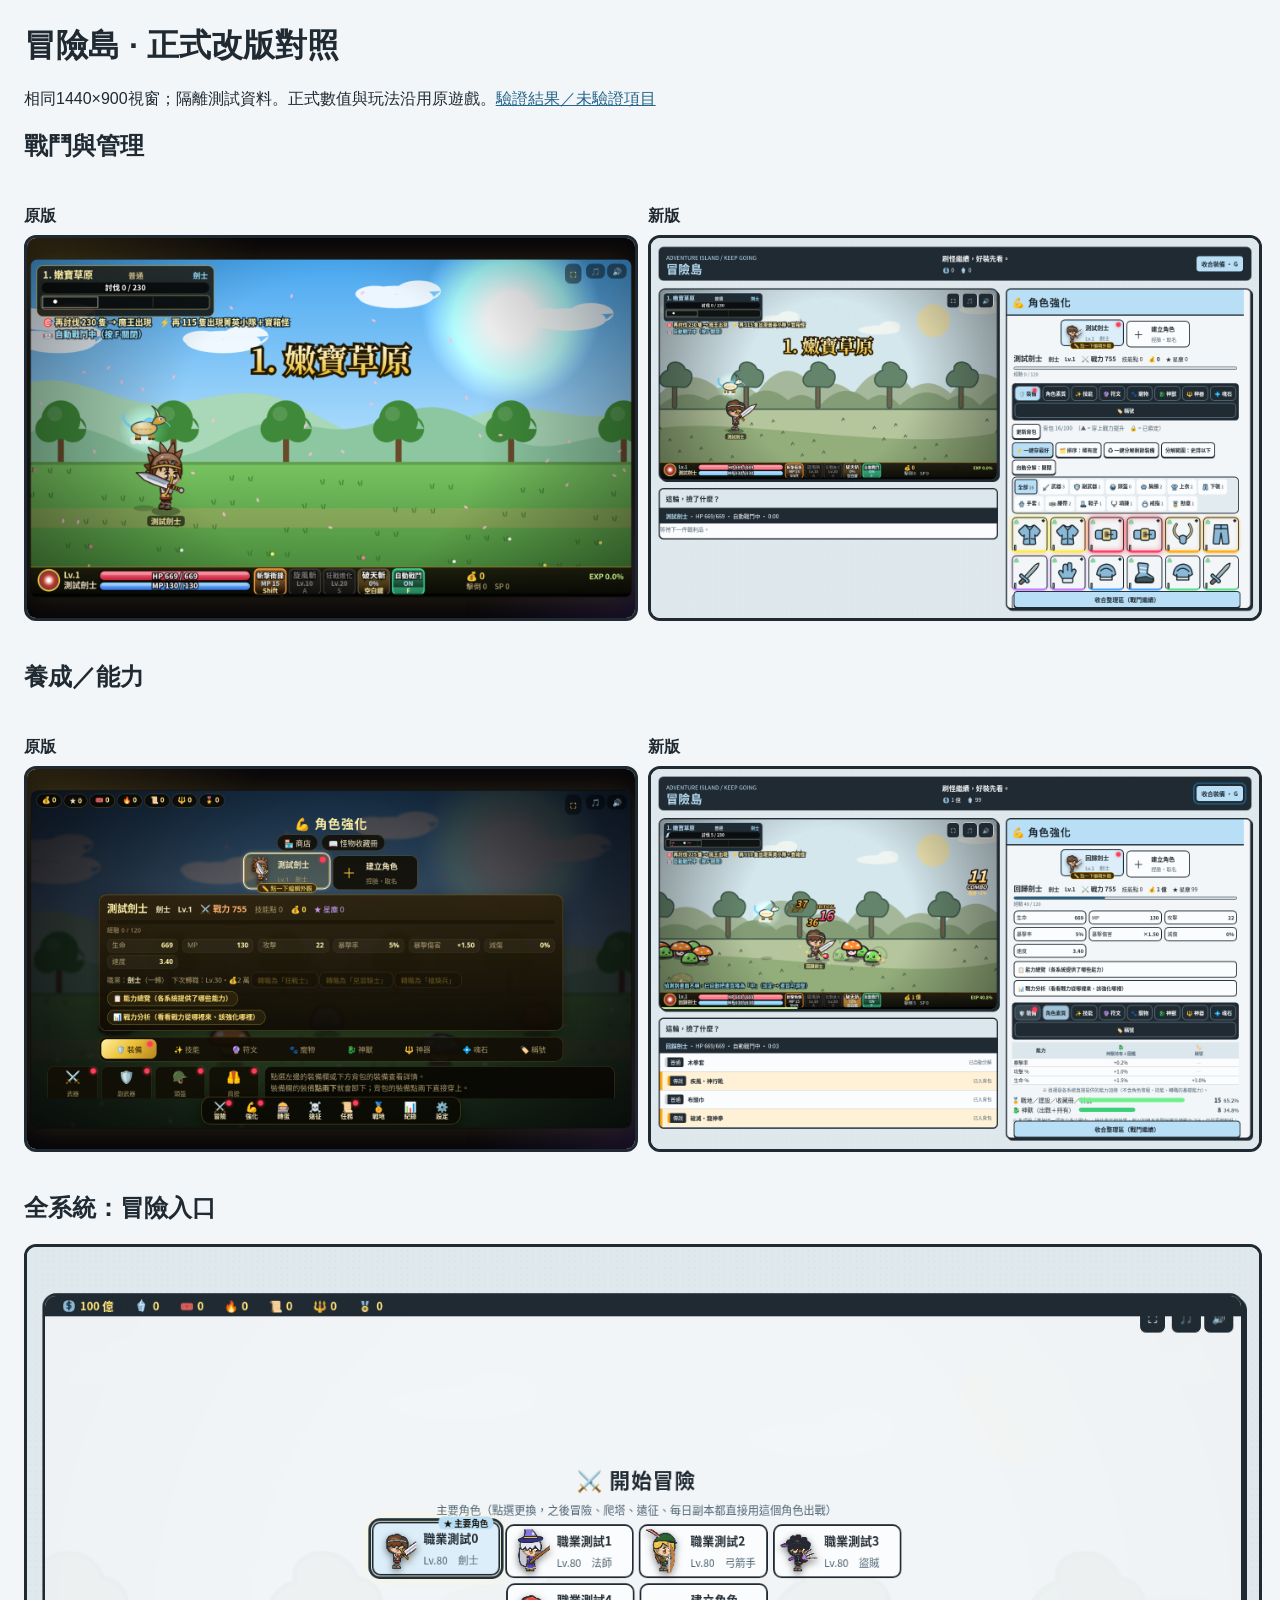
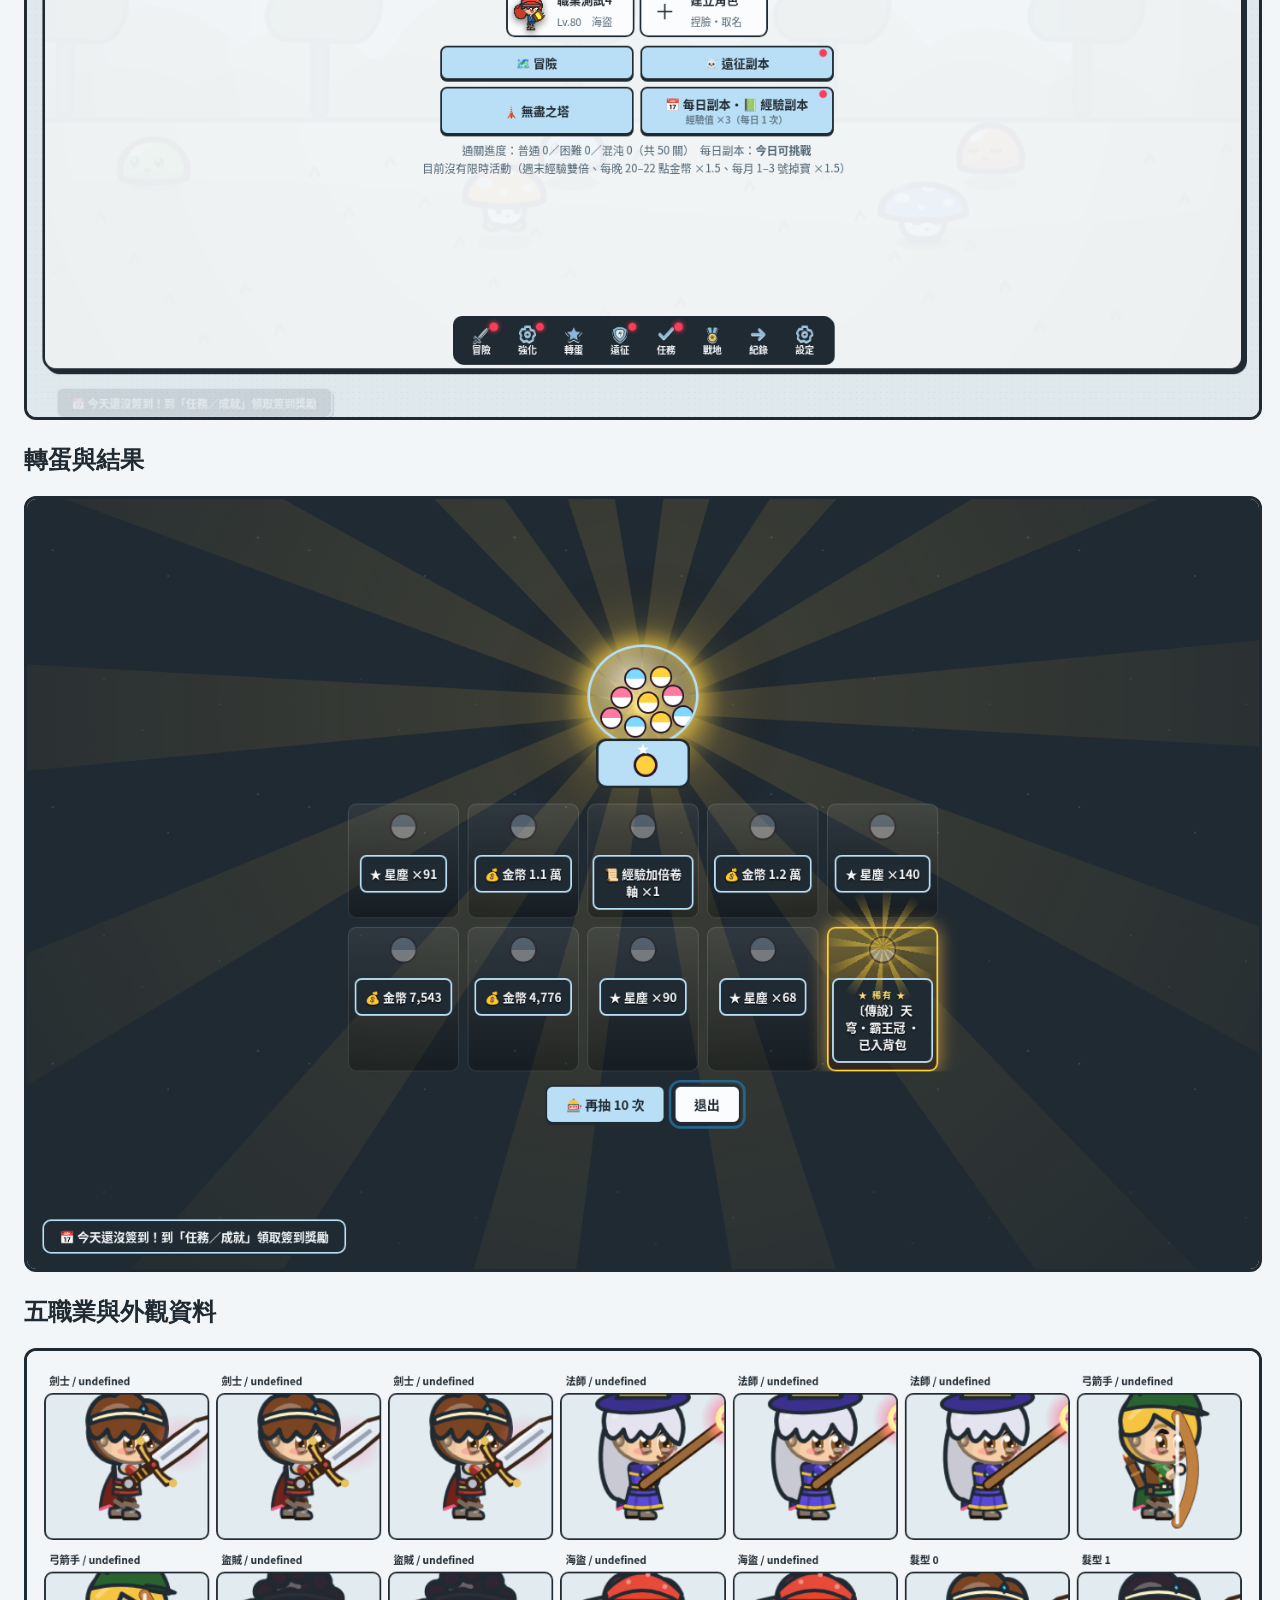
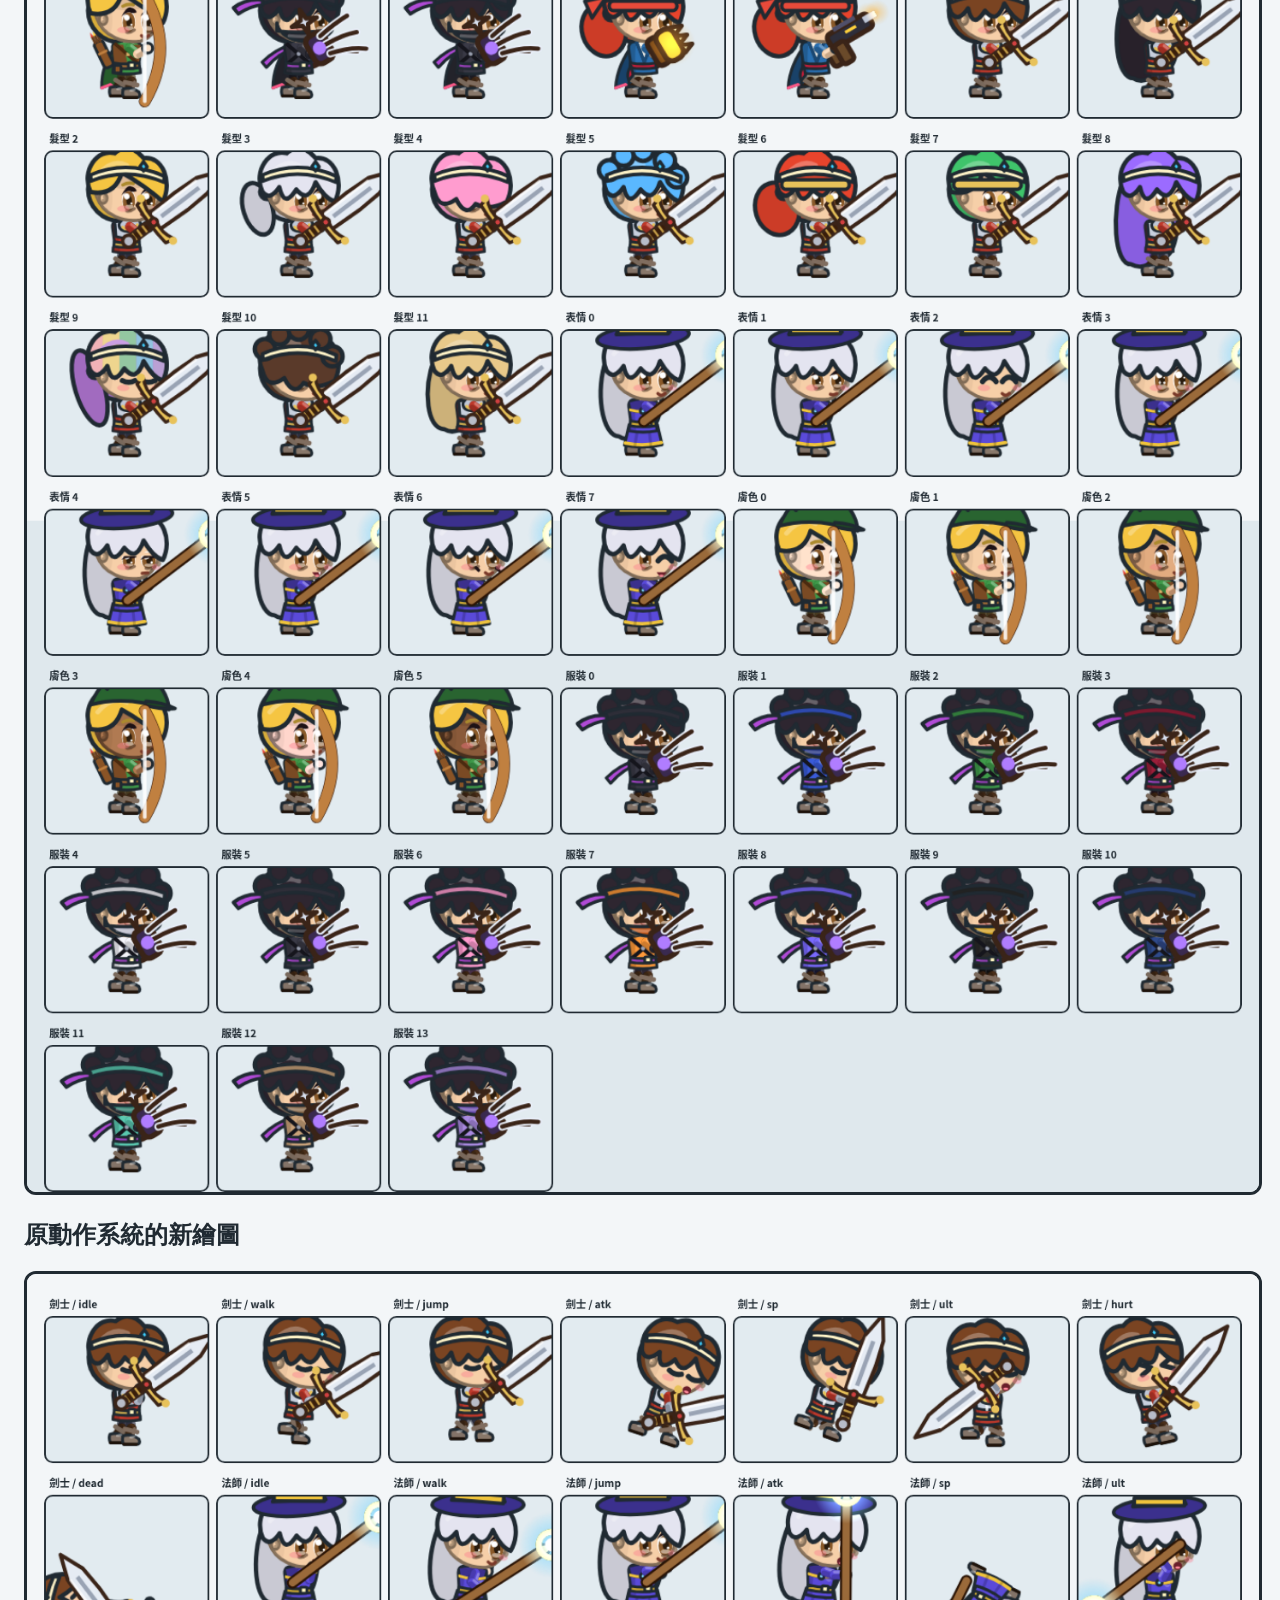
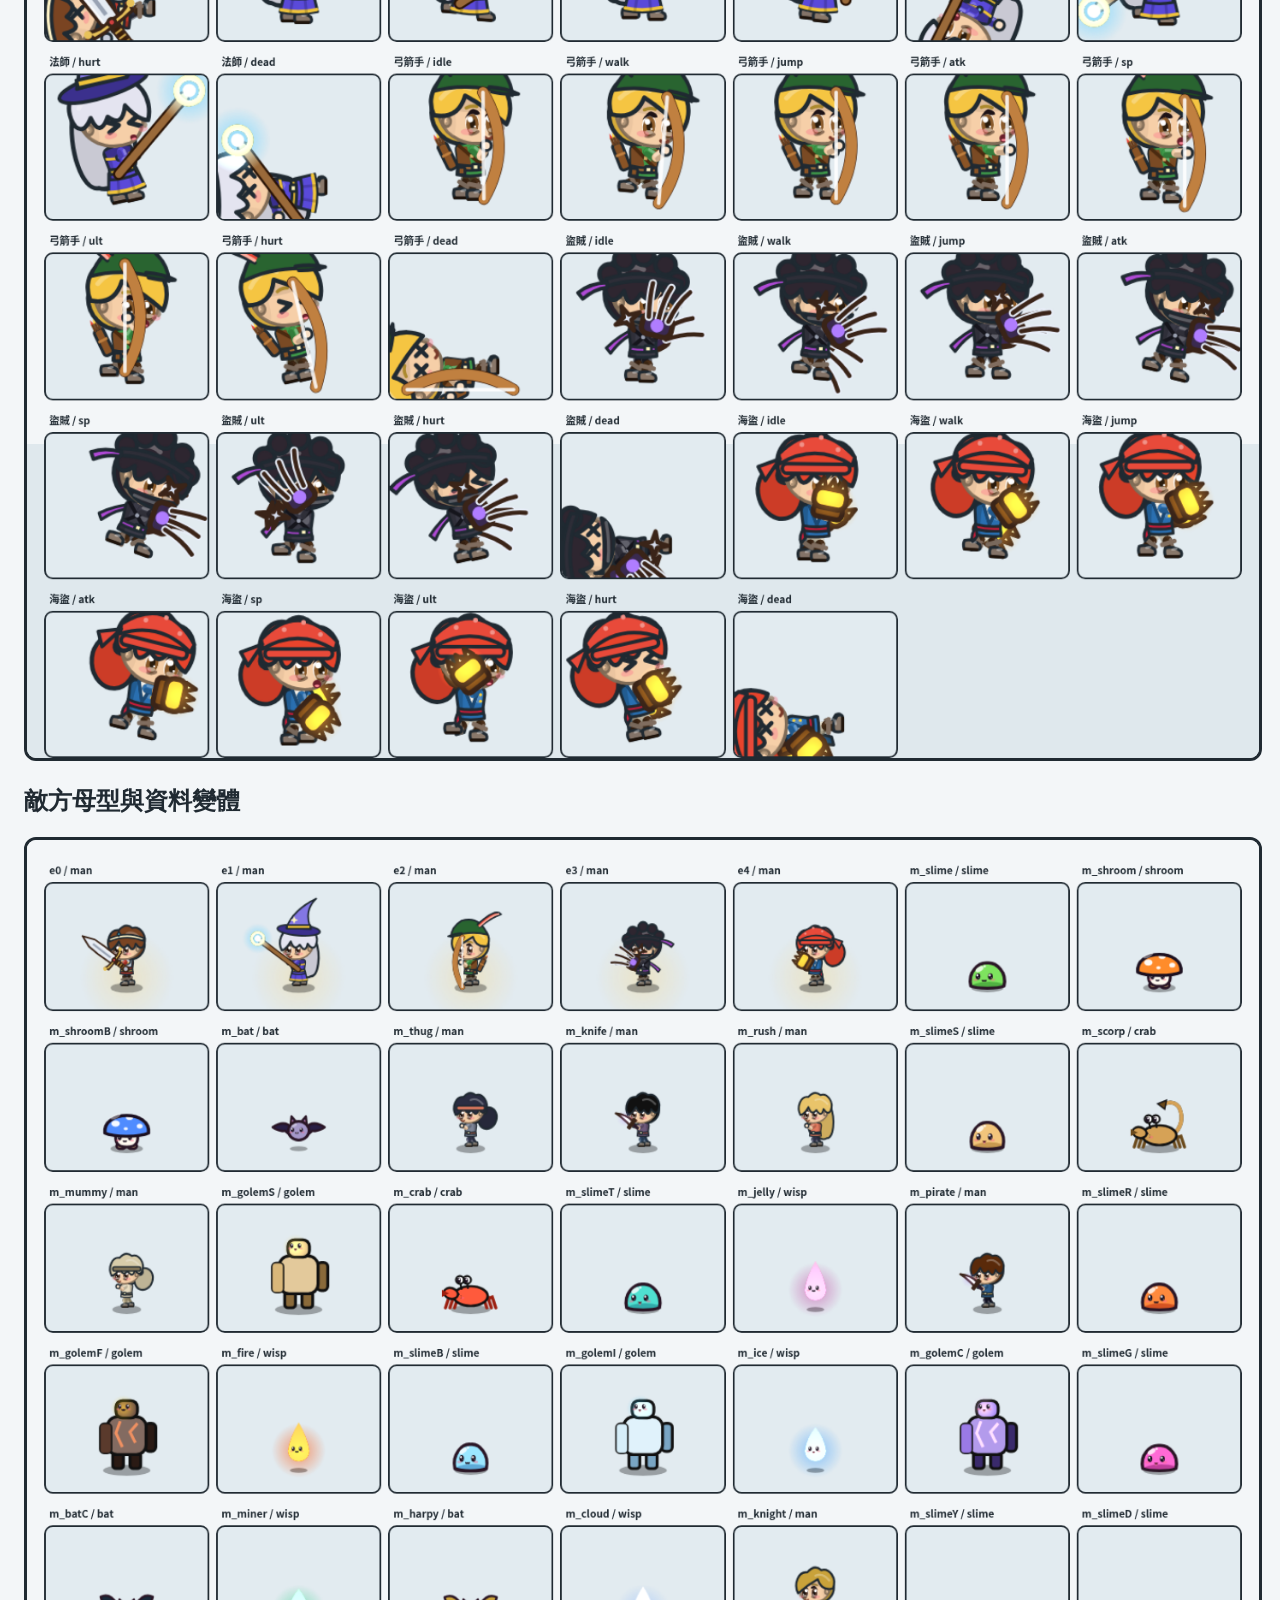
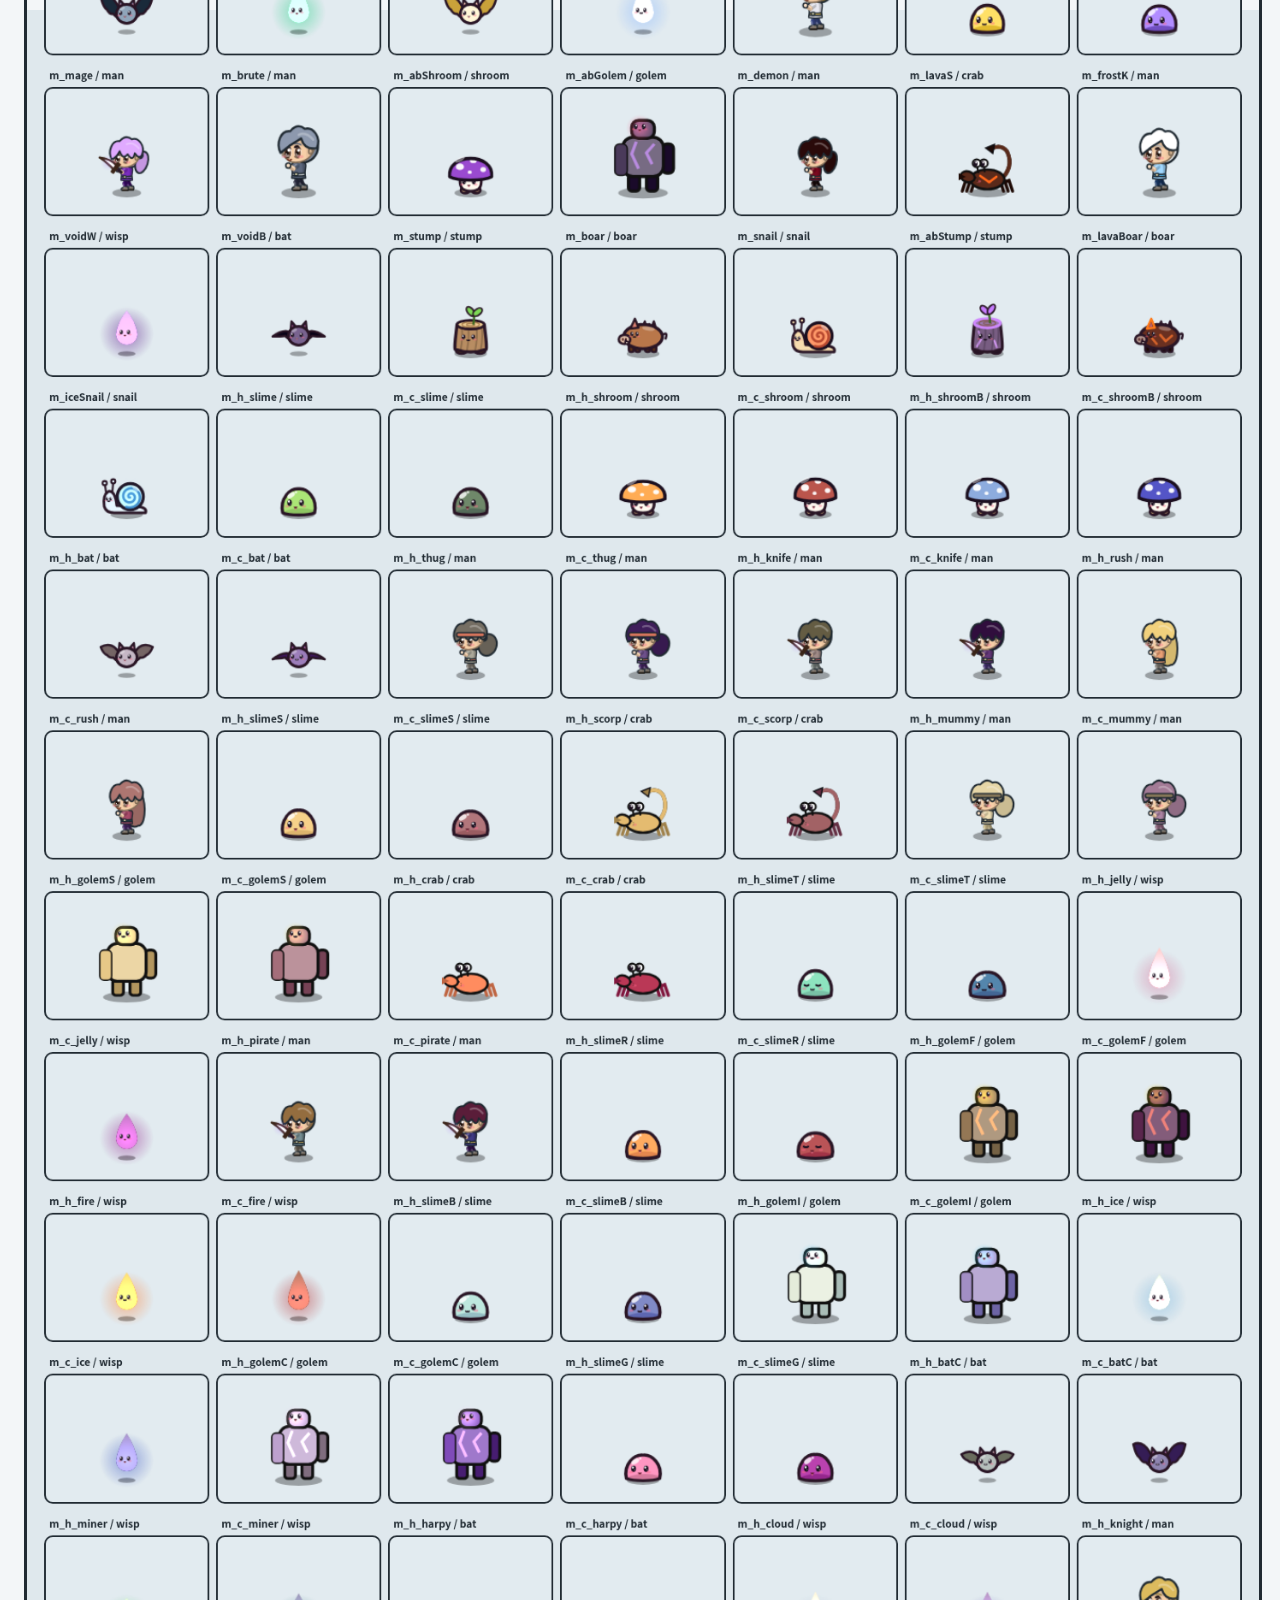
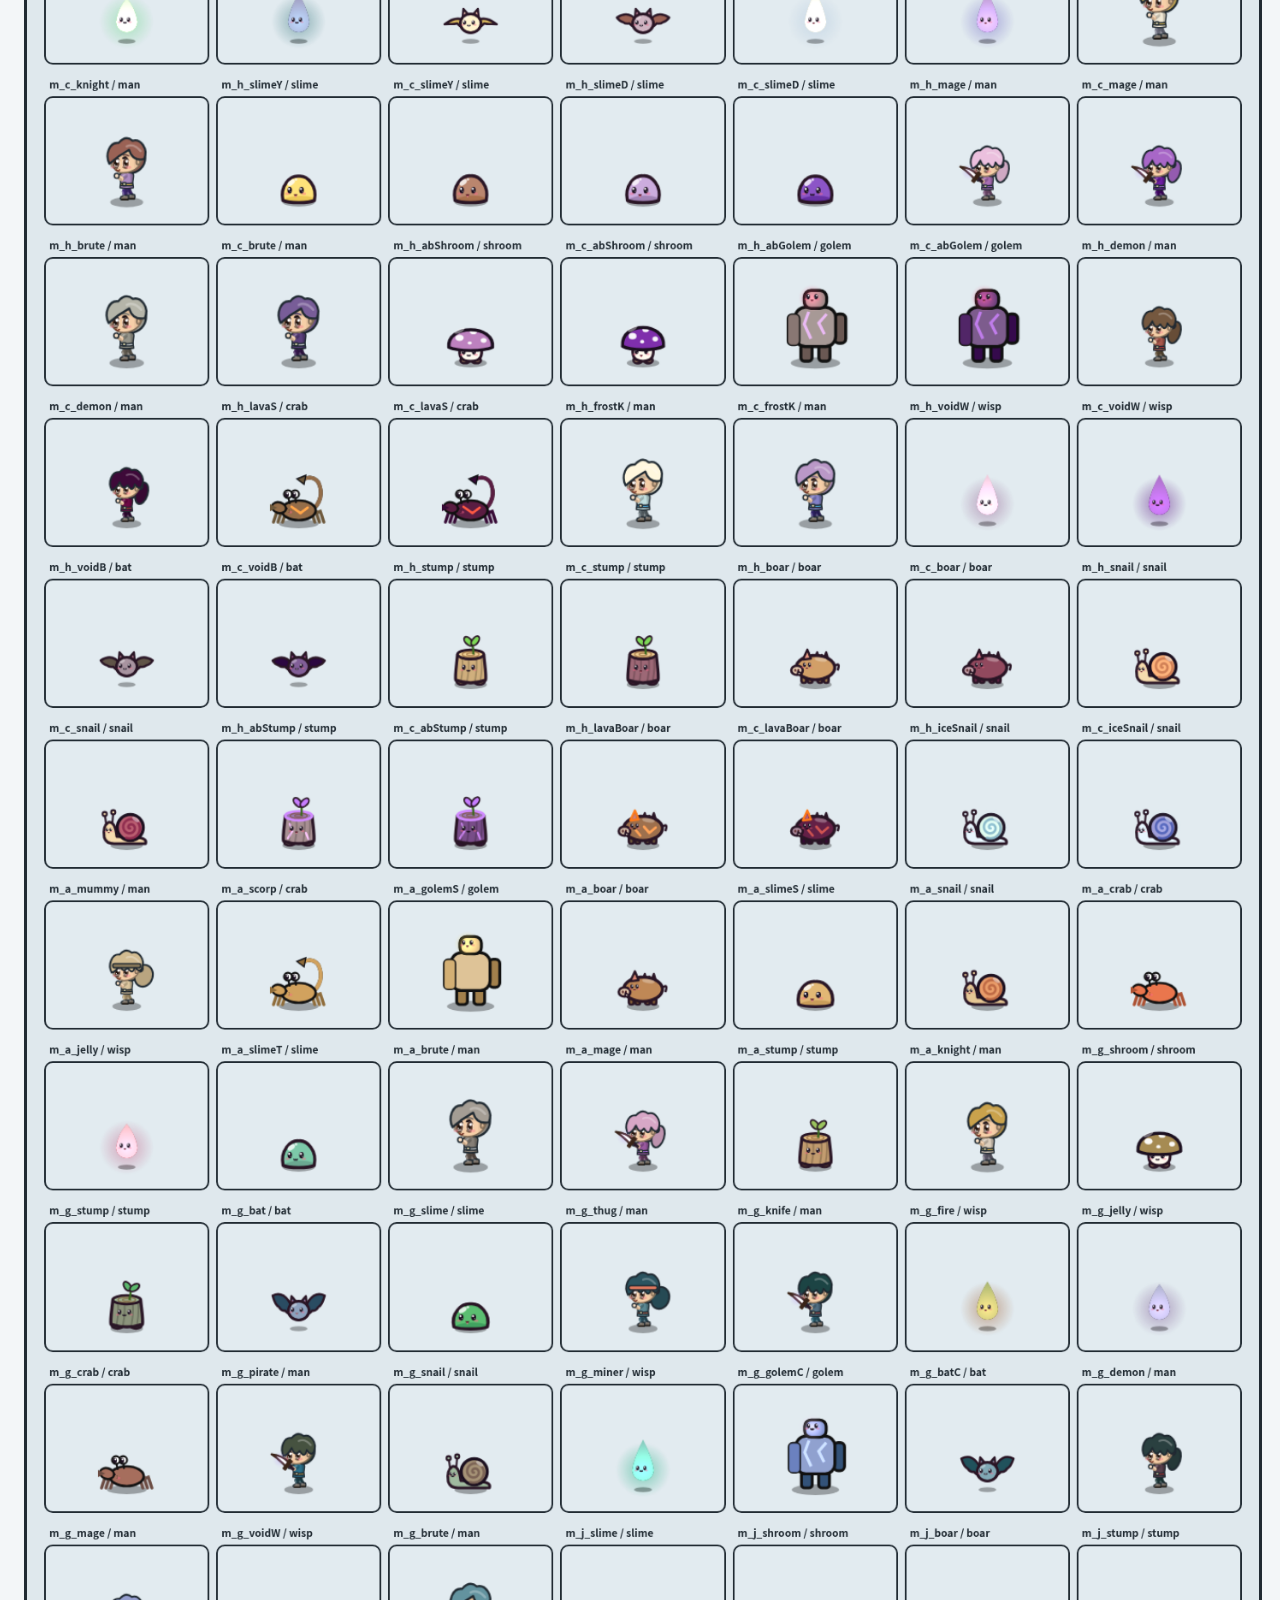
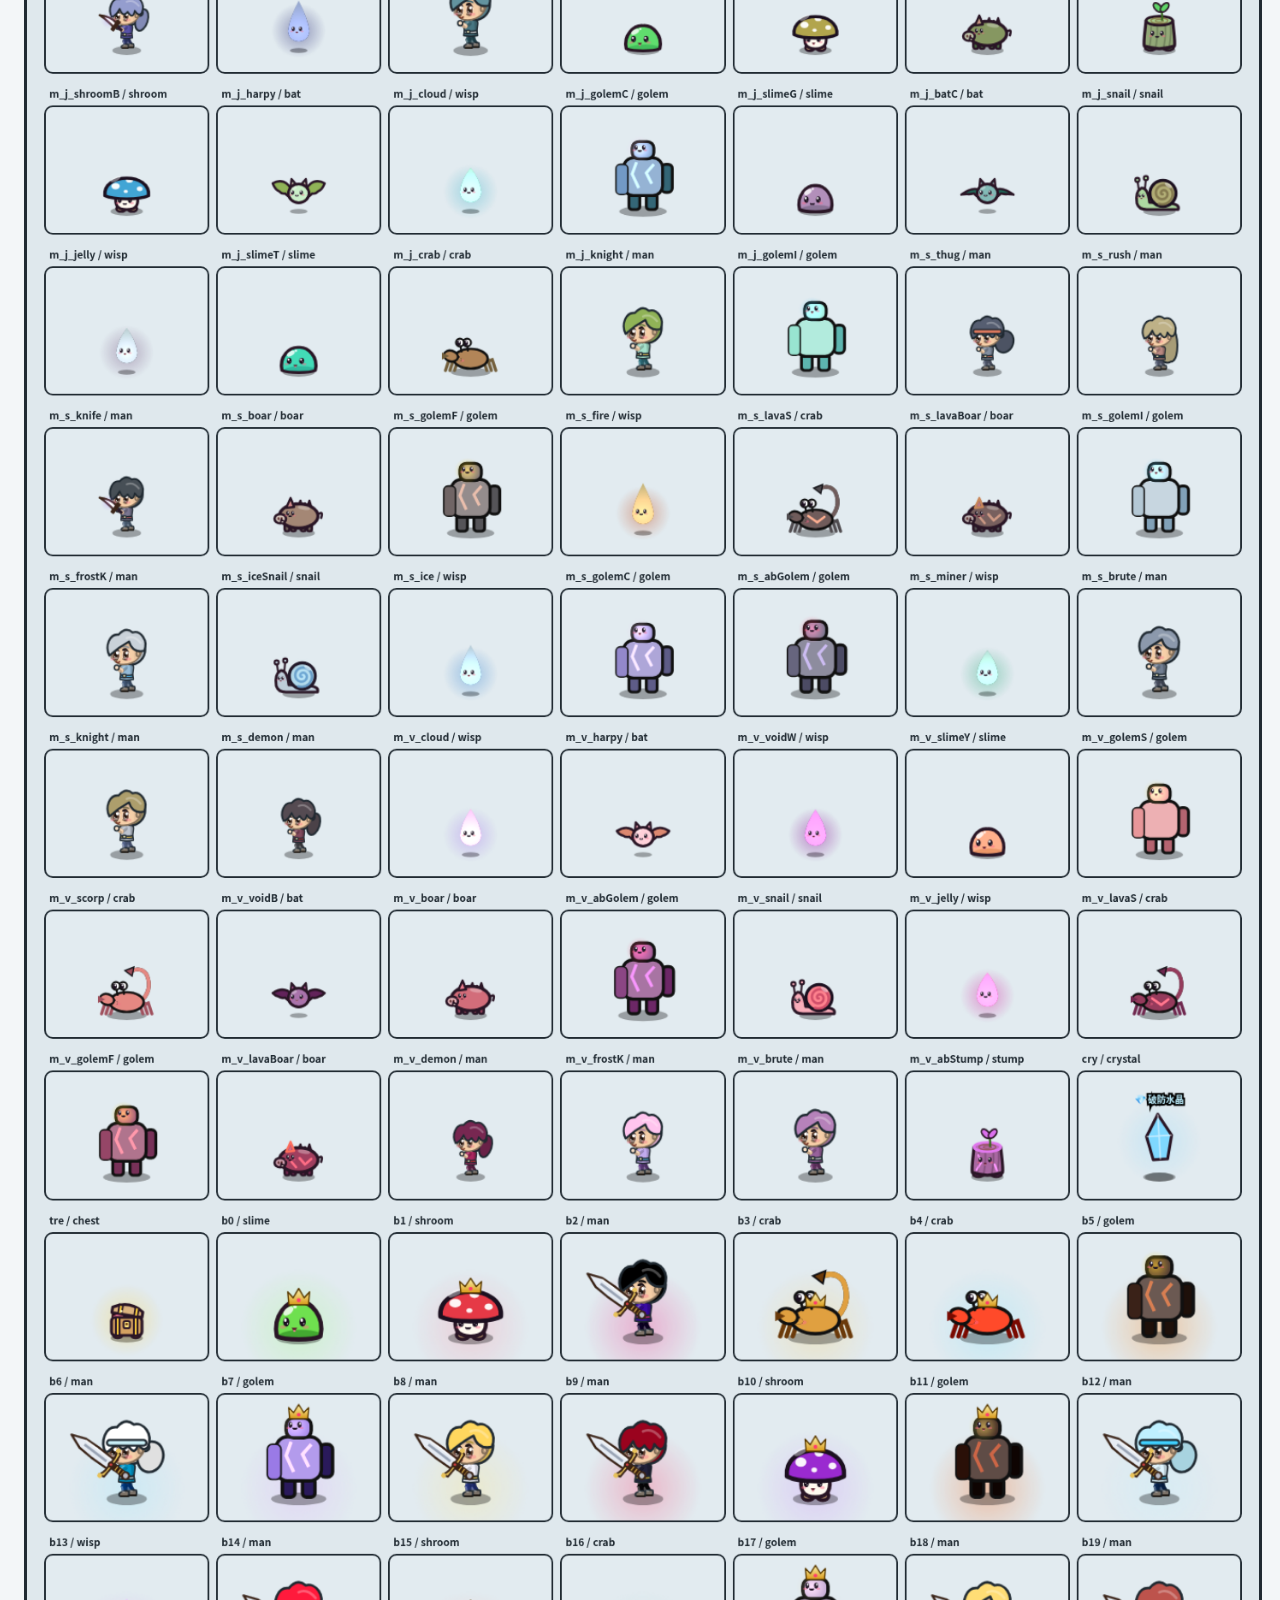
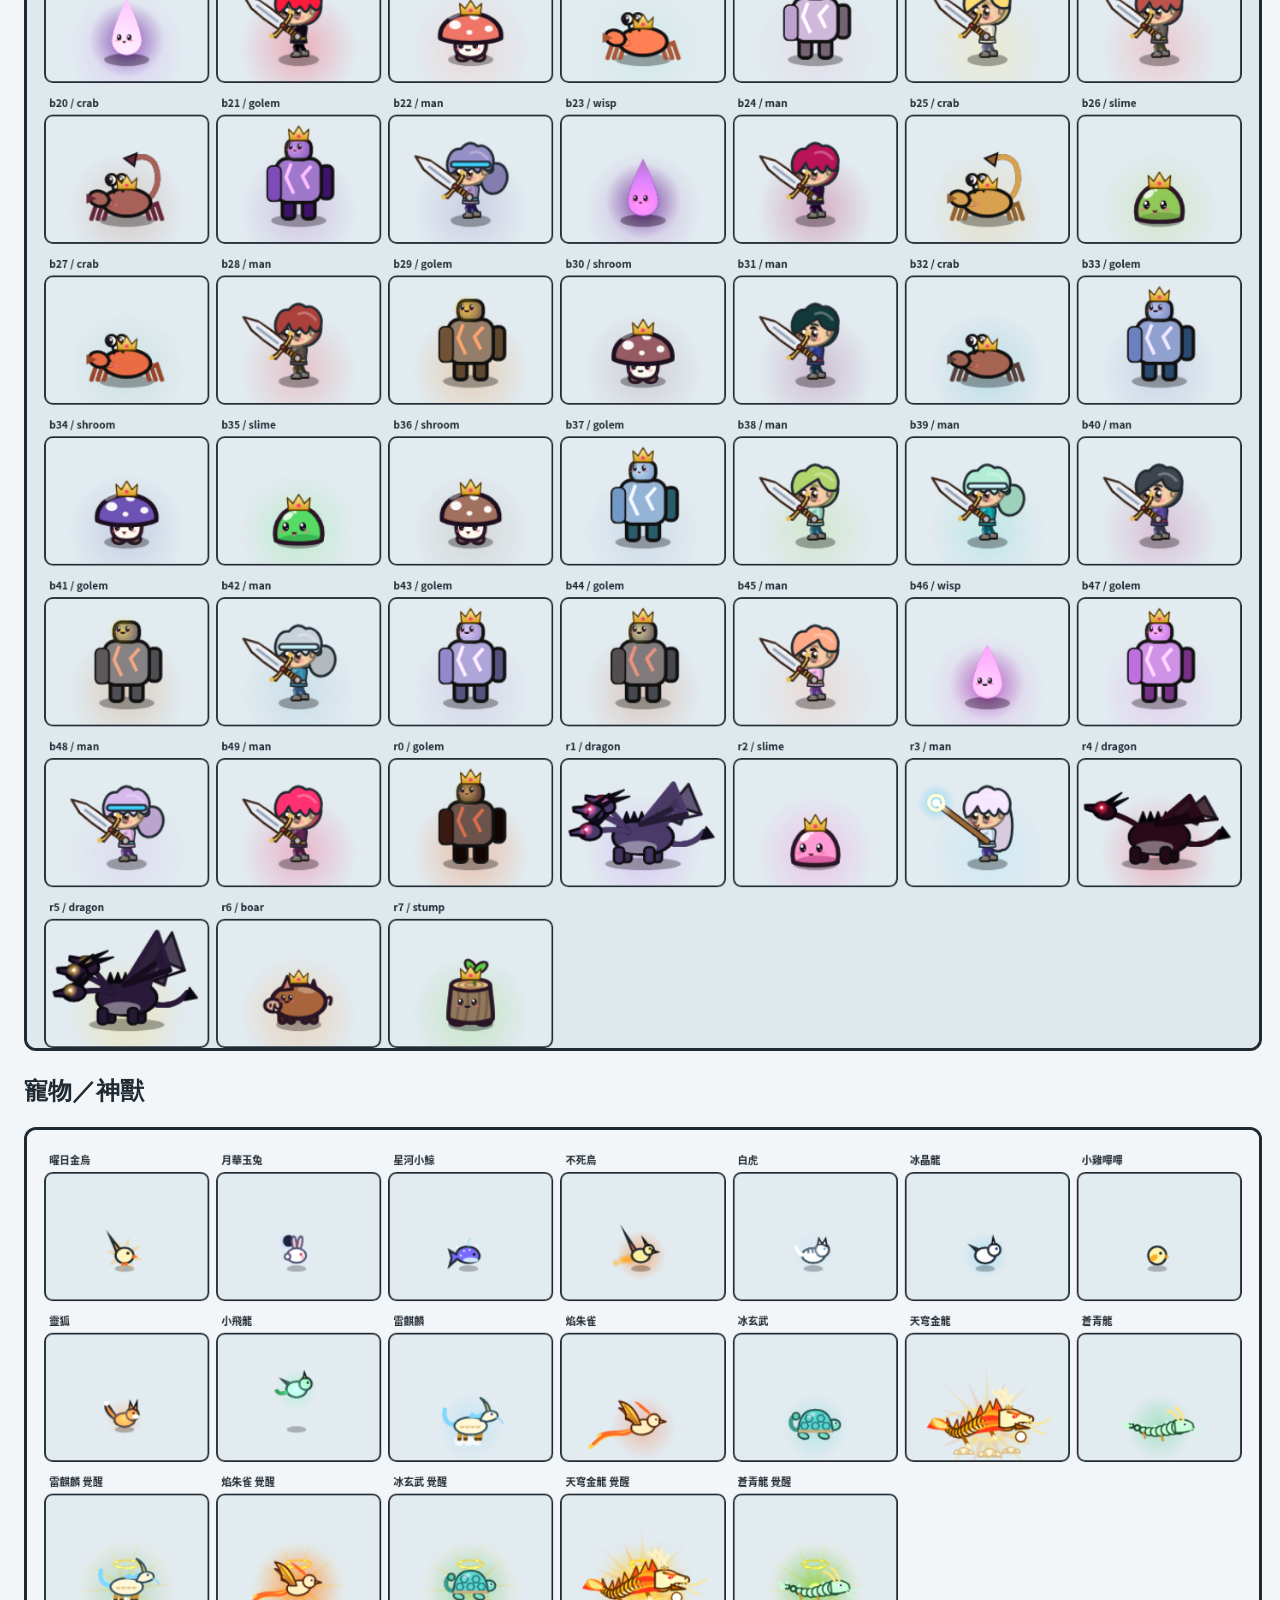
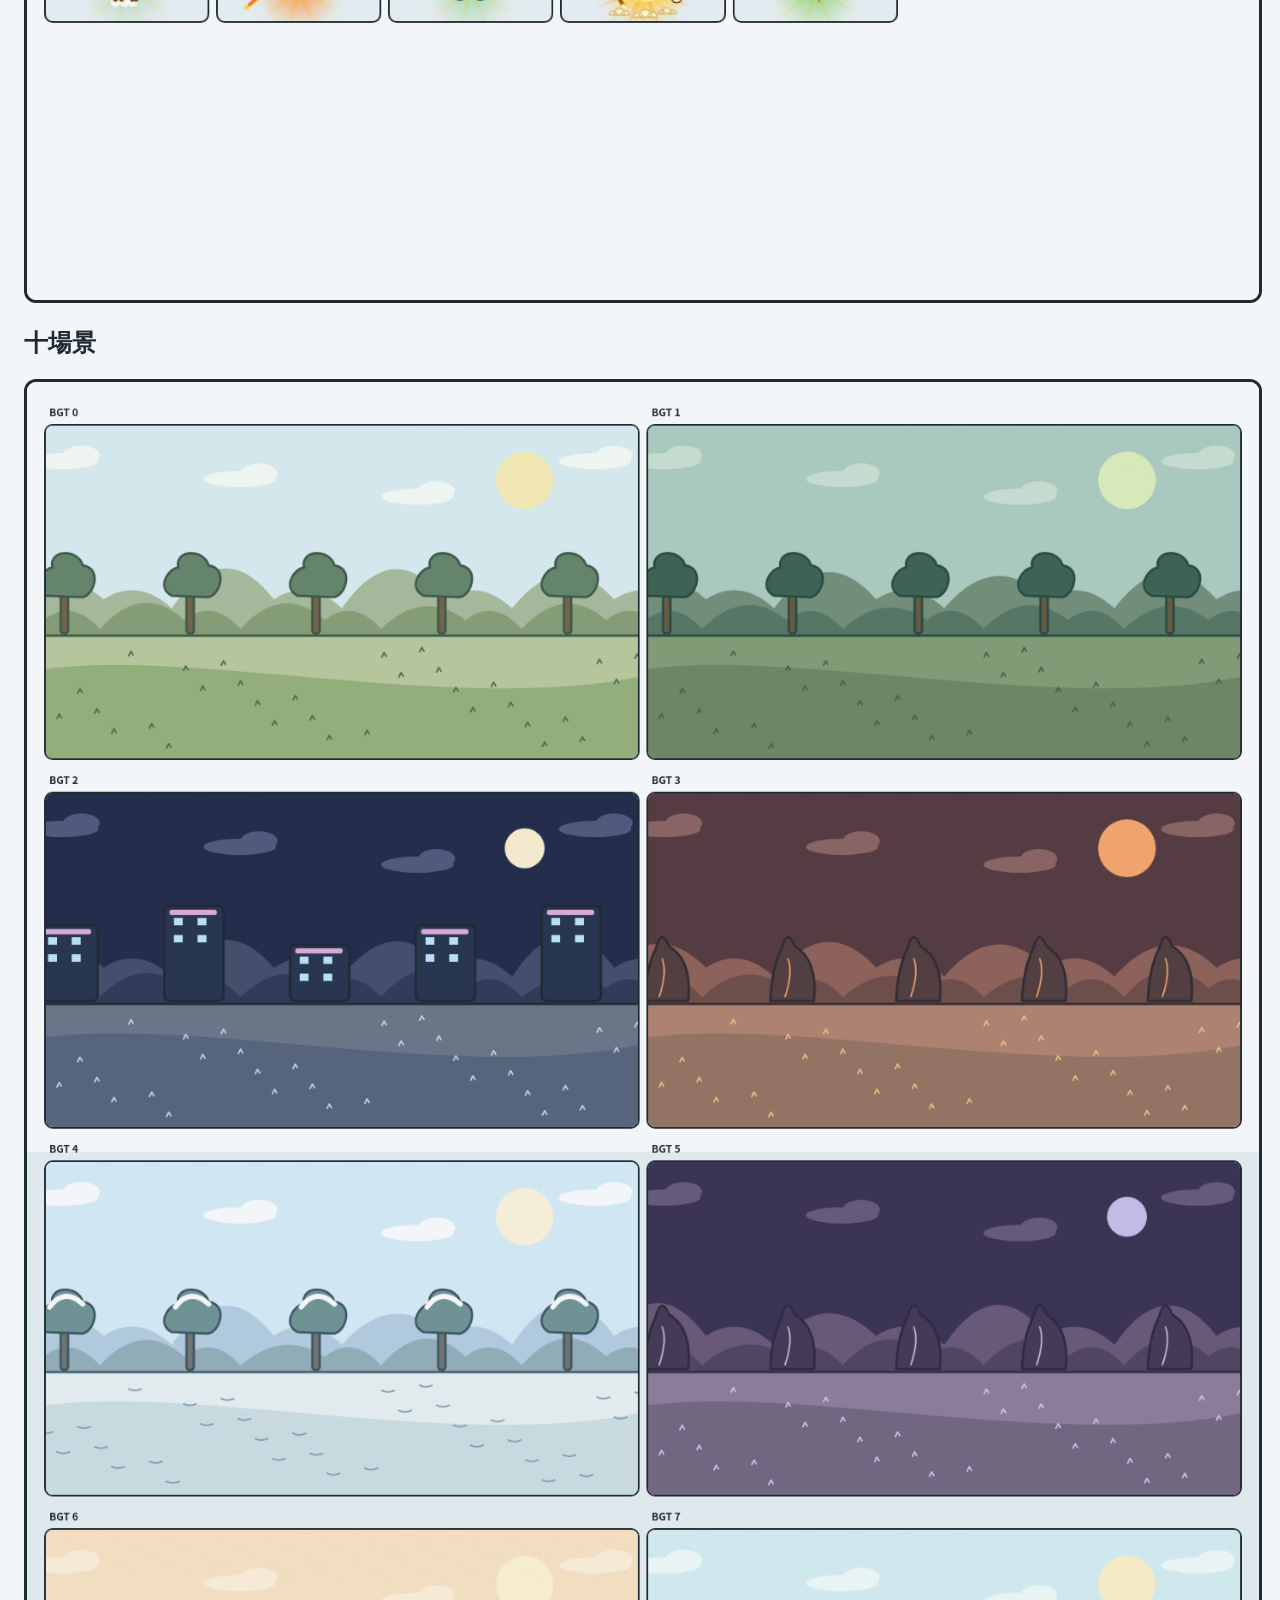
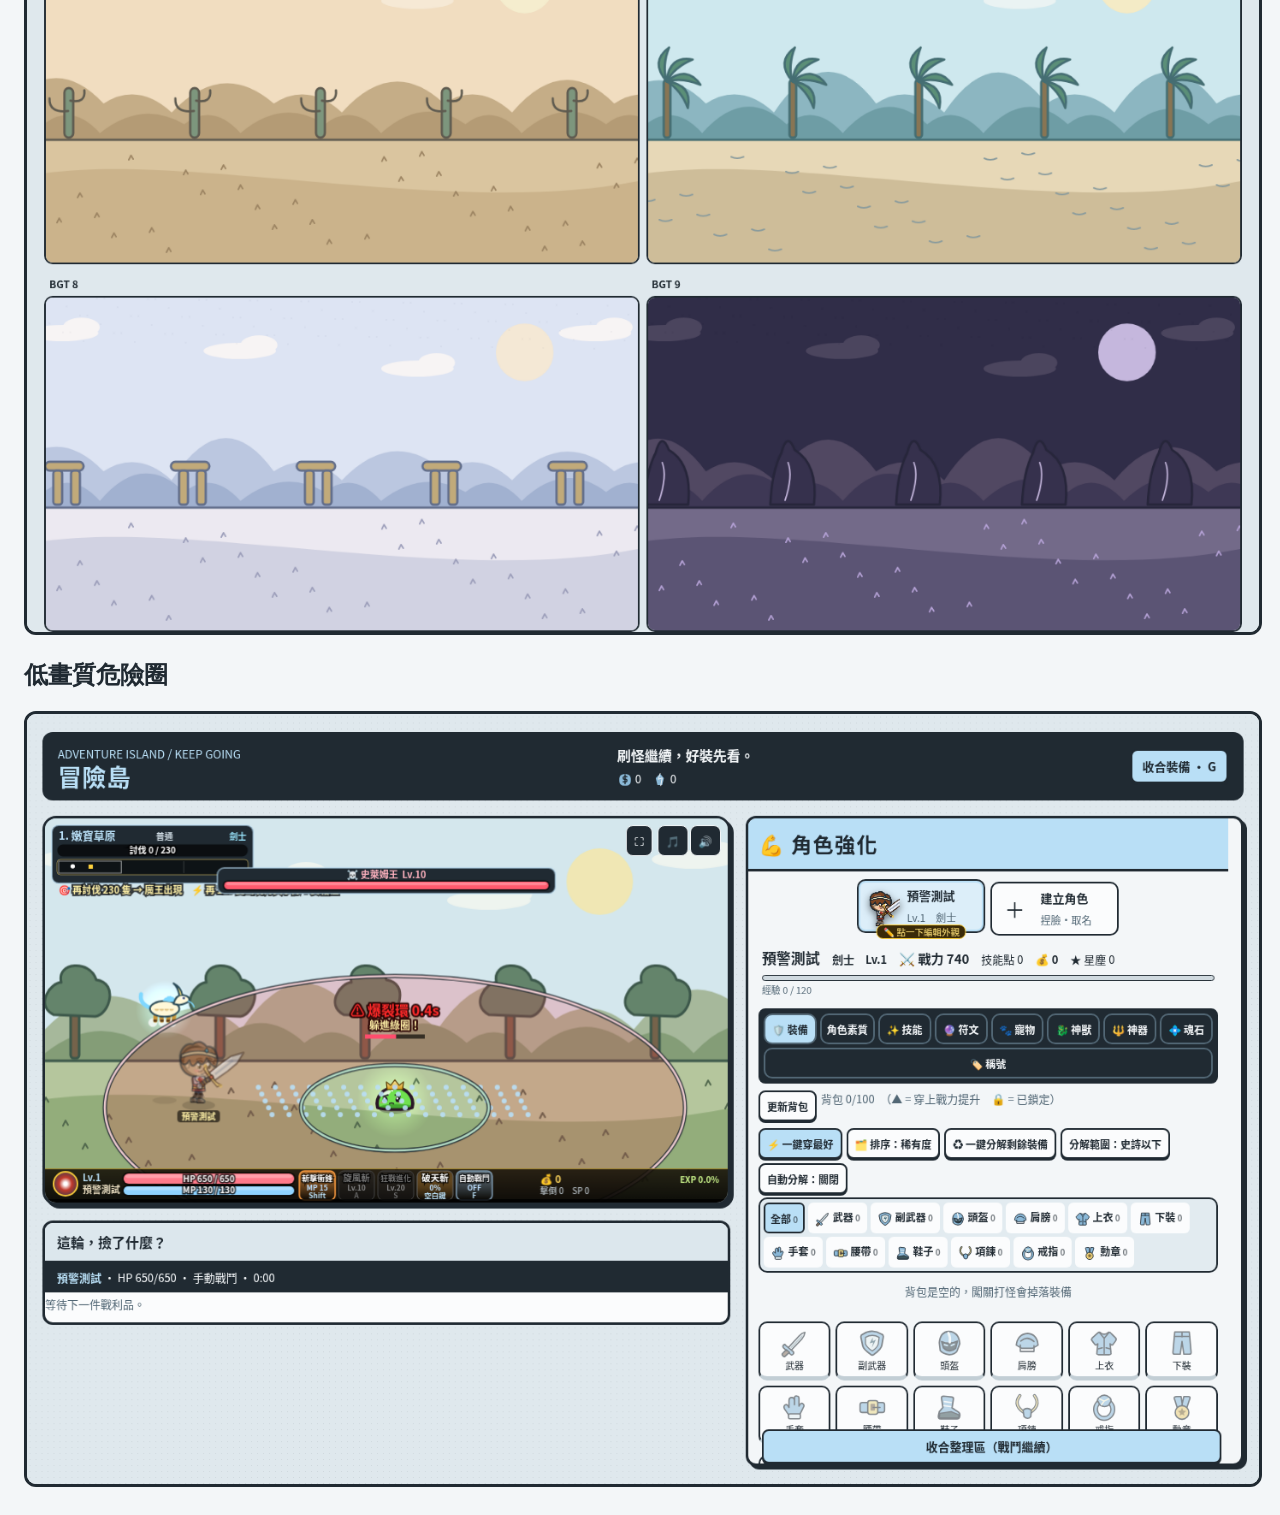
<file: docs/reviews/implementation/COMPARISON.html>
<!doctype html><html lang="zh-Hant"><meta charset="utf-8"><title>冒險島 · 正式改版對照</title><style>body{font:16px sans-serif;background:#F3F6F8;color:#202A32;margin:24px}h1{font-weight:900}img{width:100%;height:auto;border:3px solid #202A32;border-radius:12px}.pair{display:grid;grid-template-columns:1fr 1fr;gap:16px}a{color:#24658B}figure{margin:16px 0}figcaption{font-weight:bold;margin:8px 0}@media(max-width:900px){.pair{display:block}}</style><h1>冒險島 · 正式改版對照</h1><p>相同1440×900視窗；隔離測試資料。正式數值與玩法沿用原遊戲。<a href="VALIDATION.md">驗證結果／未驗證項目</a></p>
<h2>戰鬥與管理</h2><div class="pair"><figure><figcaption>原版</figcaption><img src="before-battle.png" alt="原版戰鬥與管理"></figure><figure><figcaption>新版</figcaption><img src="after-battle.png" alt="新版戰鬥與管理"></figure></div>
<h2>養成／能力</h2><div class="pair"><figure><figcaption>原版</figcaption><img src="before-growth.png" alt="原版養成／能力"></figure><figure><figcaption>新版</figcaption><img src="after-stats.png" alt="新版養成／能力"></figure></div>
<h2>全系統：冒險入口</h2><figure><img src="system-m17.png" alt="全系統：冒險入口" loading="lazy"></figure>
<h2>轉蛋與結果</h2><figure><img src="gacha-results.png" alt="轉蛋與結果" loading="lazy"></figure>
<h2>五職業與外觀資料</h2><figure><img src="atlas-characters.png" alt="五職業與外觀資料" loading="lazy"></figure>
<h2>原動作系統的新繪圖</h2><figure><img src="atlas-motion.png" alt="原動作系統的新繪圖" loading="lazy"></figure>
<h2>敵方母型與資料變體</h2><figure><img src="atlas-enemies.png" alt="敵方母型與資料變體" loading="lazy"></figure>
<h2>寵物／神獸</h2><figure><img src="atlas-companions.png" alt="寵物／神獸" loading="lazy"></figure>
<h2>十場景</h2><figure><img src="atlas-worlds.png" alt="十場景" loading="lazy"></figure>
<h2>低畫質危險圈</h2><figure><img src="warning-l-nova.png" alt="低畫質危險圈" loading="lazy"></figure>
</html>
</file>
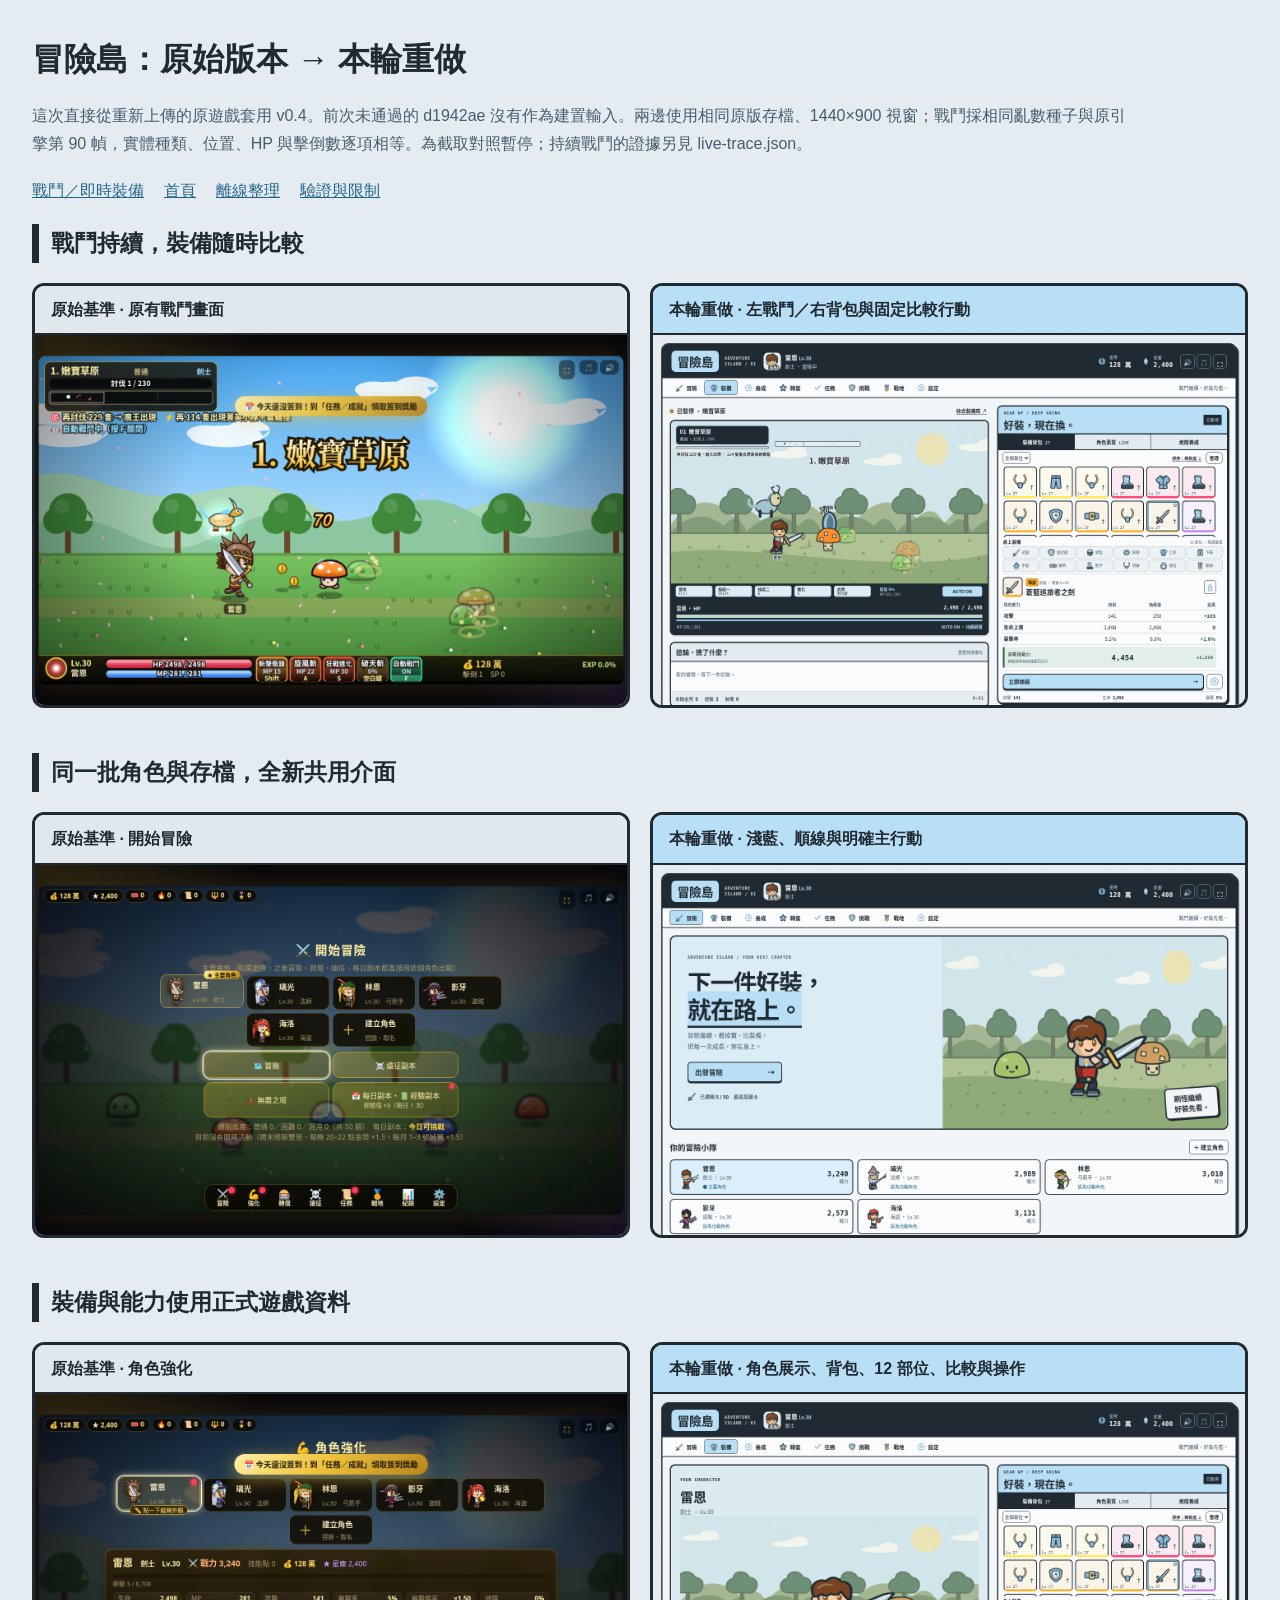
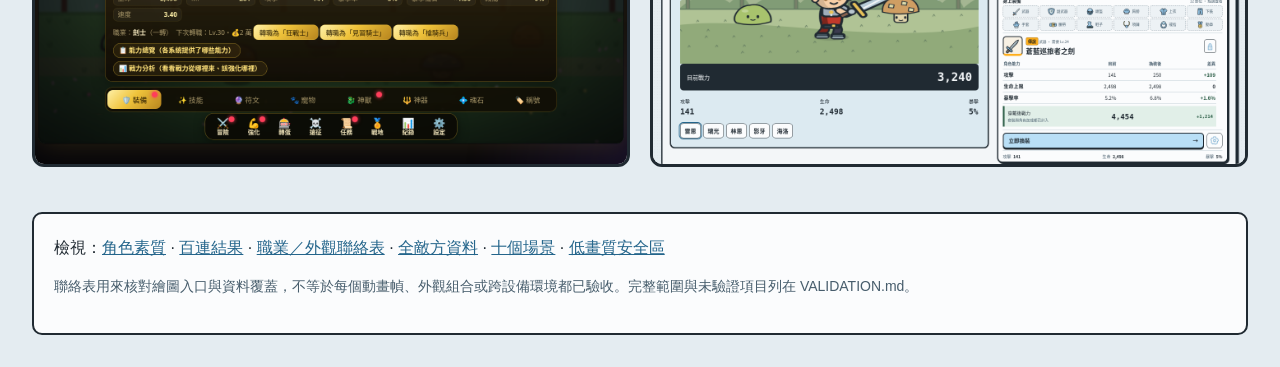
<file: docs/reviews/redo/COMPARISON.html>
<!doctype html><html lang="zh-Hant"><meta charset="utf-8"><meta name="viewport" content="width=device-width,initial-scale=1"><title>冒險島：原始版本與本輪重做對照</title><style>*{box-sizing:border-box}body{margin:0;background:#e4ecf1;color:#202a32;font:16px/1.7 "Noto Sans CJK TC","Microsoft JhengHei",sans-serif}main{max-width:1880px;margin:auto;padding:32px}h1{font-size:32px;margin:0 0 12px}p{max-width:1100px;color:#475d6c}a{color:#24658b}nav{display:flex;gap:20px;margin:20px 0}.pair{display:grid;grid-template-columns:1fr 1fr;gap:20px;margin:20px 0 45px}.pair figure{margin:0;background:#fbfcfd;border:3px solid #202a32;border-radius:12px;overflow:hidden}.pair figcaption{font-weight:800;padding:10px 16px;background:#b9dff6;border-bottom:2px solid #202a32}.pair figure:first-child figcaption{background:#e1e8ed}.pair img{display:block;width:100%;height:auto}h2{font-size:23px;border-left:7px solid #202a32;padding-left:12px}.note{font-size:14px}.links{padding:20px;background:#fbfcfd;border:2px solid #202a32;border-radius:10px}@media(max-width:900px){main{padding:16px}.pair{grid-template-columns:1fr}}</style><main><h1>冒險島：原始版本 → 本輪重做</h1><p>這次直接從重新上傳的原遊戲套用 v0.4。前次未通過的 d1942ae 沒有作為建置輸入。兩邊使用相同原版存檔、1440×900 視窗；戰鬥採相同亂數種子與原引擎第 90 幀，實體種類、位置、HP 與擊倒數逐項相等。為截取對照暫停；持續戰鬥的證據另見 live-trace.json。</p><nav><a href="#battle">戰鬥／即時裝備</a><a href="#home">首頁</a><a href="#gear">離線整理</a><a href="VALIDATION.md">驗證與限制</a></nav><h2 id="battle">戰鬥持續，裝備隨時比較</h2><section class="pair battle"><figure><figcaption>原始基準 · 原有戰鬥畫面</figcaption><a href="screenshots/compare-before-battle.png"><img src="screenshots/compare-before-battle.png" alt="原版正式戰鬥"></a></figure><figure><figcaption>本輪重做 · 左戰鬥／右背包與固定比較行動</figcaption><a href="screenshots/compare-after-battle.png"><img src="screenshots/compare-after-battle.png" alt="本輪正式戰鬥及右側固定比較"></a></figure></section><h2 id="home">同一批角色與存檔，全新共用介面</h2><section class="pair"><figure><figcaption>原始基準 · 開始冒險</figcaption><a href="screenshots/compare-before-home.png"><img src="screenshots/compare-before-home.png" alt="原版首頁"></a></figure><figure><figcaption>本輪重做 · 淺藍、順線與明確主行動</figcaption><a href="screenshots/compare-after-home.png"><img src="screenshots/compare-after-home.png" alt="新版正式首頁"></a></figure></section><h2 id="gear">裝備與能力使用正式遊戲資料</h2><section class="pair"><figure><figcaption>原始基準 · 角色強化</figcaption><a href="screenshots/compare-before-gear.png"><img src="screenshots/compare-before-gear.png" alt="原版裝備管理"></a></figure><figure><figcaption>本輪重做 · 角色展示、背包、12 部位、比較與操作</figcaption><a href="screenshots/compare-after-gear.png"><img src="screenshots/compare-after-gear.png" alt="新版裝備管理"></a></figure></section><div class="links">檢視：<a href="screenshots/stats.png">角色素質</a> · <a href="screenshots/gacha-100.png">百連結果</a> · <a href="screenshots/atlas-characters.png">職業／外觀聯絡表</a> · <a href="screenshots/atlas-enemies.png">全敵方資料</a> · <a href="screenshots/atlas-worlds.png">十個場景</a> · <a href="screenshots/warning-l-nova.png">低畫質安全區</a><p class="note">聯絡表用來核對繪圖入口與資料覆蓋，不等於每個動畫幀、外觀組合或跨設備環境都已驗收。完整範圍與未驗證項目列在 VALIDATION.md。</p></div></main></html>
</file>
